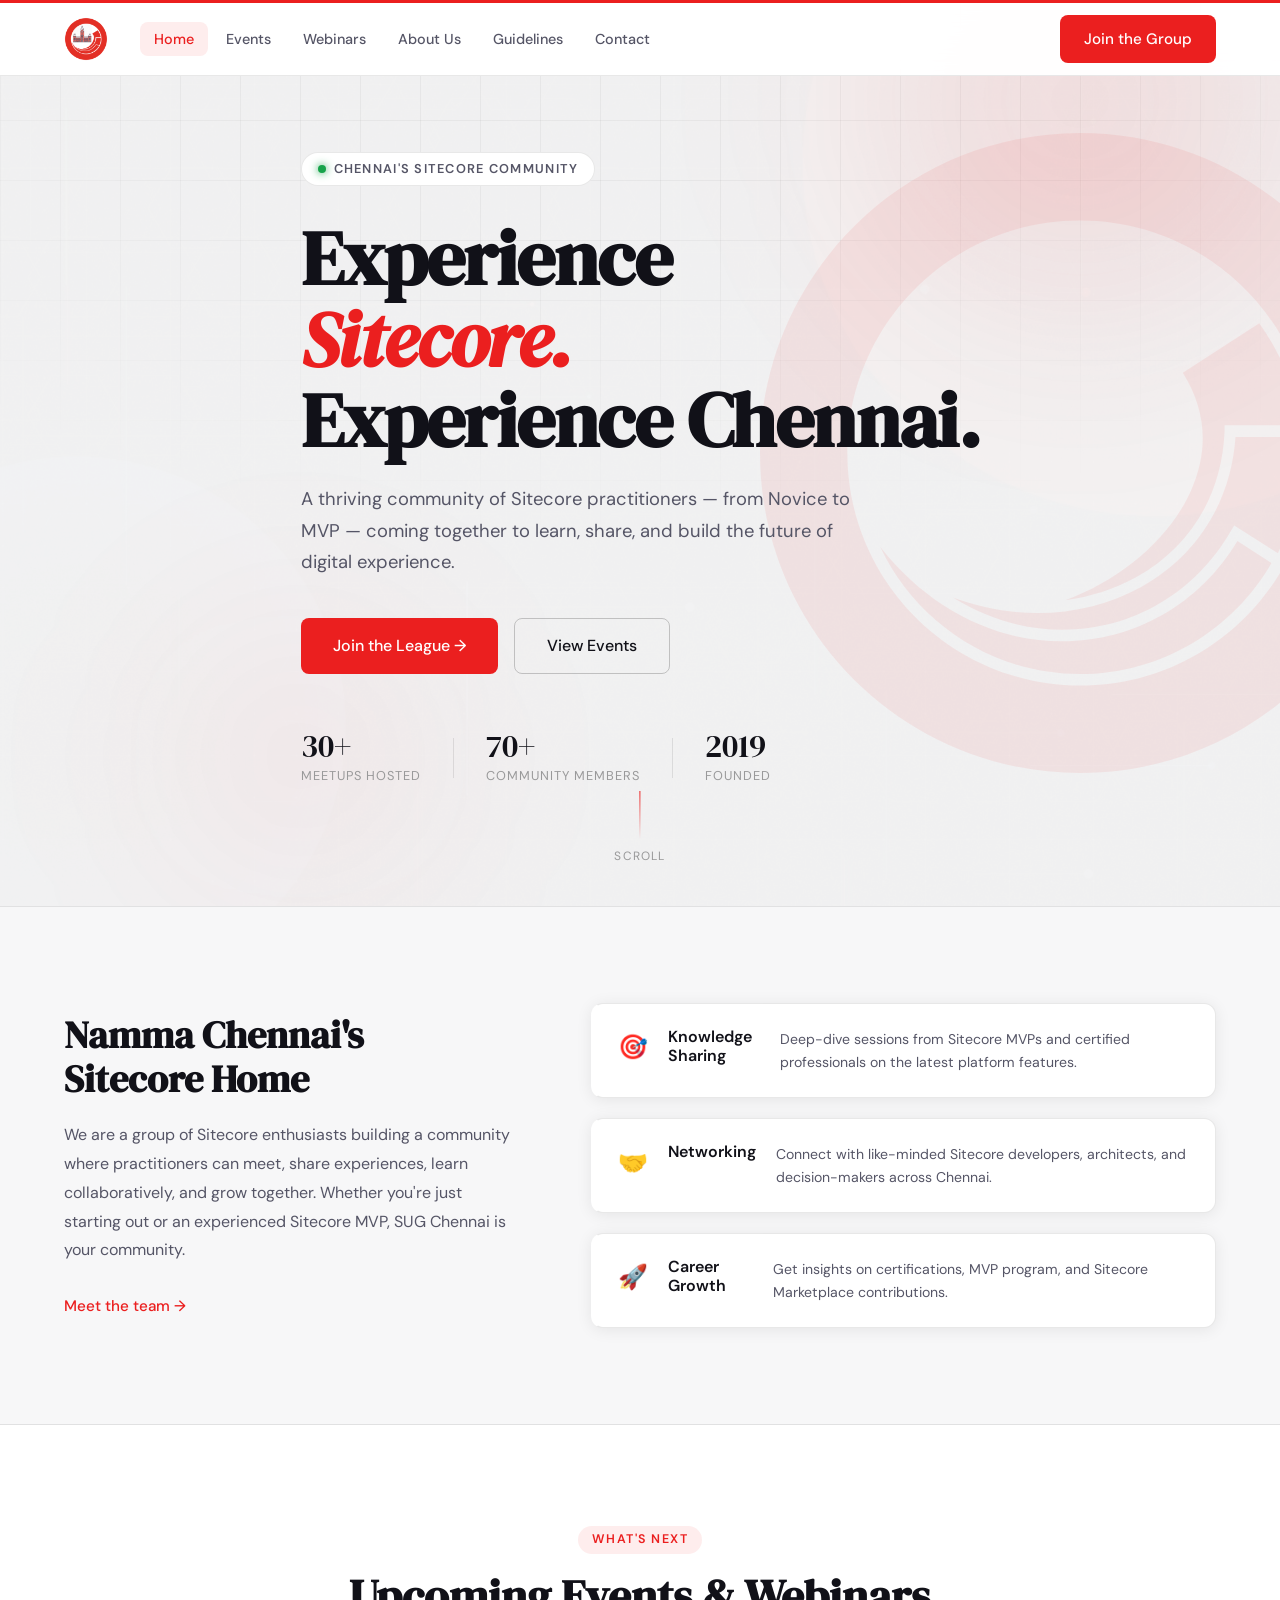
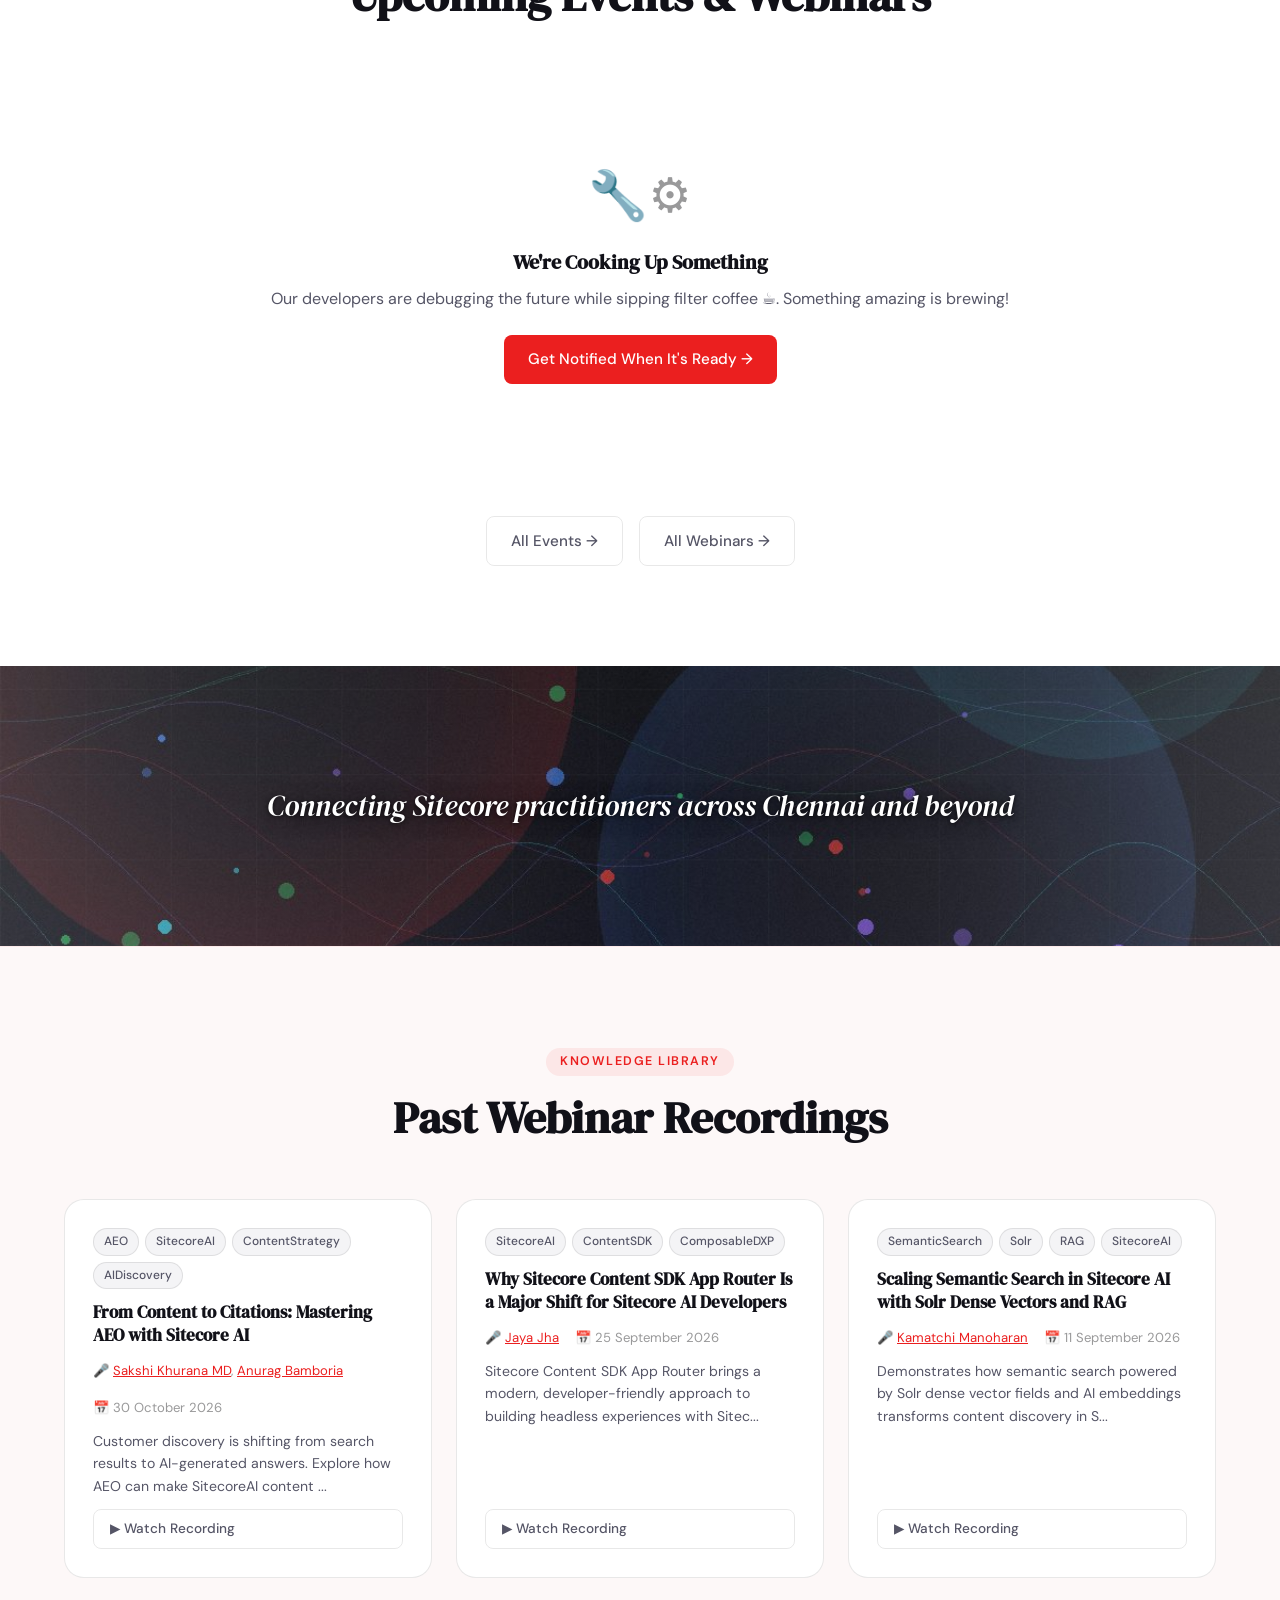
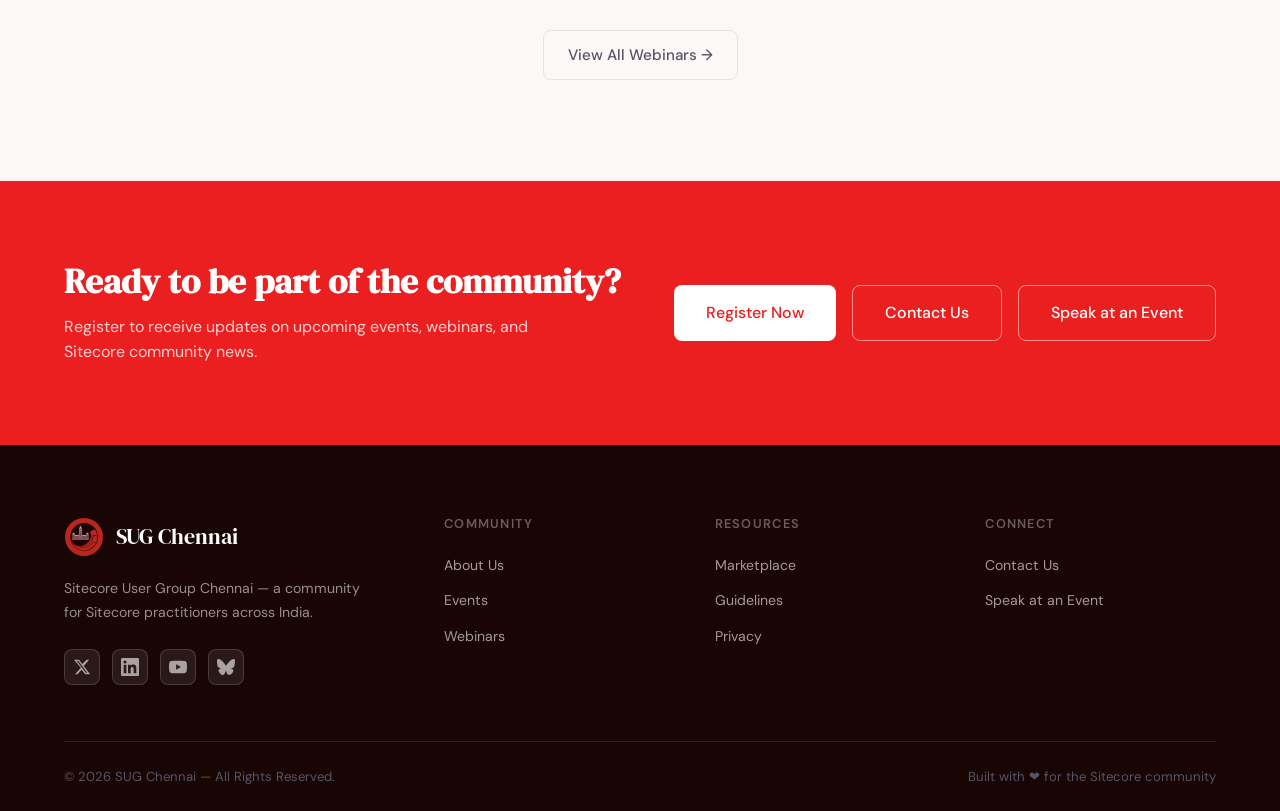
<file: index.html>
<!DOCTYPE html>
<html lang="en-IN">
<head>
  <meta charset="UTF-8"/>
  <meta http-equiv="X-UA-Compatible" content="IE=edge"/>
  <meta name="viewport" content="width=device-width, initial-scale=1.0"/>
  <!-- SEO -->
  <meta name="description" content="SUG Chennai is a community of Sitecore practitioners in India sharing knowledge through meetups, webinars, and open-source contributions."/>
  <meta name="keywords" content="Sitecore User Group, SUG Chennai, Sitecore community India, Sitecore meetup Chennai, XM Cloud, Sitecore webinar"/>
  <meta name="robots" content="index, follow"/>
  <link rel="canonical" href="https://www.sugchennai.co.in/"/>
  <!-- Open Graph -->
  <meta property="og:type" content="website"/>
  <meta property="og:site_name" content="SUG Chennai"/>
  <meta property="og:url" content="https://www.sugchennai.co.in/"/>
  <meta property="og:title" content="SUG Chennai – Sitecore User Group"/>
  <meta property="og:description" content="Experience Sitecore, Experience Chennai. Join the SUG Chennai community of Sitecore practitioners across India."/>
  <meta property="og:image" content="https://www.sugchennai.co.in/images/SugChennaiFullLogo.png"/>
  <meta property="og:locale" content="en_IN"/>
  <!-- Twitter Card -->
  <meta name="twitter:card" content="summary_large_image"/>
  <meta name="twitter:site" content="@sugchennai"/>
  <meta name="twitter:title" content="SUG Chennai – Sitecore User Group"/>
  <meta name="twitter:description" content="Experience Sitecore, Experience Chennai. Join the SUG Chennai community of Sitecore practitioners across India."/>
  <meta name="twitter:image" content="https://www.sugchennai.co.in/images/SugChennaiFullLogo.png"/>
  <title>SUG Chennai – Sitecore User Group</title>
  <meta property="og:url" content="https://www.sugchennai.co.in"/>
  <meta property="og:image" content="https://www.sugchennai.co.in/images/SugChennaiFullLogo.png"/>
  <meta name="twitter:image" content="https://www.sugchennai.co.in/images/SugChennaiFullLogo.png"/>
  <link rel="icon" href="images/favicon.png"/>
  <link rel="preconnect" href="https://fonts.googleapis.com"/>
  <link rel="preconnect" href="https://fonts.gstatic.com" crossorigin/>
  <link href="https://fonts.googleapis.com/css2?family=DM+Serif+Display:ital@0;1&family=DM+Sans:ital,opsz,wght@0,9..40,300;0,9..40,400;0,9..40,500;0,9..40,600;1,9..40,300&display=swap" rel="stylesheet"/>
  <link rel="stylesheet" href="style.css"/>

  <!-- Structured Data: Organization + WebSite -->
  <script type="application/ld+json">
  {
    "@context": "https://schema.org",
    "@graph": [
      {
        "@type": "Organization",
        "@id": "https://www.sugchennai.co.in/#organization",
        "name": "SUG Chennai",
        "alternateName": "Sitecore User Group Chennai",
        "url": "https://www.sugchennai.co.in",
        "logo": "https://www.sugchennai.co.in/images/logo.png",
        "description": "SUG Chennai is a community of Sitecore practitioners in India sharing knowledge through meetups, webinars, and open-source contributions.",
        "foundingDate": "2019",
        "areaServed": "India",
        "sameAs": [
          "https://twitter.com/sugchennai",
          "https://www.linkedin.com/groups/8679823/",
          "https://www.youtube.com/channel/UCOzk19JDPhqL1rsR-O8bP-g",
          "https://bsky.app/profile/sugchennai.bsky.social",
          "https://www.meetup.com/sitecore-user-group-chennai/"
        ]
      },
      {
        "@type": "WebSite",
        "@id": "https://www.sugchennai.co.in/#website",
        "url": "https://www.sugchennai.co.in",
        "name": "SUG Chennai",
        "publisher": {
          "@id": "https://www.sugchennai.co.in/#organization"
        }
      }
    ]
  }
  </script>
</head>
<body>

  <!-- NAV -->
  <!-- CONSISTENT HEADER ACROSS ALL PAGES -->
  <nav class="nav" id="nav">
    <div class="nav-inner">
      <a href="index.html" class="nav-logo">
        <img src="images/logo.png" alt="SUG Chennai" onerror="this.style.display='none'; this.nextElementSibling.style.display='flex'"/>
        <span class="logo-text" style="display:none">SUG<span class="accent">.</span></span>
      </a>
      <ul class="nav-links">
        <li><a href="index.html" class="active">Home</a></li>
        <li><a href="events.html">Events</a></li>
        <li><a href="webinar.html">Webinars</a></li>
        <li><a href="about.html">About Us</a></li>
        <li><a href="community-guidelines.html">Guidelines</a></li>
        <!-- <li><a href="https://www.meetup.com/sitecore-user-group-chennai/" target="_blank">Meetup</a></li> -->
        <li><a href="contact.html">Contact</a></li>
      </ul>
      <a href="https://forms.gle/367UHdCedxhCTSmX6" target="_blank" class="btn btn-primary nav-cta">Join the Group</a>
      <button class="hamburger" id="hamburger"><span></span><span></span><span></span></button>
    </div>
    <div class="mobile-menu" id="mobileMenu">
      <ul>
        <li><a href="index.html" class="active">Home</a></li>
        <li><a href="events.html">Events</a></li>
        <li><a href="webinar.html">Webinars</a></li>
        <li><a href="about.html">About Us</a></li>
        <li><a href="community-guidelines.html">Guidelines</a></li>
        <!-- <li><a href="https://www.meetup.com/sitecore-user-group-chennai/" target="_blank">Meetup</a></li> -->
        <li><a href="contact.html">Contact</a></li>
      </ul>
    </div>
  </nav>

  <!-- HERO -->
  <section class="hero">
    <div class="hero-bg">
      <div class="hero-img-bg"></div>
      <div class="hero-grid"></div>
      <div class="hero-orb hero-orb-1"></div>
      <div class="hero-orb hero-orb-2"></div>
      <!-- Sitecore logo — large decorative watermark, right side -->
      <img src="images/sitecorelogo.svg" class="hero-logo-watermark" alt="" aria-hidden="true"/>
    </div>
    <div class="container hero-content">
      <div class="hero-badge animate-in" style="animation-delay:0.1s">
        <span class="badge-dot"></span> Chennai's Sitecore Community
      </div>
      <h1 class="hero-title animate-in" style="animation-delay:0.2s">
        Experience<br/><em>Sitecore.</em><br/>Experience Chennai.
      </h1>
      <p class="hero-sub animate-in" style="animation-delay:0.35s">
        A thriving community of Sitecore practitioners — from Novice to MVP — coming together to learn, share, and build the future of digital experience.
      </p>
      <div class="hero-actions animate-in" style="animation-delay:0.5s">
        <a href="https://forms.gle/367UHdCedxhCTSmX6" target="_blank" class="btn btn-primary btn-large">Join the League →</a>
        <a href="events.html" class="btn btn-ghost btn-large" style="border-color:rgba(0,0,0,0.2);color:var(--text);">View Events</a>
      </div>
      <div class="hero-stats animate-in" style="animation-delay:0.65s">
        <div class="stat"><span class="stat-num">30+</span><span class="stat-label">Meetups Hosted</span></div>
        <div class="stat-divider"></div>
        <div class="stat"><span class="stat-num">70+</span><span class="stat-label">Community Members</span></div>
        <div class="stat-divider"></div>
        <div class="stat"><span class="stat-num">2019</span><span class="stat-label">Founded</span></div>
      </div>
    </div>
    <div class="hero-scroll-indicator">
      <div class="scroll-line"></div>
      <span>Scroll</span>
    </div>
  </section>

  <!-- ABOUT STRIP -->
  <section class="about-strip">
    <div class="container">
      <div class="about-strip-inner">
        <div class="about-strip-text">
          <h2>Namma Chennai's<br/>Sitecore Home</h2>
          <p>We are a group of Sitecore enthusiasts building a community where practitioners can meet, share experiences, learn collaboratively, and grow together. Whether you're just starting out or an experienced Sitecore MVP, SUG Chennai is your community.</p>
          <a href="about.html" class="link-arrow">Meet the team →</a>
        </div>
        <div class="about-strip-features">
          <div class="feature-card">
            <div class="feature-icon">🎯</div>
            <h3>Knowledge Sharing</h3>
            <p>Deep-dive sessions from Sitecore MVPs and certified professionals on the latest platform features.</p>
          </div>
          <div class="feature-card">
            <div class="feature-icon">🤝</div>
            <h3>Networking</h3>
            <p>Connect with like-minded Sitecore developers, architects, and decision-makers across Chennai.</p>
          </div>
          <div class="feature-card">
            <div class="feature-icon">🚀</div>
            <h3>Career Growth</h3>
            <p>Get insights on certifications, MVP program, and Sitecore Marketplace contributions.</p>
          </div>
        </div>
      </div>
    </div>
  </section>

  <!-- UPCOMING EVENTS -->
  <section class="section" id="upcoming">
    <div class="container">
      <div class="section-header">
        <div class="section-tag">What's Next</div>
        <h2 class="section-title">Upcoming Events & Webinars</h2>
      </div>
      <div class="upcoming-grid" id="upcomingGrid">
        <!-- Rendered by JS -->
        <div class="loading-placeholder">Loading events...</div>
      </div>
      <div class="section-footer">
        <a href="events.html" class="btn btn-outline">All Events →</a>
        <a href="webinar.html" class="btn btn-outline">All Webinars →</a>
      </div>
    </div>
  </section>

  <!-- TECH VISUAL BREAK -->
  <div class="img-break">
    <img src="images/tech/network-abstract.jpg" alt="Technology network visualization" loading="lazy"/>
    <div class="img-break-overlay">
      <div class="img-break-text">
        <span>Connecting Sitecore practitioners across Chennai and beyond</span>
      </div>
    </div>
  </div>

  <!-- RECENT WEBINARS -->
  <section class="section section-alt" id="webinars">
    <div class="container">
      <div class="section-header">
        <div class="section-tag">Knowledge Library</div>
        <h2 class="section-title">Past Webinar Recordings</h2>
      </div>
      <div class="webinar-grid" id="webinarGrid">
        <!-- Rendered by JS -->
      </div>
      <div class="section-footer">
        <a href="webinar.html" class="btn btn-outline">View All Webinars →</a>
      </div>
    </div>
  </section>

  <!-- JOIN CTA -->
  <section class="cta-section">
    <div class="container">
      <div class="cta-inner">
        <div class="cta-text">
          <h2>Ready to be part of the community?</h2>
          <p>Register to receive updates on upcoming events, webinars, and Sitecore community news.</p>
        </div>
        <div class="cta-actions">
          <a href="https://forms.gle/367UHdCedxhCTSmX6" target="_blank" class="btn btn-primary btn-large">Register Now</a>
          <a href="https://forms.gle/Ffnz8gtoyaacFeqo8" target="_blank" class="btn btn-ghost btn-large">Contact Us</a>
          <a href="https://forms.gle/ue5XsTCNhnE5Gtj58" target="_blank" class="btn btn-ghost btn-large">Speak at an Event</a>
        </div>
      </div>
    </div>
  </section>

  <!-- FOOTER -->
  <!-- CONSISTENT FOOTER ACROSS ALL PAGES -->
  <footer class="footer">
    <div class="container">
      <div class="footer-top">
        <div class="footer-brand">
          <div style="display:flex;align-items:center;gap:12px;margin-bottom:4px;">
            <img src="images/logo.png" width="40" height="40" alt="SUG Chennai" style="opacity:0.8;"/>
            <span class="footer-logo">SUG Chennai</span>
          </div>
          <p>Sitecore User Group Chennai — a community for Sitecore practitioners across India.</p>
          <div class="social-links">
            <a href="https://twitter.com/sugchennai" target="_blank" aria-label="Twitter"><svg viewBox="0 0 24 24" width="18" height="18" fill="currentColor"><path d="M18.244 2.25h3.308l-7.227 8.26 8.502 11.24H16.17l-4.714-6.231-5.401 6.231H2.744l7.73-8.835L1.254 2.25H8.08l4.259 5.631zm-1.161 17.52h1.833L7.084 4.126H5.117z"/></svg></a>
            <a href="https://www.linkedin.com/groups/8679823/" target="_blank" aria-label="LinkedIn"><svg viewBox="0 0 24 24" width="18" height="18" fill="currentColor"><path d="M20.447 20.452h-3.554v-5.569c0-1.328-.027-3.037-1.852-3.037-1.853 0-2.136 1.445-2.136 2.939v5.667H9.351V9h3.414v1.561h.046c.477-.9 1.637-1.85 3.37-1.85 3.601 0 4.267 2.37 4.267 5.455v6.286zM5.337 7.433a2.062 2.062 0 01-2.063-2.065 2.064 2.064 0 112.063 2.065zm1.782 13.019H3.555V9h3.564v11.452zM22.225 0H1.771C.792 0 0 .774 0 1.729v20.542C0 23.227.792 24 1.771 24h20.451C23.2 24 24 23.227 24 22.271V1.729C24 .774 23.2 0 22.222 0h.003z"/></svg></a>
            <a href="https://www.youtube.com/channel/UCOzk19JDPhqL1rsR-O8bP-g" target="_blank" aria-label="YouTube"><svg viewBox="0 0 24 24" width="18" height="18" fill="currentColor"><path d="M23.498 6.186a3.016 3.016 0 00-2.122-2.136C19.505 3.545 12 3.545 12 3.545s-7.505 0-9.377.505A3.017 3.017 0 00.502 6.186C0 8.07 0 12 0 12s0 3.93.502 5.814a3.016 3.016 0 002.122 2.136c1.871.505 9.376.505 9.376.505s7.505 0 9.377-.505a3.015 3.015 0 002.122-2.136C24 15.93 24 12 24 12s0-3.93-.502-5.814zM9.545 15.568V8.432L15.818 12l-6.273 3.568z"/></svg></a>
            <a href="https://bsky.app/profile/sugchennai.bsky.social" target="_blank" aria-label="Bluesky"><svg viewBox="0 0 24 24" width="18" height="18" fill="currentColor"><path d="M12 10.8c-1.087-2.114-4.046-6.053-6.798-7.995C2.566.944 1.561 1.266.902 1.565.139 1.908 0 3.08 0 3.768c0 .69.378 5.65.624 6.479.815 2.736 3.713 3.66 6.383 3.364.136-.02.275-.039.415-.056-.138.022-.276.04-.415.056-3.912.58-7.387 2.005-2.83 7.078 5.013 5.19 6.87-1.113 7.823-4.308.953 3.195 2.05 9.271 7.733 4.308 4.267-4.308 1.172-6.498-2.74-7.078a8.741 8.741 0 0 1-.415-.056c.14.017.279.036.415.056 2.67.297 5.568-.628 6.383-3.364.246-.828.624-5.79.624-6.478 0-.69-.139-1.861-.902-2.204-.659-.298-1.664-.62-4.3 1.24C16.046 4.748 13.087 8.687 12 10.8Z"/></svg></a>
          </div>
        </div>
        <div class="footer-links">
          <div class="footer-col">
            <h4>Community</h4>
            <ul>
              <li><a href="about.html">About Us</a></li>
              <li><a href="events.html">Events</a></li>
              <li><a href="webinar.html">Webinars</a></li>
            </ul>
          </div>
          <div class="footer-col">
            <h4>Resources</h4>
            <ul>
              <li><a href="market-place-contribution.html">Marketplace</a></li>
              <li><a href="community-guidelines.html">Guidelines</a></li>
              <li><a href="privacy-policy.html">Privacy</a></li>
            </ul>
          </div>
          <div class="footer-col">
            <h4>Connect</h4>
            <ul>
              <li><a href="https://forms.gle/Ffnz8gtoyaacFeqo8" target="_blank">Contact Us</a></li>
              <li><a href="https://forms.gle/ue5XsTCNhnE5Gtj58" target="_blank">Speak at an Event</a></li>
            </ul>
          </div>
        </div>
      </div>
      <div class="footer-bottom">
        <p>© <span class="current-year"></span> SUG Chennai — All Rights Reserved.</p>
        <p>Built with ❤️ for the Sitecore community</p>
      </div>
    </div>
  </footer>

  <script>
    // Update current year in footer
    document.querySelector('.current-year').textContent = new Date().getFullYear();

    // Sticky nav on scroll
    let lastScroll = 0;
    window.addEventListener('scroll', () => {
      const nav = document.getElementById('nav');
      if (window.scrollY > 100) {
        nav.style.boxShadow = '0 4px 20px rgba(0,0,0,0.1)';
      } else {
        nav.style.boxShadow = '0 2px 12px rgba(0,0,0,0.06)';
      }
    });
  </script>

  <script src="data.js"></script>
  <script src="main.js"></script>
  <script>
    // Render upcoming events & webinars on homepage
    document.addEventListener('DOMContentLoaded', function() {
      // Get current date and time
      const now = new Date();
      
      // Filter for truly future events/webinars (considering date AND time)
      const upcoming = [
        ...SUGData.events.filter(e => {
          const eventDateTime = new Date(e.date);
          // Parse time from format like "5:00 PM - 6:00 PM IST"
          const timeMatch = e.time.match(/(\d+):(\d+)\s*(AM|PM)/i);
          if (timeMatch) {
            let hours = parseInt(timeMatch[1]);
            const minutes = parseInt(timeMatch[2]);
            const period = timeMatch[3].toUpperCase();
            
            // Convert to 24-hour format
            if (period === 'PM' && hours !== 12) hours += 12;
            if (period === 'AM' && hours === 12) hours = 0;
            
            eventDateTime.setHours(hours, minutes, 0, 0);
          }
          
          return eventDateTime > now;
        }).map(e => ({...e, type:'event'})),
        
        ...SUGData.webinars.filter(w => {
          const webinarDateTime = new Date(w.date);
          // Parse time from format like "5:00 PM - 6:00 PM IST"
          const timeMatch = w.time.match(/(\d+):(\d+)\s*(AM|PM)/i);
          if (timeMatch) {
            let hours = parseInt(timeMatch[1]);
            const minutes = parseInt(timeMatch[2]);
            const period = timeMatch[3].toUpperCase();
            
            // Convert to 24-hour format
            if (period === 'PM' && hours !== 12) hours += 12;
            if (period === 'AM' && hours === 12) hours = 0;
            
            webinarDateTime.setHours(hours, minutes, 0, 0);
          }
          
          return webinarDateTime > now;
        }).map(w => ({...w, type:'webinar'}))
      ].sort((a,b) => new Date(a.date) - new Date(b.date));

      const grid = document.getElementById('upcomingGrid');
      if (upcoming.length === 0) {
        grid.innerHTML = `
          <div class="empty-state" style="grid-column: 1 / -1; text-align: center; padding: 80px 24px;">
            <div style="font-size: 48px; margin-bottom: 16px;">🔧⚙️</div>
            <h3 style="margin: 0 0 12px 0; color: var(--text); font-size: 20px;">We're Cooking Up Something</h3>
            <p style="margin: 0 0 24px 0; color: var(--text-muted); font-size: 16px;">Our developers are debugging the future while sipping filter coffee ☕. Something amazing is brewing!</p>
            <a href="https://forms.gle/367UHdCedxhCTSmX6" target="_blank" class="btn btn-primary" style="display: inline-block; color: white !important;">Get Notified When It's Ready →</a>
          </div>
        `;
      } else {
        grid.innerHTML = upcoming.slice(0,3).map(item => renderUpcomingCard(item)).join('');
      }

      // Render most recent completed webinars (newest first)
      const webinarGrid = document.getElementById('webinarGrid');
      const completed = SUGData.webinars
        .filter(w => w.status === 'completed')
        .sort((a, b) => new Date(b.date) - new Date(a.date)) // Sort newest first
        .slice(0,3);
      
      webinarGrid.innerHTML = completed.map(w => {
        const speakersHtml = (w.speakers || []).map(s => {
          const name = typeof s === 'object' ? s.name : s;
          const url  = typeof s === 'object' ? s.linkedin : null;
          return url
            ? `<a href="${url}" target="_blank" rel="noopener" style="color:var(--accent);text-decoration:underline;">${name}</a>`
            : name;
        }).join(', ');
        return `
          <div class="webinar-card">
            <div class="webinar-tags">${(w.tags || []).map(t => `<span class="tag">${t}</span>`).join('')}</div>
            <h3>${w.title}</h3>
            <div class="webinar-meta">
              ${speakersHtml ? `<span>🎤 ${speakersHtml}</span>` : ''}
              <span>📅 ${formatDate(w.date)}</span>
            </div>
            <p>${w.description.substring(0, 120)}...</p>
            ${w.youtubeId && w.youtubeId.length === 11 ? `<a href="https://www.youtube.com/watch?v=${w.youtubeId}" target="_blank" class="btn btn-sm btn-outline">▶ Watch Recording</a>` : ''}
          </div>
        `;
      }).join('');
    });

    function renderUpcomingCard(item) {
      const isEvent = item.type === 'event';
        const speakersHtml = (item.speakers || []).map(s => {
        const name = typeof s === 'object' ? s.name : s;
        const url  = typeof s === 'object' ? s.linkedin : null;
        return url
          ? `<a href="${url}" target="_blank" rel="noopener" style="color:var(--accent);text-decoration:underline;">${name}</a>`
          : name;
      }).join(', ');
      
      // Build action buttons
      let buttonsHtml = '';
      if (isEvent) {
        const buttons = [];
        if (item.meetingLink) {
          buttons.push(`<a href="${item.meetingLink}" target="_blank" class="btn btn-primary">Join Now →</a>`);
        }
        if (item.registerLink) {
          buttons.push(`<a href="${item.registerLink}" target="_blank" class="btn btn-primary">Register →</a>`);
        }
        if (buttons.length > 0) {
          buttonsHtml = `<div class="upcoming-card-buttons">${buttons.join('')}</div>`;
        }
      } else {
        // For webinars, keep the single register button if available
        if (item.registerLink) {
          buttonsHtml = `<a href="${item.registerLink}" target="_blank" class="btn btn-primary">Register →</a>`;
        }
      }
      
      return `
        <div class="upcoming-card upcoming-card--${item.type}">
          <div class="upcoming-card-type">${isEvent ? '📍 In-Person / Online Event' : '🖥 Live Webinar'}</div>
          <div class="upcoming-card-date">${formatDate(item.date)}</div>
          <h3>${item.title}</h3>
          <p>${item.description.substring(0, 130)}...</p>
          <div class="upcoming-card-meta">
             ${isEvent
              ? `<span>🕐 ${item.time}</span><span>📍 ${item.venue}</span>${speakersHtml ? `<span>🎤 ${speakersHtml}</span>` : ''}`
              : `<span>🕐 ${item.time}</span>${speakersHtml ? `<span>🎤 ${speakersHtml}</span>` : ''}`}
          </div>
          <div class="upcoming-card-tags">${(item.tags||[]).map(t=>`<span class="tag">${t}</span>`).join('')}</div>
          ${buttonsHtml}
        </div>
      `;
    }

    function formatDate(dateStr) {
      return new Date(dateStr).toLocaleDateString('en-IN', {day:'numeric', month:'long', year:'numeric'});
    }
  </script>
</body>
</html>
</file>
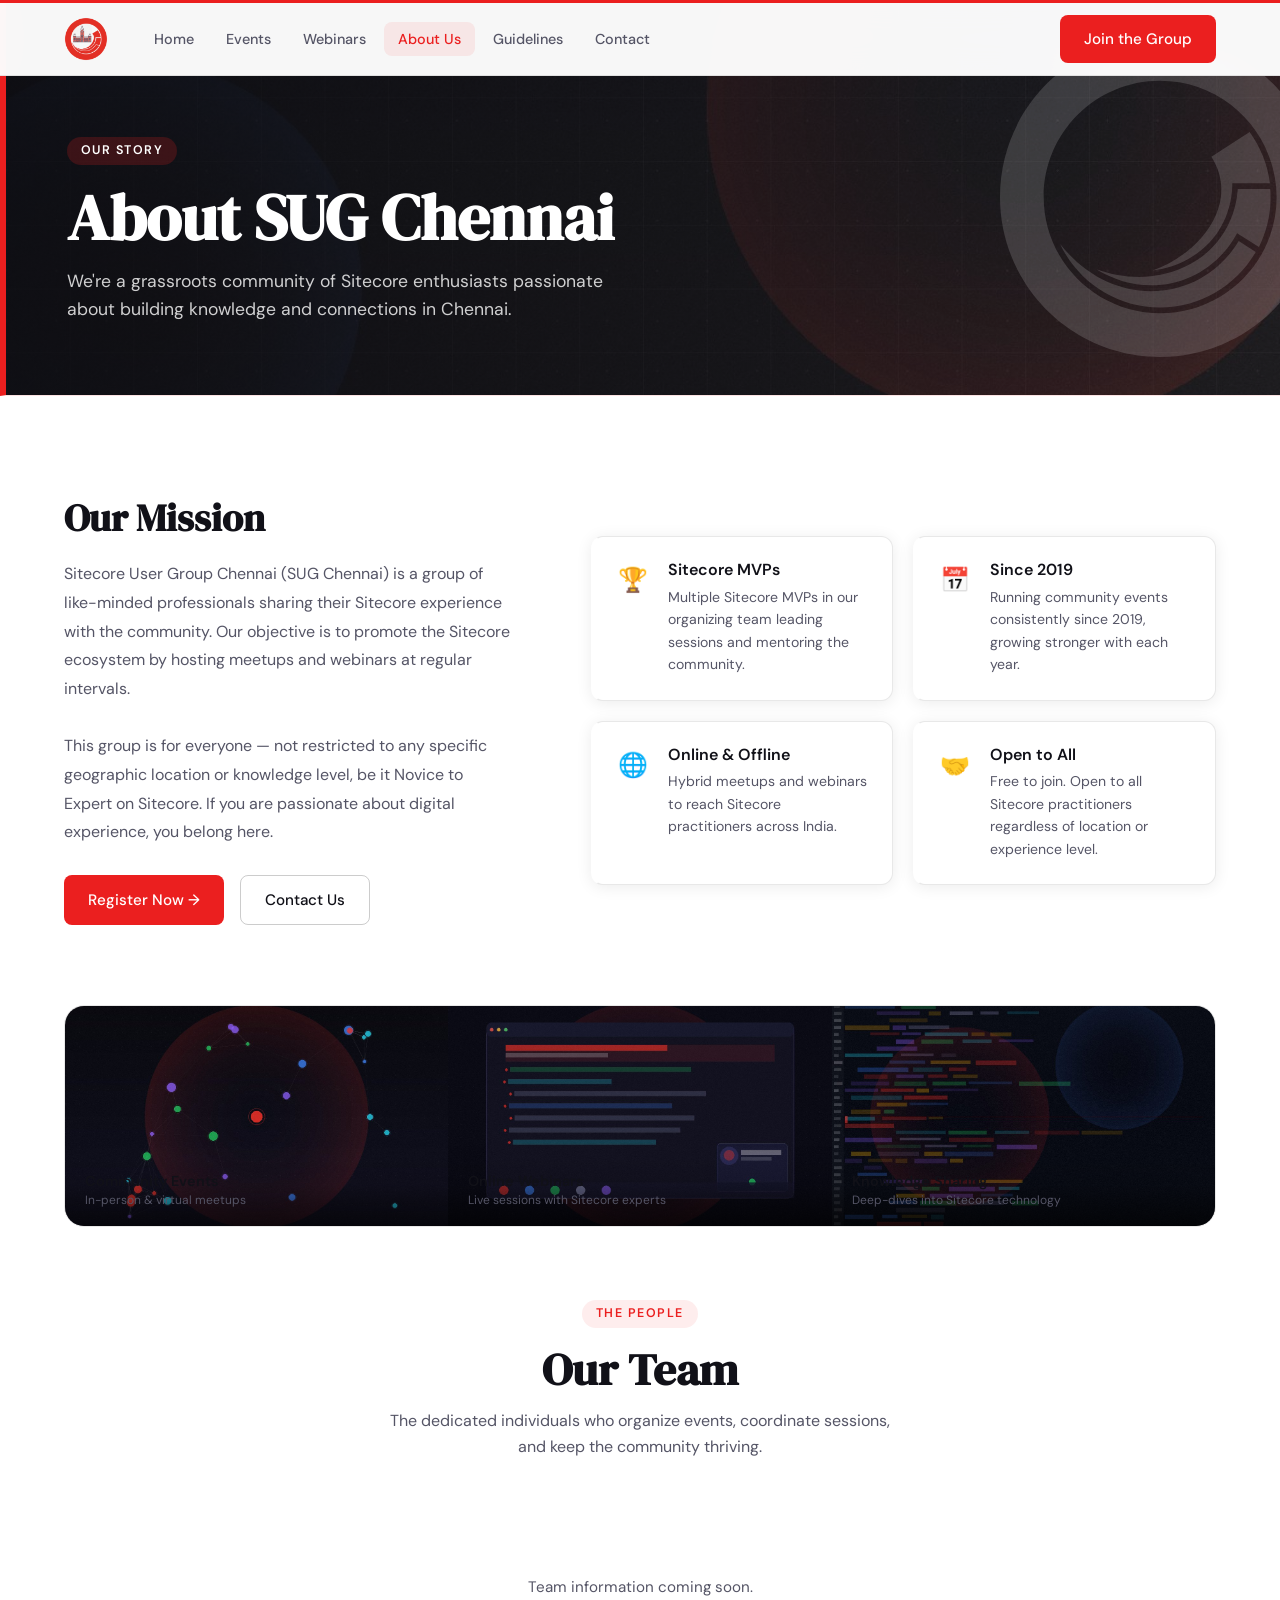
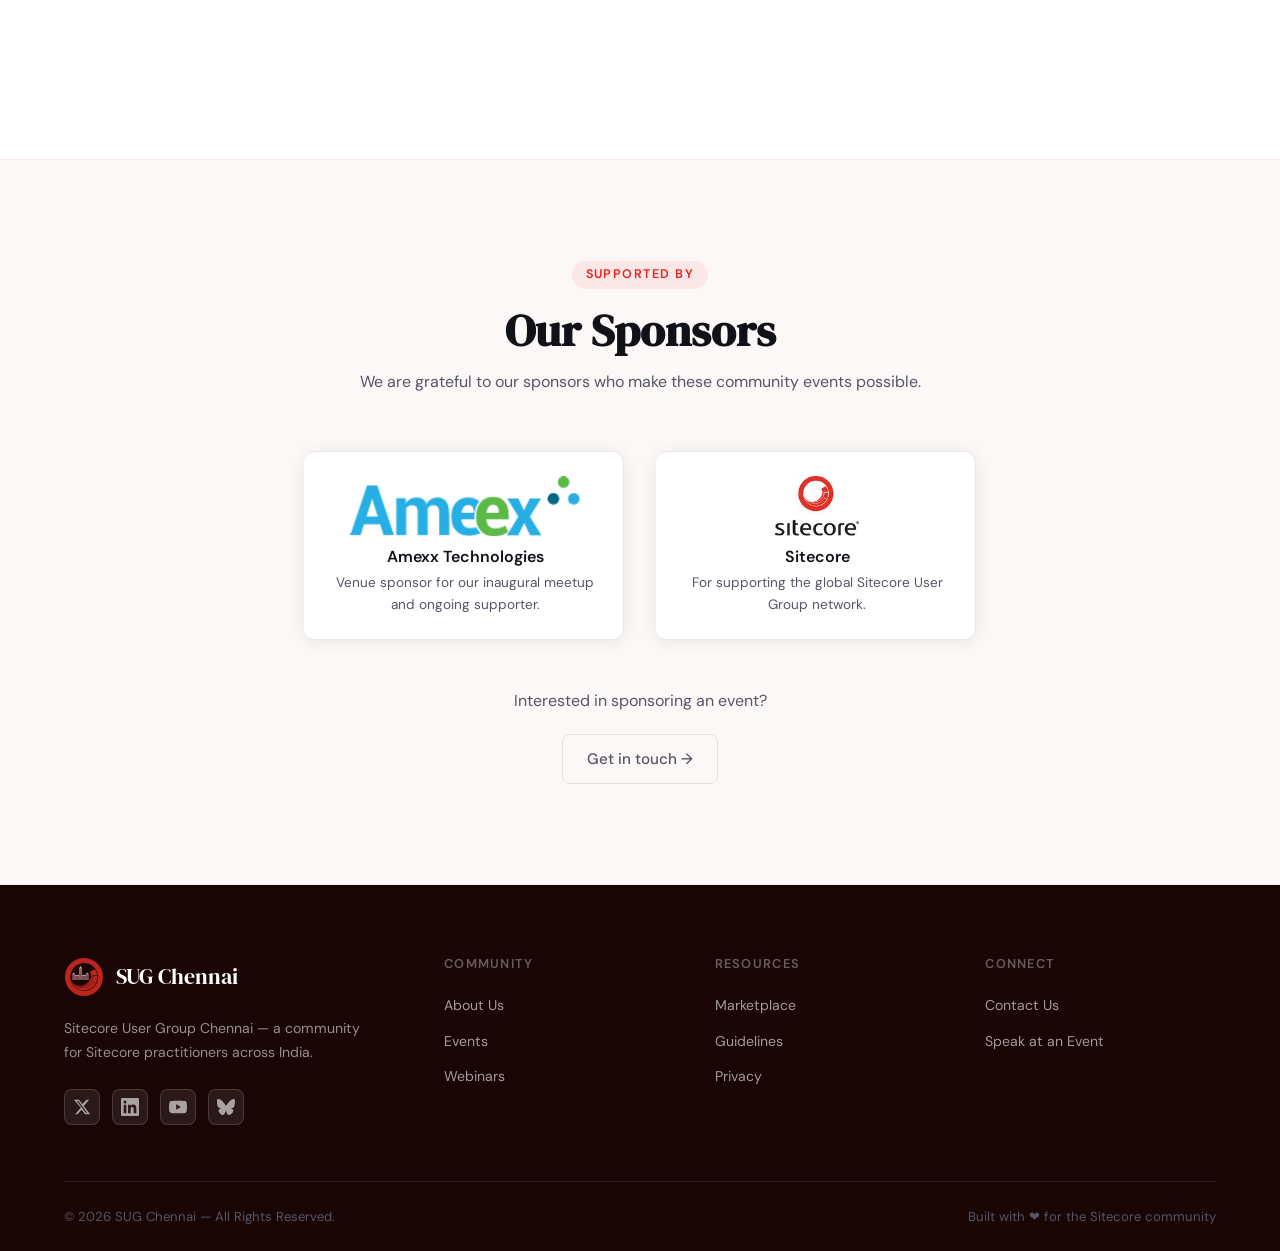
<file: about.html>
<!DOCTYPE html>
<html lang="en-IN">
<head>
  <meta charset="UTF-8"/>
  <meta name="viewport" content="width=device-width, initial-scale=1.0"/>
  <!-- SEO -->
  <meta name="description" content="Meet the team behind SUG Chennai — organizers, Sitecore MVPs, and community members driving the Sitecore ecosystem in India."/>
  <meta name="keywords" content="SUG Chennai team, Sitecore MVP India, Sitecore User Group organizers, Mohamed Nizarudeen, Kishore Yatheendra"/>
  <meta name="robots" content="index, follow"/>
  <link rel="canonical" href="https://www.sugchennai.co.in/about.html"/>
  <!-- Open Graph -->
  <meta property="og:type" content="website"/>
  <meta property="og:site_name" content="SUG Chennai"/>
  <meta property="og:url" content="https://www.sugchennai.co.in/about.html"/>
  <meta property="og:title" content="About SUG Chennai"/>
  <meta property="og:description" content="Meet the organizers and team behind SUG Chennai — India's active Sitecore User Group."/>
  <meta property="og:image" content="https://www.sugchennai.co.in/images/tech/about-banner.jpg"/>
  <meta property="og:locale" content="en_IN"/>
  <!-- Twitter Card -->
  <meta name="twitter:card" content="summary_large_image"/>
  <meta name="twitter:site" content="@sugchennai"/>
  <meta name="twitter:title" content="About SUG Chennai"/>
  <meta name="twitter:description" content="Meet the organizers and team behind SUG Chennai — India's active Sitecore User Group."/>
  <meta name="twitter:image" content="https://www.sugchennai.co.in/images/tech/about-banner.jpg"/>
  <title>About Us – SUG Chennai | Sitecore User Group</title>
  <link rel="icon" href="images/favicon.png"/>
  <link rel="preconnect" href="https://fonts.googleapis.com"/>
  <link rel="preconnect" href="https://fonts.gstatic.com" crossorigin/>
  <link href="https://fonts.googleapis.com/css2?family=DM+Serif+Display:ital@0;1&family=DM+Sans:ital,opsz,wght@0,9..40,300;0,9..40,400;0,9..40,500;0,9..40,600;1,9..40,300&display=swap" rel="stylesheet"/>
  <link rel="stylesheet" href="style.css"/>
</head>
<body>
  <!-- CONSISTENT HEADER ACROSS ALL PAGES -->
  <nav class="nav" id="nav">
    <div class="nav-inner">
      <a href="index.html" class="nav-logo">
        <img src="images/logo.png" alt="SUG Chennai" onerror="this.style.display='none'; this.nextElementSibling.style.display='flex'"/>
        <span class="logo-text" style="display:none">SUG<span class="accent">.</span></span>
      </a>
      <ul class="nav-links">
        <li><a href="index.html">Home</a></li>
        <li><a href="events.html">Events</a></li>
        <li><a href="webinar.html">Webinars</a></li>
        <li><a href="about.html" class="active">About Us</a></li>
        <li><a href="community-guidelines.html">Guidelines</a></li>
        <!-- <li><a href="https://www.meetup.com/sitecore-user-group-chennai/" target="_blank">Meetup</a></li> -->
        <li><a href="contact.html">Contact</a></li>
      </ul>
      <a href="https://forms.gle/367UHdCedxhCTSmX6" target="_blank" class="btn btn-primary nav-cta">Join the Group</a>
      <button class="hamburger" id="hamburger"><span></span><span></span><span></span></button>
    </div>
    <div class="mobile-menu" id="mobileMenu">
      <ul>
        <li><a href="index.html">Home</a></li>
        <li><a href="events.html">Events</a></li>
        <li><a href="webinar.html">Webinars</a></li>
        <li><a href="about.html" class="active">About Us</a></li>
        <li><a href="community-guidelines.html">Guidelines</a></li>
        <!-- <li><a href="https://www.meetup.com/sitecore-user-group-chennai/" target="_blank">Meetup</a></li> -->
        <li><a href="contact.html">Contact</a></li>
      </ul>
    </div>
  </nav>

  <div class="page-hero" style="position:relative;overflow:hidden;">
    <div class="page-hero-img" style="background-image:url('images/tech/about-banner.jpg')"></div>
    <div style="position:absolute;inset:0;background:linear-gradient(to right, rgba(10,10,15,0.82) 0%, rgba(10,10,15,0.5) 60%, rgba(10,10,15,0.2) 100%);z-index:0;"></div>
    <img src="images/sitecorelogo.svg" aria-hidden="true" style="position:absolute;right:-40px;top:50%;transform:translateY(-50%);width:320px;height:320px;opacity:0.15;pointer-events:none;filter:brightness(10);z-index:1;"/>
    <div class="container" style="position:relative;z-index:2;">
      <div class="section-tag" style="background:rgba(235,31,31,0.2);color:#fff;">Our Story</div>
      <h1 style="color:#fff;">About SUG Chennai</h1>
      <p style="color:rgba(255,255,255,0.8);">We're a grassroots community of Sitecore enthusiasts passionate about building knowledge and connections in Chennai.</p>
    </div>
  </div>

  <!-- MISSION -->
  <section class="section">
    <div class="container">
      <div class="about-strip-inner" style="margin-bottom:80px;">
        <div class="about-strip-text">
          <h2>Our Mission</h2>
          <p>Sitecore User Group Chennai (SUG Chennai) is a group of like-minded professionals sharing their Sitecore experience with the community. Our objective is to promote the Sitecore ecosystem by hosting meetups and webinars at regular intervals.</p>
          <p style="margin-top:16px;">This group is for everyone — not restricted to any specific geographic location or knowledge level, be it Novice to Expert on Sitecore. If you are passionate about digital experience, you belong here.</p>
          <div style="display:flex;gap:16px;margin-top:28px;flex-wrap:wrap;">
            <a href="https://forms.gle/367UHdCedxhCTSmX6" target="_blank" class="btn btn-primary">Register Now →</a>
            <a href="https://forms.gle/Ffnz8gtoyaacFeqo8" target="_blank" class="btn btn-ghost">Contact Us</a>
          </div>
        </div>
        <div style="display:grid;grid-template-columns:1fr 1fr;gap:20px;">
          <div class="feature-card">
            <div class="feature-icon">🏆</div>
            <div>
              <h3>Sitecore MVPs</h3>
              <p>Multiple Sitecore MVPs in our organizing team leading sessions and mentoring the community.</p>
            </div>
          </div>
          <div class="feature-card">
            <div class="feature-icon">📅</div>
            <div>
              <h3>Since 2019</h3>
              <p>Running community events consistently since 2019, growing stronger with each year.</p>
            </div>
          </div>
          <div class="feature-card">
            <div class="feature-icon">🌐</div>
            <div>
              <h3>Online & Offline</h3>
              <p>Hybrid meetups and webinars to reach Sitecore practitioners across India.</p>
            </div>
          </div>
          <div class="feature-card">
            <div class="feature-icon">🤝</div>
            <div>
              <h3>Open to All</h3>
              <p>Free to join. Open to all Sitecore practitioners regardless of location or experience level.</p>
            </div>
          </div>
        </div>
      </div>

      <!-- IMAGE FEATURE GRID -->
      <div class="img-feature-grid scroll-reveal">
        <div class="img-feature-item">
          <img src="images/tech/meetup-community.jpg" alt="Community networking visualization" loading="lazy"/>
          <div class="img-feature-caption">
            <h4>Community Events</h4>
            <p>In-person & virtual meetups</p>
          </div>
        </div>
        <div class="img-feature-item">
          <img src="images/tech/webinar-online.jpg" alt="Online webinar platform" loading="lazy"/>
          <div class="img-feature-caption">
            <h4>Online Webinars</h4>
            <p>Live sessions with Sitecore experts</p>
          </div>
        </div>
        <div class="img-feature-item">
          <img src="images/tech/code-abstract.jpg" alt="Code and development" loading="lazy"/>
          <div class="img-feature-caption">
            <h4>Knowledge Sharing</h4>
            <p>Deep-dives into Sitecore technology</p>
          </div>
        </div>
      </div>

      <!-- TEAM -->
      <div class="section-header" style="margin-top:72px;">
        <div class="section-tag">The People</div>
        <h2 class="section-title">Our Team</h2>
        <p style="margin: 0 auto; max-width:500px;">The dedicated individuals who organize events, coordinate sessions, and keep the community thriving.</p>
      </div>
      <div class="team-grid" id="teamGrid">
        <!-- Rendered by JS -->
      </div>
    </div>
  </section>

  <!-- SPONSORS -->
  <section class="section section-alt">
    <div class="container">
      <div class="section-header">
        <div class="section-tag">Supported By</div>
        <h2 class="section-title">Our Sponsors</h2>
        <p>We are grateful to our sponsors who make these community events possible.</p>
      </div>
      <div style="display:flex;gap:32px;flex-wrap:wrap;justify-content:center;align-items:center;margin-top:40px;">
        <div class="feature-card" style="flex:1;min-width:220px;max-width:320px;justify-content:center;text-align:center;">
          <div>
            <img src="images/sponsors/amexx.png" alt="Amexx Technologies" style="height:60px;width:auto;margin:0 auto 12px;" onerror="this.style.display='none'"/>
            <h3>Amexx Technologies</h3>
            <p style="font-size:0.85rem;">Venue sponsor for our inaugural meetup and ongoing supporter.</p>
          </div>
        </div>
        <div class="feature-card" style="flex:1;min-width:220px;max-width:320px;justify-content:center;text-align:center;">
          <div>
            <img src="images/sponsors/sitecore.jpg" alt="Sitecore" style="height:60px;width:auto;margin:0 auto 12px;" onerror="this.style.display='none'"/>
            <h3>Sitecore</h3>
            <p style="font-size:0.85rem;">For supporting the global Sitecore User Group network.</p>
          </div>
        </div>
      </div>
      <div style="text-align:center;margin-top:48px;">
        <p style="margin-bottom:20px;">Interested in sponsoring an event?</p>
        <a href="https://forms.gle/Ffnz8gtoyaacFeqo8" target="_blank" class="btn btn-outline">Get in touch →</a>
      </div>
    </div>
  </section>

  <!-- CONSISTENT FOOTER ACROSS ALL PAGES -->
  <footer class="footer">
    <div class="container">
      <div class="footer-top">
        <div class="footer-brand">
          <div style="display:flex;align-items:center;gap:12px;margin-bottom:4px;">
            <img src="images/logo.png" width="40" height="40" alt="SUG Chennai" style="opacity:0.8;"/>
            <span class="footer-logo">SUG Chennai</span>
          </div>
          <p>Sitecore User Group Chennai — a community for Sitecore practitioners across India.</p>
          <div class="social-links">
            <a href="https://twitter.com/sugchennai" target="_blank" aria-label="Twitter"><svg viewBox="0 0 24 24" width="18" height="18" fill="currentColor"><path d="M18.244 2.25h3.308l-7.227 8.26 8.502 11.24H16.17l-4.714-6.231-5.401 6.231H2.744l7.73-8.835L1.254 2.25H8.08l4.259 5.631zm-1.161 17.52h1.833L7.084 4.126H5.117z"/></svg></a>
            <a href="https://www.linkedin.com/groups/8679823/" target="_blank" aria-label="LinkedIn"><svg viewBox="0 0 24 24" width="18" height="18" fill="currentColor"><path d="M20.447 20.452h-3.554v-5.569c0-1.328-.027-3.037-1.852-3.037-1.853 0-2.136 1.445-2.136 2.939v5.667H9.351V9h3.414v1.561h.046c.477-.9 1.637-1.85 3.37-1.85 3.601 0 4.267 2.37 4.267 5.455v6.286zM5.337 7.433a2.062 2.062 0 01-2.063-2.065 2.064 2.064 0 112.063 2.065zm1.782 13.019H3.555V9h3.564v11.452zM22.225 0H1.771C.792 0 0 .774 0 1.729v20.542C0 23.227.792 24 1.771 24h20.451C23.2 24 24 23.227 24 22.271V1.729C24 .774 23.2 0 22.222 0h.003z"/></svg></a>
            <a href="https://www.youtube.com/channel/UCOzk19JDPhqL1rsR-O8bP-g" target="_blank" aria-label="YouTube"><svg viewBox="0 0 24 24" width="18" height="18" fill="currentColor"><path d="M23.498 6.186a3.016 3.016 0 00-2.122-2.136C19.505 3.545 12 3.545 12 3.545s-7.505 0-9.377.505A3.017 3.017 0 00.502 6.186C0 8.07 0 12 0 12s0 3.93.502 5.814a3.016 3.016 0 002.122 2.136c1.871.505 9.376.505 9.376.505s7.505 0 9.377-.505a3.015 3.015 0 002.122-2.136C24 15.93 24 12 24 12s0-3.93-.502-5.814zM9.545 15.568V8.432L15.818 12l-6.273 3.568z"/></svg></a>
            <a href="https://bsky.app/profile/sugchennai.bsky.social" target="_blank" aria-label="Bluesky"><svg viewBox="0 0 24 24" width="18" height="18" fill="currentColor"><path d="M12 10.8c-1.087-2.114-4.046-6.053-6.798-7.995C2.566.944 1.561 1.266.902 1.565.139 1.908 0 3.08 0 3.768c0 .69.378 5.65.624 6.479.815 2.736 3.713 3.66 6.383 3.364.136-.02.275-.039.415-.056-.138.022-.276.04-.415.056-3.912.58-7.387 2.005-2.83 7.078 5.013 5.19 6.87-1.113 7.823-4.308.953 3.195 2.05 9.271 7.733 4.308 4.267-4.308 1.172-6.498-2.74-7.078a8.741 8.741 0 0 1-.415-.056c.14.017.279.036.415.056 2.67.297 5.568-.628 6.383-3.364.246-.828.624-5.79.624-6.478 0-.69-.139-1.861-.902-2.204-.659-.298-1.664-.62-4.3 1.24C16.046 4.748 13.087 8.687 12 10.8Z"/></svg></a>
          </div>
        </div>
        <div class="footer-links">
          <div class="footer-col">
            <h4>Community</h4>
            <ul>
              <li><a href="about.html">About Us</a></li>
              <li><a href="events.html">Events</a></li>
              <li><a href="webinar.html">Webinars</a></li>
            </ul>
          </div>
          <div class="footer-col">
            <h4>Resources</h4>
            <ul>
              <li><a href="market-place-contribution.html">Marketplace</a></li>
              <li><a href="community-guidelines.html">Guidelines</a></li>
              <li><a href="privacy-policy.html">Privacy</a></li>
            </ul>
          </div>
          <div class="footer-col">
            <h4>Connect</h4>
            <ul>
              <li><a href="https://forms.gle/Ffnz8gtoyaacFeqo8" target="_blank">Contact Us</a></li>
              <li><a href="https://forms.gle/ue5XsTCNhnE5Gtj58" target="_blank">Speak at an Event</a></li>
            </ul>
          </div>
        </div>
      </div>
      <div class="footer-bottom">
        <p>© <span class="current-year"></span> SUG Chennai — All Rights Reserved.</p>
        <p>Built with ❤️ for the Sitecore community</p>
      </div>
    </div>
  </footer>

  <script>
    // Update current year in footer
    document.querySelector('.current-year').textContent = new Date().getFullYear();

    // Sticky nav on scroll
    let lastScroll = 0;
    window.addEventListener('scroll', () => {
      const nav = document.getElementById('nav');
      if (window.scrollY > 100) {
        nav.style.boxShadow = '0 4px 20px rgba(0,0,0,0.1)';
      } else {
        nav.style.boxShadow = '0 2px 12px rgba(0,0,0,0.06)';
      }
    });
  </script>

  <script src="data.js"></script>
  <script src="main.js"></script>
  <script>
    document.addEventListener('DOMContentLoaded', function() {
      const grid = document.getElementById('teamGrid');

      function initials(name) {
        return name.split(' ').slice(0,2).map(n => n[0]).join('').toUpperCase();
      }

      function avatarSVG(name) {
        const colors = ['#e63027','#3b82f6','#22c55e','#8b5cf6','#f59e0b','#06b6d4','#ec4899','#14b8a6'];
        const idx = name.charCodeAt(0) % colors.length;
        const bg = colors[idx];
        const ini = initials(name);
        return `data:image/svg+xml,${encodeURIComponent(`<svg xmlns="http://www.w3.org/2000/svg" width="160" height="160"><circle cx="80" cy="80" r="80" fill="${bg}"/><text x="80" y="80" dy=".35em" text-anchor="middle" font-family="Georgia,serif" font-size="56" fill="white">${ini}</text></svg>`)}`;
      }
      
      if (!SUGData.team || SUGData.team.length === 0) {
        grid.innerHTML = '<div class="empty-state"><p>Team information coming soon.</p></div>';
        return;
      }

      grid.innerHTML = SUGData.team.map(member => `
        <div class="team-card scroll-reveal">
          <img class="team-avatar" src="${member.image}" alt="${member.name}"
               onerror="this.src='${avatarSVG(member.name)}'"/>
          <h3>${member.name}</h3>
          <span class="team-role">${member.role}</span>
          <p class="team-title">${member.title}</p>
          <div class="team-socials">
            ${member.linkedin ? `<a href="${member.linkedin}" target="_blank">LinkedIn</a>` : ''}
            ${member.twitter ? `<a href="${member.twitter}" target="_blank">Twitter</a>` : ''}
            ${member.web ? `<a href="${member.web}" target="_blank">Web</a>` : ''}
            ${member.bluesky ? `<a href="${member.bluesky}" target="_blank">Bluesky</a>` : ''}
          </div>
        </div>
      `).join('');
    });
  </script>
</body>
</html>
</file>
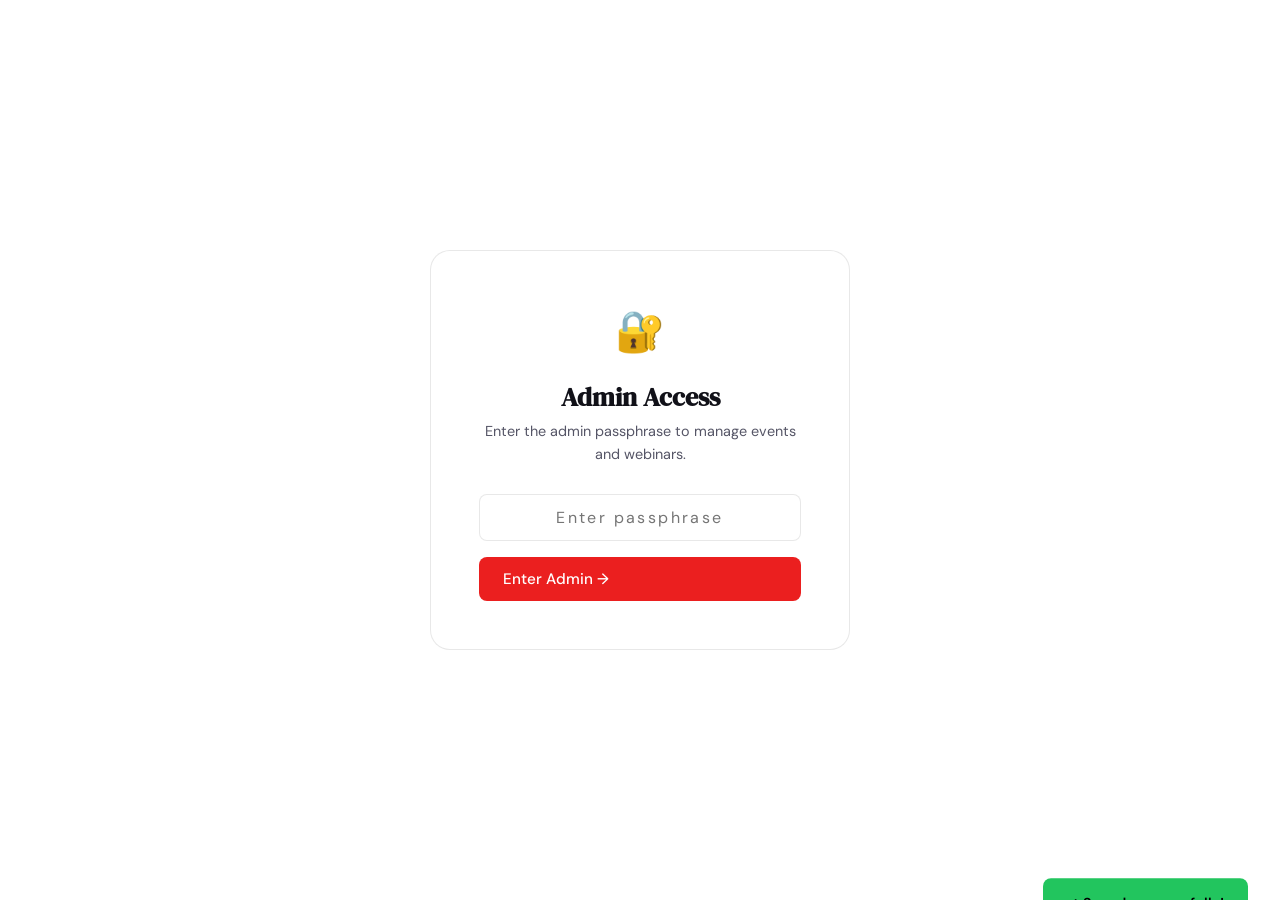
<file: admin.html>
<!DOCTYPE html>
<html lang="en">
<head>
  <meta charset="UTF-8"/>
  <meta name="viewport" content="width=device-width, initial-scale=1.0"/>
  <title>Admin – SUG Chennai</title>
  <link rel="icon" href="images/favicon.png"/>
  <link rel="preconnect" href="https://fonts.googleapis.com"/>
  <link rel="preconnect" href="https://fonts.gstatic.com" crossorigin/>
  <link href="https://fonts.googleapis.com/css2?family=DM+Serif+Display:ital@0;1&family=DM+Sans:ital,opsz,wght@0,9..40,300;0,9..40,400;0,9..40,500;0,9..40,600;1,9..40,300&display=swap" rel="stylesheet"/>
  <link rel="stylesheet" href="style.css"/>
  <style>
    .admin-container { max-width: 860px; margin: 0 auto; padding: 0 24px 120px; }
    .gate { min-height: 100vh; display: flex; align-items: center; justify-content: center; }
    .gate-card {
      background: var(--surface);
      border: 1px solid var(--border);
      border-radius: var(--radius-lg);
      padding: 48px;
      width: 100%;
      max-width: 420px;
      text-align: center;
    }
    .gate-card .lock { font-size: 2.5rem; margin-bottom: 20px; }
    .gate-card h1 { font-size: 1.6rem; margin-bottom: 8px; }
    .gate-card p { margin-bottom: 28px; font-size: 0.9rem; }
    .gate-card input {
      width: 100%;
      background: var(--bg);
      border: 1px solid var(--border);
      color: var(--text);
      padding: 12px 16px;
      border-radius: var(--radius-sm);
      font-size: 1rem;
      font-family: var(--font-body);
      margin-bottom: 16px;
      text-align: center;
      letter-spacing: 0.15em;
    }
    .gate-card input:focus { outline: none; border-color: var(--accent); }
    .error-msg { color: var(--accent); font-size: 0.85rem; margin-top: 12px; display: none; }

    /* Admin UI */
    .admin-ui { display: none; }
    .admin-header {
      background: var(--surface);
      border-bottom: 1px solid var(--border);
      padding: 16px 24px;
      display: flex;
      align-items: center;
      gap: 20px;
      justify-content: space-between;
    }
    .admin-header h2 { font-size: 1.1rem; color: var(--text); font-family: var(--font-body); font-weight: 600; }
    .admin-tabs {
      display: flex;
      gap: 4px;
      margin: 40px 0 32px;
      border-bottom: 1px solid var(--border);
    }
    .admin-tab {
      background: none;
      border: none;
      color: var(--text-muted);
      padding: 12px 20px;
      font-size: 0.95rem;
      font-family: var(--font-body);
      cursor: pointer;
      border-bottom: 2px solid transparent;
      margin-bottom: -1px;
      transition: all var(--transition);
    }
    .admin-tab.active { color: var(--accent); border-bottom-color: var(--accent); }
    .admin-tab:hover { color: var(--text); }

    .tab-panel { display: none; }
    .tab-panel.active { display: block; }

    .success-toast {
      position: fixed;
      bottom: 32px;
      right: 32px;
      background: #22c55e;
      color: #000;
      padding: 14px 24px;
      border-radius: var(--radius-sm);
      font-weight: 600;
      font-size: 0.9rem;
      transform: translateY(120%);
      transition: transform 0.3s ease;
      z-index: 999;
    }
    .success-toast.show { transform: translateY(0); }

    .admin-list { margin-top: 40px; }
    .admin-list h3 { font-size: 1.1rem; margin-bottom: 20px; color: var(--text); }
    .admin-item {
      background: var(--surface);
      border: 1px solid var(--border);
      border-radius: var(--radius);
      padding: 16px 20px;
      display: flex;
      justify-content: space-between;
      align-items: center;
      gap: 16px;
      margin-bottom: 12px;
    }
    .admin-item-info h4 { font-size: 0.95rem; color: var(--text); margin-bottom: 4px; font-family: var(--font-body); }
    .admin-item-info span { font-size: 0.8rem; color: var(--text-faint); }
    .admin-item-actions { display: flex; gap: 8px; flex-shrink: 0; align-items: center; }
    .btn-danger { background: rgba(230,48,39,0.15); color: var(--accent); border: 1px solid rgba(230,48,39,0.3); padding: 8px 16px; font-size: 0.9rem; }
    .btn-danger:hover { background: var(--accent); color: #fff; }
    
    .status-select {
      padding: 6px 12px;
      border: 1px solid var(--border);
      border-radius: var(--radius-sm);
      background: var(--bg);
      color: var(--text);
      font-size: 0.85rem;
      font-family: var(--font-body);
      cursor: pointer;
      transition: all var(--transition);
    }
    .status-select:focus { outline: none; border-color: var(--accent); }
    .status-select:hover { border-color: var(--accent); }

    .code-output {
      background: var(--bg);
      border: 1px solid var(--border);
      border-radius: var(--radius-sm);
      padding: 20px;
      font-family: 'Courier New', monospace;
      font-size: 0.78rem;
      color: var(--text-muted);
      white-space: pre-wrap;
      max-height: 400px;
      overflow-y: auto;
      line-height: 1.6;
    }

    .hint-box {
      background: rgba(59,130,246,0.08);
      border: 1px solid rgba(59,130,246,0.2);
      border-radius: var(--radius-sm);
      padding: 16px 20px;
      font-size: 0.85rem;
      color: var(--text-muted);
      margin-bottom: 28px;
      line-height: 1.7;
    }
    .hint-box strong { color: var(--text); }

    .form-group { margin-bottom: 20px; }
    .form-group label { display: block; font-size: 0.85rem; color: var(--text); margin-bottom: 8px; font-weight: 500; }
    .form-group input,
    .form-group textarea,
    .form-group select {
      width: 100%;
      padding: 10px 12px;
      border: 1px solid var(--border);
      border-radius: var(--radius-sm);
      background: var(--bg);
      color: var(--text);
      font-family: var(--font-body);
      font-size: 0.95rem;
      transition: all var(--transition);
    }
    .form-group input:focus,
    .form-group textarea:focus,
    .form-group select:focus { outline: none; border-color: var(--accent); }
    .form-group textarea { resize: vertical; min-height: 100px; }
    .form-row { display: grid; grid-template-columns: 1fr 1fr; gap: 16px; }

    .admin-form { margin-bottom: 40px; }
    .admin-form h3 { font-size: 1.2rem; margin-bottom: 24px; }
  </style>
</head>
<body>

<!-- GATE -->
<div class="gate" id="gate">
  <div class="gate-card">
    <div class="lock">🔐</div>
    <h1>Admin Access</h1>
    <p>Enter the admin passphrase to manage events and webinars.</p>
    <input type="password" id="passphraseInput" placeholder="Enter passphrase" autocomplete="off"/>
    <button class="btn btn-primary" style="width:100%;" onclick="checkPassphrase()">Enter Admin →</button>
    <div class="error-msg" id="errorMsg"></div>
  </div>
</div>

<!-- ADMIN UI -->
<div class="admin-ui" id="adminUI">
  <div class="admin-header">
    <div style="display:flex;align-items:center;gap:12px;">
      <a href="index.html">
        <img src="images/logo.png" alt="SUG Chennai" style="height:36px;" onerror="this.style.display='none'"/>
      </a>
      <h2>SUG Chennai Admin</h2>
    </div>
    <div style="display:flex;gap:12px;align-items:center;">
      <span style="font-size:0.8rem;color:var(--text-faint);">Session active</span>
      <button class="btn btn-sm btn-ghost" onclick="logout()">Logout</button>
    </div>
  </div>

  <div class="admin-container" style="padding-top:0;">
    <div class="admin-tabs">
      <button class="admin-tab active" onclick="switchTab('events')">📅 Events</button>
      <button class="admin-tab" onclick="switchTab('webinars')">🖥 Webinars</button>
      <button class="admin-tab" onclick="switchTab('export')">📋 Export Data</button>
    </div>

    <!-- EVENTS TAB -->
    <div class="tab-panel active" id="tab-events">
      <div class="hint-box">
        <strong>How to add an event:</strong> Fill out the form below and click "Add Event". The event will appear in the list below. Once done, use the <strong>Export Data</strong> tab to get the updated data.js file and replace it in your GitHub repo.<br/><br/>
        <strong>Made a mistake?</strong> Click the <strong>🔄 Clear Form</strong> button to reset all fields, or click the <strong>Delete</strong> button next to any incorrect entry in the list below to remove it before exporting.
      </div>

      <div class="admin-form">
        <h3>Add New Event</h3>
        <div class="form-group">
          <label>Event Title *</label>
          <input type="text" id="ev-title" placeholder="e.g. SUG Chennai Meetup #9 – XM Cloud"/>
        </div>
        <div class="form-row">
          <div class="form-group">
            <label>Date *</label>
            <input type="date" id="ev-date"/>
          </div>
          <div class="form-group">
            <label>Status *</label>
            <select id="ev-status">
              <option value="upcoming">Upcoming</option>
              <option value="completed">Completed</option>
            </select>
          </div>
        </div>
        <div class="form-row">
          <div class="form-group">
            <label>Time</label>
            <input type="text" id="ev-time" placeholder="e.g. 10:00 AM – 1:00 PM IST"/>
          </div>
          <div class="form-group">
            <label>Venue</label>
            <input type="text" id="ev-venue" placeholder="e.g. Online (Teams) or Venue Name, Chennai"/>
          </div>
        </div>
        <div class="form-group">
          <label>Description *</label>
          <textarea id="ev-desc" placeholder="Describe the event, topics covered, format, etc."></textarea>
        </div>
        <div class="form-row">
          <div class="form-group">
            <label>Speaker(s) (JSON format)</label>
            <input type="text" id="ev-speakers" placeholder='[{"name":"John Doe","linkedin":"https://linkedin.com/in/john"}]'/>
            <small style="color: var(--text-faint); font-size: 0.75rem; margin-top: 4px; display: block;">✓ Single: [{"name":"John","linkedin":"https://..."}]<br/>✓ Multiple: [{"name":"John","linkedin":"..."},{"name":"Jane","linkedin":"..."}]</small>
          </div>
          <div class="form-group">
            <label>Tags (comma-separated)</label>
            <input type="text" id="ev-tags" placeholder="e.g. XM Cloud, SaaS, Composable"/>
          </div>
        </div>
        <div class="form-row">
          <div class="form-group">
            <label>Registration Link</label>
            <input type="url" id="ev-register" placeholder="https://forms.gle/..."/>
          </div>
          <div class="form-group">
            <label>Teams Meeting Link</label>
            <input type="url" id="ev-meeting" placeholder="https://teams.microsoft.com/meet/..."/>
          </div>
        </div>
        <button class="btn btn-primary" onclick="addEvent()">+ Add Event</button>
        <button class="btn btn-ghost" onclick="resetEventForm()" style="margin-left: 12px;">🔄 Clear Form</button>
      </div>

      <div class="admin-list">
        <h3>Current Events (<span id="eventCount">0</span>)</h3>
        <div id="eventsList"></div>
      </div>
    </div>

    <!-- WEBINARS TAB -->
    <div class="tab-panel" id="tab-webinars">
      <div class="hint-box">
        <strong>How to add a webinar:</strong> Fill out the form and click "Add Webinar". Upcoming or TBD webinars can have their status changed. Then export the updated data from the <strong>Export Data</strong> tab and update your repo.<br/><br/>
        <strong>Made a mistake?</strong> Click the <strong>🔄 Clear Form</strong> button to reset all fields, or click the <strong>Delete</strong> button next to any incorrect entry in the list below to remove it before exporting.
      </div>

      <div class="admin-form">
        <h3>Add New Webinar</h3>
        <div class="form-group">
          <label>Webinar Title *</label>
          <input type="text" id="wb-title" placeholder="e.g. Sitecore XM Cloud: A Complete Overview"/>
        </div>
        <div class="form-row">
          <div class="form-group">
            <label>Date *</label>
            <input type="date" id="wb-date"/>
          </div>
          <div class="form-group">
            <label>Status *</label>
            <select id="wb-status">
              <option value="upcoming">Upcoming</option>
              <option value="completed">Completed</option>
              <option value="tbd">TBD</option>
            </select>
          </div>
        </div>
        <div class="form-row">
          <div class="form-group">
            <label>Time</label>
            <input type="text" id="wb-time" placeholder="e.g. 6:00 PM IST"/>
          </div>
          <div class="form-group">
            <label>Duration</label>
            <input type="text" id="wb-duration" placeholder="e.g. 45 mins"/>
          </div>
        </div>
        <div class="form-row">
          <div class="form-group">
            <label>YouTube ID (11 chars)</label>
            <input type="text" id="wb-youtubeId" placeholder="e.g. 9O_8QBZqpO0"/>
          </div>
          <div class="form-group">
            <label>Tags (comma-separated)</label>
            <input type="text" id="wb-tags" placeholder="e.g. XM Cloud, Composable"/>
          </div>
        </div>
        <div class="form-row">
          <div class="form-group">
            <label>Speaker Name(s) (JSON format) *</label>
            <input type="text" id="wb-speakers" placeholder='[{"name":"John Doe","linkedin":"https://linkedin.com/in/john"}]'/>
            <small style="color: var(--text-faint); font-size: 0.75rem; margin-top: 4px; display: block;">Format: [{"name":"FirstName LastName","linkedin":"https://linkedin.com/in/username"}]</small>
          </div>
        </div>
        <div class="form-group">
          <label>Description *</label>
          <textarea id="wb-desc" placeholder="Describe what will be covered in this webinar."></textarea>
        </div>
        <button class="btn btn-primary" onclick="addWebinar()">+ Add Webinar</button>
        <button class="btn btn-ghost" onclick="resetWebinarForm()" style="margin-left: 12px;">🔄 Clear Form</button>
      </div>

      <div class="admin-list">
        <h3>Current Webinars (<span id="webinarCount">0</span>)</h3>
        <div id="webinarsList"></div>
      </div>
    </div>

    <!-- EXPORT TAB -->
    <div class="tab-panel" id="tab-export">
      <div class="hint-box">
        <strong>How to update the live site:</strong><br/>
        1. Click <strong>Generate data.js</strong> below to see the updated data file content.<br/>
        2. Copy the entire content.<br/>
        3. Go to your <strong>GitHub repository</strong>, open <code>data.js</code>, and paste to replace it.<br/>
        4. Commit the change — GitHub Pages will automatically update the live site within 1-2 minutes.<br/><br/>
        <strong>Clear New Items:</strong> Click <strong>🔄 Clear New Items (Restore Original)</strong> to remove all newly added records and go back to the original 29 events/webinars. This lets you start fresh to add new records again.<br/><br/>
        <strong>Tip:</strong> Bookmark this admin page URL for quick access.
      </div>
      <button class="btn btn-primary" onclick="generateExport()" style="margin-bottom:24px;">⬇ Generate data.js Content</button>
      <button class="btn btn-ghost" onclick="copyToClipboard()" style="margin-bottom:24px;margin-left:12px;">📋 Copy to Clipboard</button>
      <button class="btn btn-danger" onclick="resetAllData()" style="margin-bottom:24px;margin-left:12px;">🔄 Clear New Items (Restore Original)</button>
      <pre class="code-output" id="exportOutput">Click "Generate data.js Content" to preview the file...</pre>
    </div>
  </div>
</div>

<div class="success-toast" id="successToast">✓ Saved successfully!</div>

<script src="data.js"></script>
<script>
  // ─────────────────────────────────────────────────────────────────────
  // SECURITY: Only a SHA-256 hash of the passphrase is stored here.
  // The actual passphrase is NEVER in this file.
  //

  //
  // TO CHANGE YOUR PASSPHRASE:
  //   1. Go to https://emn178.github.io/online-tools/sha256.html
  //   2. Type your new passphrase and copy the hash
  //   3. Replace PASSPHRASE_HASH value below with the new hash
  //   4. Commit — your passphrase is never exposed in source code
  // ─────────────────────────────────────────────────────────────────────
  const PASSPHRASE_HASH = 'cb98a7c883e16559fb112bb174c9fd30f75a6def9e7132103593d721f198c4f6';

  // Rate limiting: max 5 attempts, then 15-minute lockout
  const MAX_ATTEMPTS = 5;
  const LOCKOUT_MS   = 15 * 60 * 1000;

  function getLockState() {
    try {
      const raw = localStorage.getItem('sug_admin_lock');
      return raw ? JSON.parse(raw) : { attempts: 0, lockedUntil: 0 };
    } catch { return { attempts: 0, lockedUntil: 0 }; }
  }
  function saveLockState(s) { localStorage.setItem('sug_admin_lock', JSON.stringify(s)); }
  function resetLockState() { localStorage.removeItem('sug_admin_lock'); }

  // SHA-256 via Web Crypto API — built into every modern browser, no library needed
  async function sha256(message) {
    const buf = await crypto.subtle.digest('SHA-256', new TextEncoder().encode(message));
    return Array.from(new Uint8Array(buf)).map(b => b.toString(16).padStart(2,'0')).join('');
  }

  async function checkPassphrase() {
    const lock = getLockState();
    const now  = Date.now();

    // Enforce lockout
    if (lock.lockedUntil > now) {
      const mins = Math.ceil((lock.lockedUntil - now) / 60000);
      showGateError(`Too many failed attempts. Try again in ${mins} minute${mins > 1 ? 's' : ''}.`);
      return;
    }

    const input = document.getElementById('passphraseInput').value;
    if (!input) return;

    const btn = document.querySelector('#gate .btn-primary');
    btn.disabled = true;
    btn.textContent = 'Verifying…';

    const hash = await sha256(input);

    // Constant-time comparison — prevents timing attacks
    let match = hash.length === PASSPHRASE_HASH.length;
    for (let i = 0; i < PASSPHRASE_HASH.length; i++) {
      if (hash[i] !== PASSPHRASE_HASH[i]) match = false;
    }

    if (match) {
      resetLockState();
      sessionStorage.setItem('admin_auth', '1');
      document.getElementById('gate').style.display = 'none';
      document.getElementById('adminUI').style.display = 'block';
      renderLists();
    } else {
      lock.attempts = (lock.lockedUntil > now ? 0 : lock.attempts) + 1;
      const remaining = MAX_ATTEMPTS - lock.attempts;
      if (lock.attempts >= MAX_ATTEMPTS) {
        lock.lockedUntil = now + LOCKOUT_MS;
        saveLockState(lock);
        showGateError('Too many failed attempts. Locked for 15 minutes.');
      } else {
        saveLockState(lock);
        showGateError(`Incorrect passphrase. ${remaining} attempt${remaining !== 1 ? 's' : ''} remaining.`);
      }
      document.getElementById('passphraseInput').value = '';
      btn.disabled = false;
      btn.textContent = 'Enter Admin →';
    }
  }

  function showGateError(msg) {
    const el = document.getElementById('errorMsg');
    el.textContent = msg;
    el.style.display = 'block';
  }

  document.getElementById('passphraseInput').addEventListener('keydown', function(e) {
    if (e.key === 'Enter') checkPassphrase();
  });

  // Show lockout message on page load if still locked
  (function() {
    const lock = getLockState();
    if (lock.lockedUntil > Date.now()) {
      const mins = Math.ceil((lock.lockedUntil - Date.now()) / 60000);
      showGateError(`Too many failed attempts. Try again in ${mins} minute${mins > 1 ? 's' : ''}.`);
      document.getElementById('passphraseInput').disabled = true;
      document.querySelector('#gate .btn-primary').disabled = true;
      setTimeout(() => {
        document.getElementById('passphraseInput').disabled = false;
        document.querySelector('#gate .btn-primary').disabled = false;
        document.getElementById('errorMsg').style.display = 'none';
        resetLockState();
      }, lock.lockedUntil - Date.now());
    }
  })();

  // In-memory store (session only — changes must be exported to data.js)
  let originalEvents = JSON.parse(JSON.stringify(SUGData.events));
  let originalWebinars = JSON.parse(JSON.stringify(SUGData.webinars));
  let adminEvents = JSON.parse(sessionStorage.getItem('admin_events') || 'null') || [...SUGData.events];
  let adminWebinars = JSON.parse(sessionStorage.getItem('admin_webinars') || 'null') || [...SUGData.webinars];

  // Auto-restore session if already authenticated in this tab session
  if (sessionStorage.getItem('admin_auth') === '1') {
    document.getElementById('gate').style.display = 'none';
    document.getElementById('adminUI').style.display = 'block';
    renderLists();
  }

  function logout() {
    sessionStorage.removeItem('admin_auth');
    location.reload();
  }

  function switchTab(tab) {
    document.querySelectorAll('.admin-tab').forEach(t => t.classList.remove('active'));
    document.querySelectorAll('.tab-panel').forEach(p => p.classList.remove('active'));
    event.target.classList.add('active');
    document.getElementById('tab-' + tab).classList.add('active');
  }

  function generateId(prefix) {
    return prefix + Date.now().toString(36);
  }

  function addEvent() {
    const title = document.getElementById('ev-title').value.trim();
    const date = document.getElementById('ev-date').value;
    const desc = document.getElementById('ev-desc').value.trim();
    if (!title || !date || !desc) { alert('Please fill in Title, Date, and Description.'); return; }

    // Parse speakers from JSON
    let speakers = [];
    const speakersInput = document.getElementById('ev-speakers').value.trim();
    if (speakersInput) {
      try {
        // Try to parse as JSON
        const parsed = JSON.parse(speakersInput);
        // Ensure it's an array
        if (Array.isArray(parsed)) {
          speakers = parsed;
        } else {
          throw new Error('Must be an array');
        }
      } catch (e) {
        alert('Speakers must be in JSON format: [{"name":"John","linkedin":"https://..."}]'); 
        return;
      }
    }

    const newEvent = {
      id: generateId('e'),
      title,
      date,
      time: document.getElementById('ev-time').value.trim() || 'TBD',
      venue: document.getElementById('ev-venue').value.trim() || 'Online',
      description: desc,
      registerLink: document.getElementById('ev-register').value.trim(),
      meetingLink: document.getElementById('ev-meeting').value.trim(),
      speakers: speakers,
      tags: document.getElementById('ev-tags').value.split(',').map(t => t.trim()).filter(Boolean),
      status: document.getElementById('ev-status').value
    };

    adminEvents.unshift(newEvent);
    sessionStorage.setItem('admin_events', JSON.stringify(adminEvents));
    renderLists();
    clearForm(['ev-title','ev-date','ev-time','ev-venue','ev-desc','ev-register','ev-meeting','ev-speakers','ev-tags']);
    showToast('Event added!');
  }

  function addWebinar() {
    const title = document.getElementById('wb-title').value.trim();
    const date = document.getElementById('wb-date').value;
    const desc = document.getElementById('wb-desc').value.trim();
    const speakersInput = document.getElementById('wb-speakers').value.trim();
    
    if (!title || !date || !desc || !speakersInput) { 
      alert('Please fill in Title, Date, Speakers, and Description.'); 
      return; 
    }

    // Parse speakers from JSON - strict validation
    let speakers = [];
    try {
      const parsed = JSON.parse(speakersInput);
      // Ensure it's an array
      if (!Array.isArray(parsed)) {
        throw new Error('Must be an array');
      }
      // Validate each speaker has name
      if (parsed.some(s => !s.name || !s.name.trim())) {
        throw new Error('All speakers must have a name');
      }
      speakers = parsed;
    } catch (e) {
      alert('Speakers format error: ' + e.message + '\n\nCorrect format: [{"name":"John Doe","linkedin":"https://linkedin.com/in/john"}]'); 
      return;
    }

    const newWebinar = {
      id: generateId('w'),
      title,
      date,
      time: document.getElementById('wb-time').value.trim() || 'TBD',
      duration: document.getElementById('wb-duration').value.trim() || 'TBD',
      youtubeId: document.getElementById('wb-youtubeId').value.trim() || 'tbd',
      speakers: speakers,
      description: desc,
      tags: document.getElementById('wb-tags').value.split(',').map(t => t.trim()).filter(Boolean),
      status: document.getElementById('wb-status').value
    };

    adminWebinars.unshift(newWebinar);
    sessionStorage.setItem('admin_webinars', JSON.stringify(adminWebinars));
    renderLists();
    clearForm(['wb-title','wb-date','wb-time','wb-duration','wb-youtubeId','wb-speakers','wb-desc','wb-tags']);
    showToast('Webinar added!');
  }

  function updateEventStatus(id, newStatus) {
    const event = adminEvents.find(e => e.id === id);
    if (event) {
      event.status = newStatus;
      sessionStorage.setItem('admin_events', JSON.stringify(adminEvents));
      renderLists();
      showToast('Event status updated!');
    }
  }

  function updateWebinarStatus(id, newStatus) {
    const webinar = adminWebinars.find(w => w.id === id);
    if (webinar) {
      webinar.status = newStatus;
      sessionStorage.setItem('admin_webinars', JSON.stringify(adminWebinars));
      renderLists();
      showToast('Webinar status updated!');
    }
  }

  function deleteEvent(id) {
    if (!confirm('Delete this event?')) return;
    adminEvents = adminEvents.filter(e => e.id !== id);
    sessionStorage.setItem('admin_events', JSON.stringify(adminEvents));
    renderLists();
    showToast('Event deleted.');
  }

  function deleteWebinar(id) {
    if (!confirm('Delete this webinar?')) return;
    adminWebinars = adminWebinars.filter(w => w.id !== id);
    sessionStorage.setItem('admin_webinars', JSON.stringify(adminWebinars));
    renderLists();
    showToast('Webinar deleted.');
  }

  function renderLists() {
    // Events
    document.getElementById('eventCount').textContent = adminEvents.length;
    document.getElementById('eventsList').innerHTML = adminEvents.map(e => {
      const speakersStr = (e.speakers || []).map(s => typeof s === 'object' ? s.name : s).join(', ');
      const canChangeStatus = e.status === 'upcoming' || e.status === 'tbd';
      
      return `
        <div class="admin-item">
          <div class="admin-item-info">
            <h4>${e.title}</h4>
            <span>${new Date(e.date).toLocaleDateString('en-IN',{day:'numeric',month:'short',year:'numeric'})} · ${speakersStr ? '🎤 ' + speakersStr : ''} · ${e.venue || 'TBD'}</span>
          </div>
          <div class="admin-item-actions">
            <select class="status-select" onchange="updateEventStatus('${e.id}', this.value)" style="opacity: ${canChangeStatus ? '1' : '0.5'}" ${canChangeStatus ? '' : 'disabled'}>
              <option value="upcoming" ${e.status === 'upcoming' ? 'selected' : ''}>🟢 Upcoming</option>
              <option value="completed" ${e.status === 'completed' ? 'selected' : ''}>✓ Completed</option>
              <option value="tbd" ${e.status === 'tbd' ? 'selected' : ''}>❓ TBD</option>
            </select>
            <button class="btn btn-sm btn-danger" onclick="deleteEvent('${e.id}')">Delete</button>
          </div>
        </div>
      `;
    }).join('') || '<p style="color:var(--text-faint);text-align:center;padding:20px;">No events yet.</p>';

    // Webinars
    document.getElementById('webinarCount').textContent = adminWebinars.length;
    document.getElementById('webinarsList').innerHTML = adminWebinars.map(w => {
      const speakersStr = (w.speakers || []).map(s => typeof s === 'object' ? s.name : s).join(', ');
      const canChangeStatus = w.status === 'upcoming' || w.status === 'tbd';
      
      return `
        <div class="admin-item">
          <div class="admin-item-info">
            <h4>${w.title}</h4>
            <span>${new Date(w.date).toLocaleDateString('en-IN',{day:'numeric',month:'short',year:'numeric'})} · 🎤 ${speakersStr} · ${w.youtubeId && w.youtubeId.length === 11 ? '📹 Recorded' : '🎬 No Recording'}</span>
          </div>
          <div class="admin-item-actions">
            <select class="status-select" onchange="updateWebinarStatus('${w.id}', this.value)" style="opacity: ${canChangeStatus ? '1' : '0.5'}" ${canChangeStatus ? '' : 'disabled'}>
              <option value="upcoming" ${w.status === 'upcoming' ? 'selected' : ''}>🟢 Upcoming</option>
              <option value="completed" ${w.status === 'completed' ? 'selected' : ''}>✓ Completed</option>
              <option value="tbd" ${w.status === 'tbd' ? 'selected' : ''}>❓ TBD</option>
            </select>
            <button class="btn btn-sm btn-danger" onclick="deleteWebinar('${w.id}')">Delete</button>
          </div>
        </div>
      `;
    }).join('') || '<p style="color:var(--text-faint);text-align:center;padding:20px;">No webinars yet.</p>';
  }

  function generateExport() {
    const output = `// SUG Chennai – Central Data Store
// GENERATED: ${new Date().toISOString()}
// Edit via admin.html or modify directly

const SUGData = {
  events: ${JSON.stringify(adminEvents, null, 2)},

  webinars: ${JSON.stringify(adminWebinars, null, 2)}
};

// Make available globally
if (typeof module !== 'undefined') module.exports = SUGData;`;
    document.getElementById('exportOutput').textContent = output;
    showToast('data.js content generated!');
  }

  function resetAllData() {
    if (!confirm('⚠️ This will remove ALL newly added items and restore the original 29 events/webinars. Continue?')) return;
    if (!confirm('⚠️ Are you sure? This will DELETE all your new additions and keep only the original data.')) return;
    
    adminEvents = JSON.parse(JSON.stringify(originalEvents));
    adminWebinars = JSON.parse(JSON.stringify(originalWebinars));
    sessionStorage.setItem('admin_events', JSON.stringify(adminEvents));
    sessionStorage.setItem('admin_webinars', JSON.stringify(adminWebinars));
    renderLists();
    showToast('Reset to original data! New items removed.');
  }

  function copyToClipboard() {
    const text = document.getElementById('exportOutput').textContent;
    if (text.startsWith('Click')) { alert('Please click Generate first.'); return; }
    navigator.clipboard.writeText(text).then(() => showToast('Copied to clipboard!'));
  }

  function clearForm(ids) {
    ids.forEach(id => {
      const el = document.getElementById(id);
      if (el) el.value = '';
    });
  }

  function resetEventForm() {
    clearForm(['ev-title','ev-date','ev-time','ev-venue','ev-desc','ev-register','ev-meeting','ev-speakers','ev-tags','ev-status']);
    document.getElementById('ev-status').value = 'upcoming'; // Reset to default
    showToast('Event form cleared!');
  }

  function resetWebinarForm() {
    clearForm(['wb-title','wb-date','wb-time','wb-duration','wb-youtubeId','wb-speakers','wb-desc','wb-tags','wb-status']);
    document.getElementById('wb-status').value = 'upcoming'; // Reset to default
    showToast('Webinar form cleared!');
  }

  function showToast(msg) {
    const t = document.getElementById('successToast');
    t.textContent = '✓ ' + msg;
    t.classList.add('show');
    setTimeout(() => t.classList.remove('show'), 3000);
  }
</script>
</body>
</html>
</file>
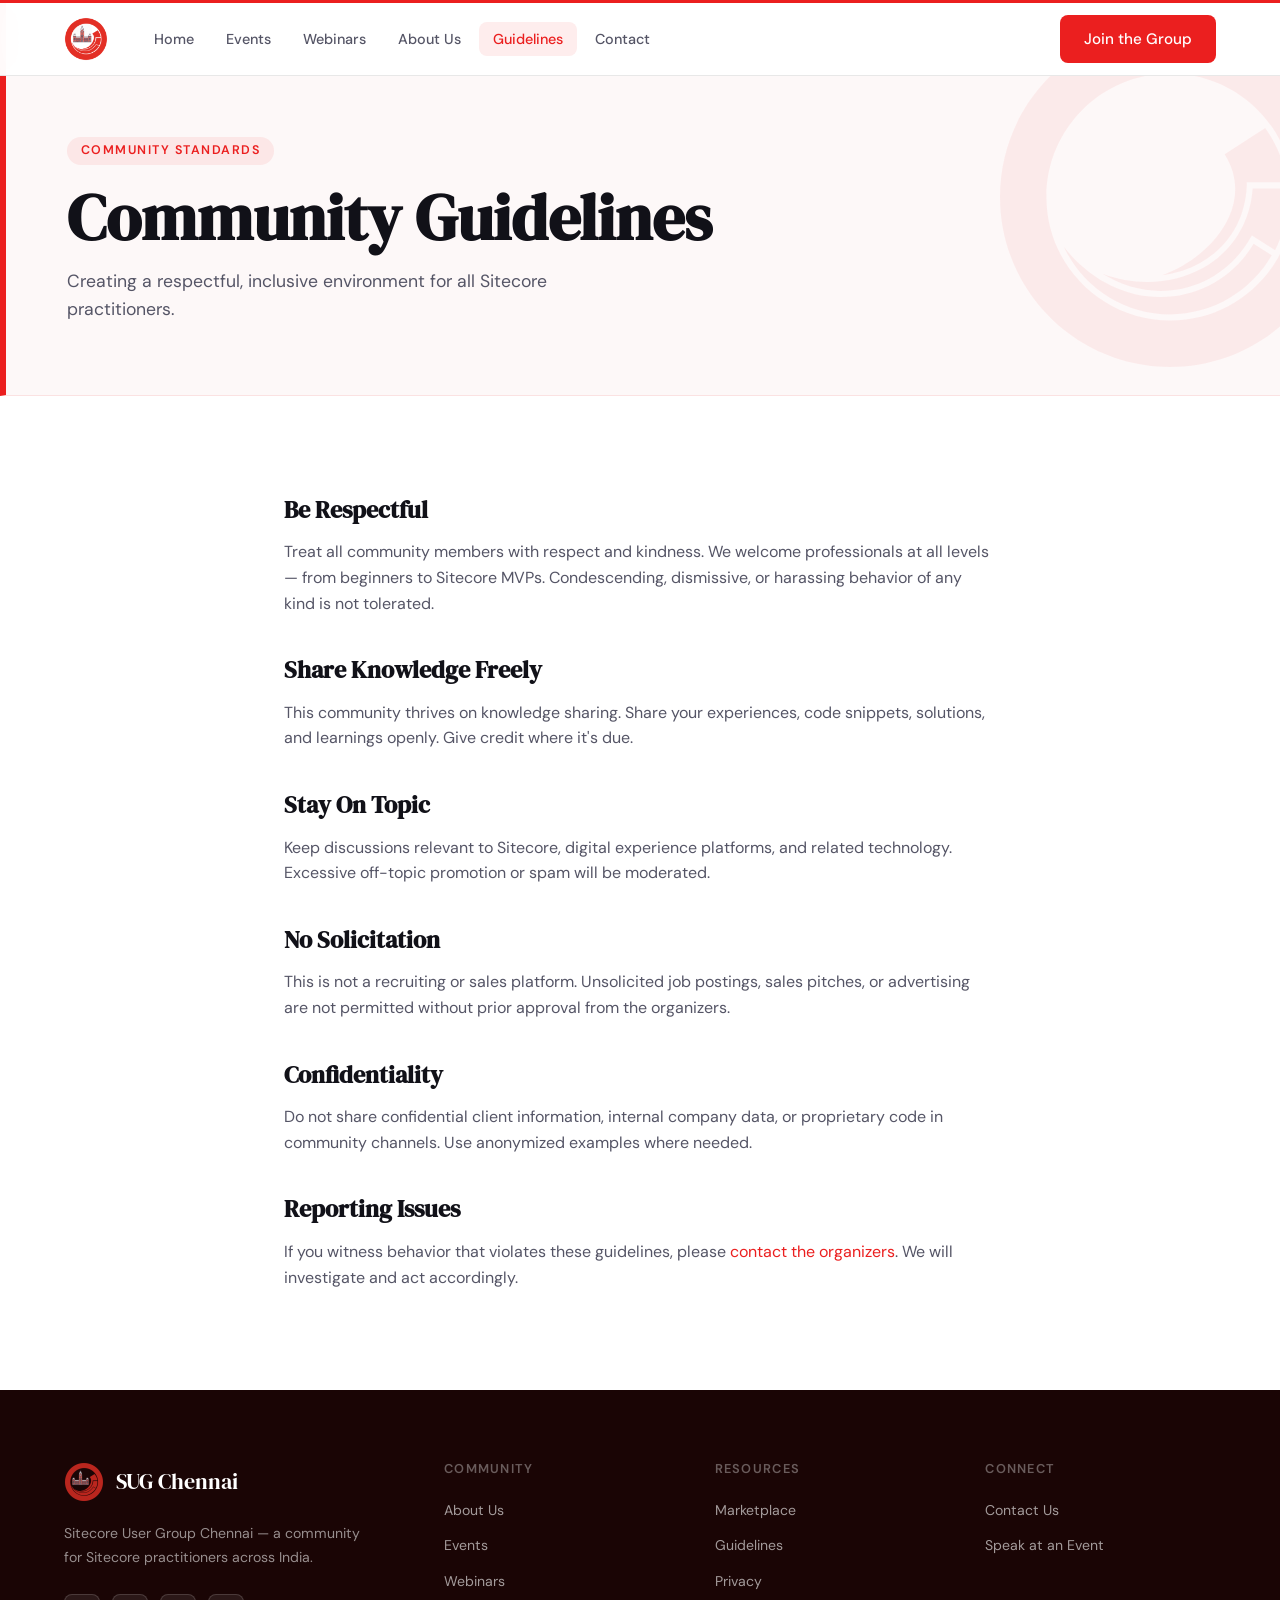
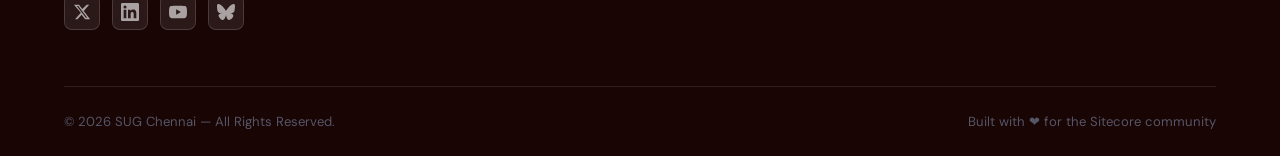
<file: community-guidelines.html>
<!DOCTYPE html>
<html lang="en-IN">
<head>
  <meta charset="UTF-8"/>
  <meta name="viewport" content="width=device-width, initial-scale=1.0"/>
  <!-- SEO -->
  <meta name="description" content="Read the SUG Chennai community guidelines — our standards for respectful, inclusive participation in all events and discussions."/>
  <meta name="keywords" content="SUG Chennai guidelines, Sitecore community standards, user group rules"/>
  <meta name="robots" content="index, follow"/>
  <link rel="canonical" href="https://www.sugchennai.co.in/community-guidelines.html"/>
  <!-- Open Graph -->
  <meta property="og:type" content="website"/>
  <meta property="og:site_name" content="SUG Chennai"/>
  <meta property="og:url" content="https://www.sugchennai.co.in/community-guidelines.html"/>
  <meta property="og:title" content="SUG Chennai Community Guidelines"/>
  <meta property="og:description" content="Community standards for respectful, inclusive participation in SUG Chennai events and discussions."/>
  <meta property="og:image" content="https://www.sugchennai.co.in/images/tech/hero-tech.jpg"/>
  <meta property="og:locale" content="en_IN"/>
  <!-- Twitter Card -->
  <meta name="twitter:card" content="summary_large_image"/>
  <meta name="twitter:site" content="@sugchennai"/>
  <meta name="twitter:title" content="SUG Chennai Community Guidelines"/>
  <meta name="twitter:description" content="Community standards for respectful, inclusive participation in SUG Chennai events and discussions."/>
  <meta name="twitter:image" content="https://www.sugchennai.co.in/images/tech/hero-tech.jpg"/>
  <title>Community Guidelines – SUG Chennai | Sitecore User Group</title>
  <link rel="icon" href="images/favicon.png"/>
  <link rel="preconnect" href="https://fonts.googleapis.com"/>
  <link rel="preconnect" href="https://fonts.gstatic.com" crossorigin/>
  <link href="https://fonts.googleapis.com/css2?family=DM+Serif+Display:ital@0;1&family=DM+Sans:ital,opsz,wght@0,9..40,300;0,9..40,400;0,9..40,500;0,9..40,600;1,9..40,300&display=swap" rel="stylesheet"/>
  <link rel="stylesheet" href="style.css"/>
</head>
<body>
  <!-- CONSISTENT HEADER ACROSS ALL PAGES -->
  <nav class="nav" id="nav">
    <div class="nav-inner">
      <a href="index.html" class="nav-logo">
        <img src="images/logo.png" alt="SUG Chennai" onerror="this.style.display='none'; this.nextElementSibling.style.display='flex'"/>
        <span class="logo-text" style="display:none">SUG<span class="accent">.</span></span>
      </a>
      <ul class="nav-links">
        <li><a href="index.html">Home</a></li>
        <li><a href="events.html">Events</a></li>
        <li><a href="webinar.html">Webinars</a></li>
        <li><a href="about.html">About Us</a></li>
        <li><a href="community-guidelines.html" class="active">Guidelines</a></li>
        <!-- <li><a href="https://www.meetup.com/sitecore-user-group-chennai/" target="_blank">Meetup</a></li> -->
        <li><a href="contact.html">Contact</a></li>
      </ul>
      <a href="https://forms.gle/367UHdCedxhCTSmX6" target="_blank" class="btn btn-primary nav-cta">Join the Group</a>
      <button class="hamburger" id="hamburger"><span></span><span></span><span></span></button>
    </div>
    <div class="mobile-menu" id="mobileMenu">
      <ul>
        <li><a href="index.html">Home</a></li>
        <li><a href="events.html">Events</a></li>
        <li><a href="webinar.html">Webinars</a></li>
        <li><a href="about.html">About Us</a></li>
        <li><a href="community-guidelines.html" class="active">Guidelines</a></li>
        <!-- <li><a href="https://www.meetup.com/sitecore-user-group-chennai/" target="_blank">Meetup</a></li> -->
        <li><a href="contact.html">Contact</a></li>
      </ul>
    </div>
  </nav>

  <div class="page-hero" style="position:relative;overflow:hidden;">
    <img src="images/sitecorelogo.svg" aria-hidden="true" style="position:absolute;right:-60px;top:50%;transform:translateY(-50%);width:340px;height:340px;opacity:0.06;pointer-events:none;"/>
    <div class="container">
      <div class="section-tag">Community Standards</div>
      <h1>Community Guidelines</h1>
      <p>Creating a respectful, inclusive environment for all Sitecore practitioners.</p>
    </div>
  </div>

  <section class="section">
    <div class="container" style="max-width:760px;">
      <div style="display:flex;flex-direction:column;gap:40px;">
        <div>
          <h2 style="font-size:1.5rem;margin-bottom:16px;">Be Respectful</h2>
          <p>Treat all community members with respect and kindness. We welcome professionals at all levels — from beginners to Sitecore MVPs. Condescending, dismissive, or harassing behavior of any kind is not tolerated.</p>
        </div>
        <div>
          <h2 style="font-size:1.5rem;margin-bottom:16px;">Share Knowledge Freely</h2>
          <p>This community thrives on knowledge sharing. Share your experiences, code snippets, solutions, and learnings openly. Give credit where it's due.</p>
        </div>
        <div>
          <h2 style="font-size:1.5rem;margin-bottom:16px;">Stay On Topic</h2>
          <p>Keep discussions relevant to Sitecore, digital experience platforms, and related technology. Excessive off-topic promotion or spam will be moderated.</p>
        </div>
        <div>
          <h2 style="font-size:1.5rem;margin-bottom:16px;">No Solicitation</h2>
          <p>This is not a recruiting or sales platform. Unsolicited job postings, sales pitches, or advertising are not permitted without prior approval from the organizers.</p>
        </div>
        <div>
          <h2 style="font-size:1.5rem;margin-bottom:16px;">Confidentiality</h2>
          <p>Do not share confidential client information, internal company data, or proprietary code in community channels. Use anonymized examples where needed.</p>
        </div>
        <div>
          <h2 style="font-size:1.5rem;margin-bottom:16px;">Reporting Issues</h2>
          <p>If you witness behavior that violates these guidelines, please <a href="https://forms.gle/Ffnz8gtoyaacFeqo8" target="_blank" style="color:var(--accent);">contact the organizers</a>. We will investigate and act accordingly.</p>
        </div>
      </div>
    </div>
  </section>

  <!-- CONSISTENT FOOTER ACROSS ALL PAGES -->
  <footer class="footer">
    <div class="container">
      <div class="footer-top">
        <div class="footer-brand">
          <div style="display:flex;align-items:center;gap:12px;margin-bottom:4px;">
            <img src="images/logo.png" width="40" height="40" alt="SUG Chennai" style="opacity:0.8;"/>
            <span class="footer-logo">SUG Chennai</span>
          </div>
          <p>Sitecore User Group Chennai — a community for Sitecore practitioners across India.</p>
          <div class="social-links">
            <a href="https://twitter.com/sugchennai" target="_blank" aria-label="Twitter"><svg viewBox="0 0 24 24" width="18" height="18" fill="currentColor"><path d="M18.244 2.25h3.308l-7.227 8.26 8.502 11.24H16.17l-4.714-6.231-5.401 6.231H2.744l7.73-8.835L1.254 2.25H8.08l4.259 5.631zm-1.161 17.52h1.833L7.084 4.126H5.117z"/></svg></a>
            <a href="https://www.linkedin.com/groups/8679823/" target="_blank" aria-label="LinkedIn"><svg viewBox="0 0 24 24" width="18" height="18" fill="currentColor"><path d="M20.447 20.452h-3.554v-5.569c0-1.328-.027-3.037-1.852-3.037-1.853 0-2.136 1.445-2.136 2.939v5.667H9.351V9h3.414v1.561h.046c.477-.9 1.637-1.85 3.37-1.85 3.601 0 4.267 2.37 4.267 5.455v6.286zM5.337 7.433a2.062 2.062 0 01-2.063-2.065 2.064 2.064 0 112.063 2.065zm1.782 13.019H3.555V9h3.564v11.452zM22.225 0H1.771C.792 0 0 .774 0 1.729v20.542C0 23.227.792 24 1.771 24h20.451C23.2 24 24 23.227 24 22.271V1.729C24 .774 23.2 0 22.222 0h.003z"/></svg></a>
            <a href="https://www.youtube.com/channel/UCOzk19JDPhqL1rsR-O8bP-g" target="_blank" aria-label="YouTube"><svg viewBox="0 0 24 24" width="18" height="18" fill="currentColor"><path d="M23.498 6.186a3.016 3.016 0 00-2.122-2.136C19.505 3.545 12 3.545 12 3.545s-7.505 0-9.377.505A3.017 3.017 0 00.502 6.186C0 8.07 0 12 0 12s0 3.93.502 5.814a3.016 3.016 0 002.122 2.136c1.871.505 9.376.505 9.376.505s7.505 0 9.377-.505a3.015 3.015 0 002.122-2.136C24 15.93 24 12 24 12s0-3.93-.502-5.814zM9.545 15.568V8.432L15.818 12l-6.273 3.568z"/></svg></a>
            <a href="https://bsky.app/profile/sugchennai.bsky.social" target="_blank" aria-label="Bluesky"><svg viewBox="0 0 24 24" width="18" height="18" fill="currentColor"><path d="M12 10.8c-1.087-2.114-4.046-6.053-6.798-7.995C2.566.944 1.561 1.266.902 1.565.139 1.908 0 3.08 0 3.768c0 .69.378 5.65.624 6.479.815 2.736 3.713 3.66 6.383 3.364.136-.02.275-.039.415-.056-.138.022-.276.04-.415.056-3.912.58-7.387 2.005-2.83 7.078 5.013 5.19 6.87-1.113 7.823-4.308.953 3.195 2.05 9.271 7.733 4.308 4.267-4.308 1.172-6.498-2.74-7.078a8.741 8.741 0 0 1-.415-.056c.14.017.279.036.415.056 2.67.297 5.568-.628 6.383-3.364.246-.828.624-5.79.624-6.478 0-.69-.139-1.861-.902-2.204-.659-.298-1.664-.62-4.3 1.24C16.046 4.748 13.087 8.687 12 10.8Z"/></svg></a>
          </div>
        </div>
        <div class="footer-links">
          <div class="footer-col">
            <h4>Community</h4>
            <ul>
              <li><a href="about.html">About Us</a></li>
              <li><a href="events.html">Events</a></li>
              <li><a href="webinar.html">Webinars</a></li>
            </ul>
          </div>
          <div class="footer-col">
            <h4>Resources</h4>
            <ul>
              <li><a href="market-place-contribution.html">Marketplace</a></li>
              <li><a href="community-guidelines.html">Guidelines</a></li>
              <li><a href="privacy-policy.html">Privacy</a></li>
            </ul>
          </div>
          <div class="footer-col">
            <h4>Connect</h4>
            <ul>
              <li><a href="https://forms.gle/Ffnz8gtoyaacFeqo8" target="_blank">Contact Us</a></li>
              <li><a href="https://forms.gle/ue5XsTCNhnE5Gtj58" target="_blank">Speak at an Event</a></li>
            </ul>
          </div>
        </div>
      </div>
      <div class="footer-bottom">
        <p>© <span class="current-year"></span> SUG Chennai — All Rights Reserved.</p>
        <p>Built with ❤️ for the Sitecore community</p>
      </div>
    </div>
  </footer>

  <script>
    // Update current year in footer
    document.querySelector('.current-year').textContent = new Date().getFullYear();

    // Sticky nav on scroll
    let lastScroll = 0;
    window.addEventListener('scroll', () => {
      const nav = document.getElementById('nav');
      if (window.scrollY > 100) {
        nav.style.boxShadow = '0 4px 20px rgba(0,0,0,0.1)';
      } else {
        nav.style.boxShadow = '0 2px 12px rgba(0,0,0,0.06)';
      }
    });
  </script>

  <script src="main.js"></script>
</body>
</html>
</file>
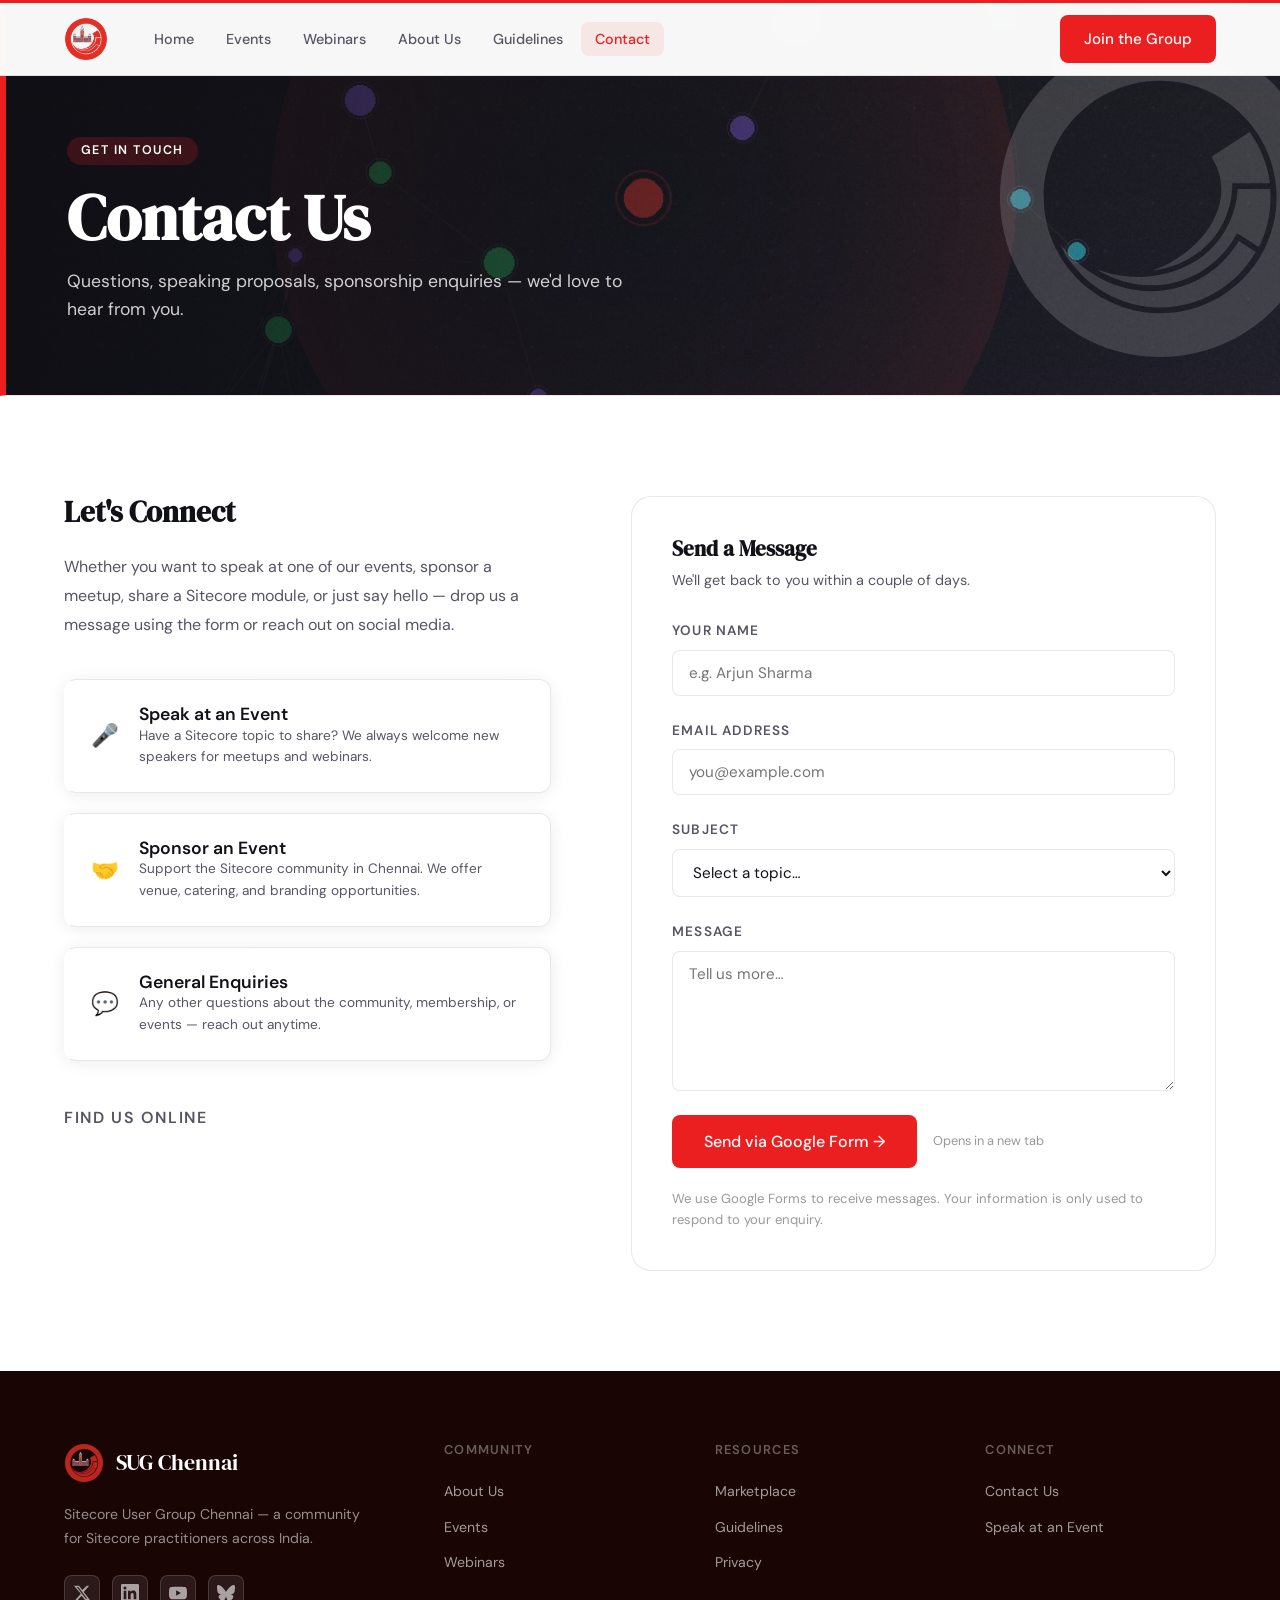
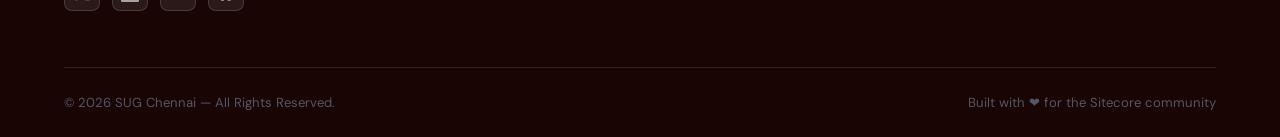
<file: contact.html>
<!DOCTYPE html>
<html lang="en-IN">
<head>
  <meta charset="UTF-8"/>
  <meta name="viewport" content="width=device-width, initial-scale=1.0"/>
  <!-- SEO -->
  <meta name="description" content="Get in touch with SUG Chennai to speak at an event, sponsor a meetup, or ask any questions about the Sitecore community."/>
  <meta name="keywords" content="contact SUG Chennai, speak at Sitecore event, sponsor Sitecore meetup"/>
  <meta name="robots" content="index, follow"/>
  <link rel="canonical" href="https://www.sugchennai.co.in/contact.html"/>
  <!-- Open Graph -->
  <meta property="og:type" content="website"/>
  <meta property="og:site_name" content="SUG Chennai"/>
  <meta property="og:url" content="https://www.sugchennai.co.in/contact.html"/>
  <meta property="og:title" content="Contact SUG Chennai"/>
  <meta property="og:description" content="Reach out to speak at a Sitecore event, sponsor a meetup, or connect with the SUG Chennai team."/>
  <meta property="og:image" content="https://www.sugchennai.co.in/images/tech/meetup-community.jpg"/>
  <meta property="og:locale" content="en_IN"/>
  <!-- Twitter Card -->
  <meta name="twitter:card" content="summary_large_image"/>
  <meta name="twitter:site" content="@sugchennai"/>
  <meta name="twitter:title" content="Contact SUG Chennai"/>
  <meta name="twitter:description" content="Reach out to speak at a Sitecore event, sponsor a meetup, or connect with the SUG Chennai team."/>
  <meta name="twitter:image" content="https://www.sugchennai.co.in/images/tech/meetup-community.jpg"/>
  <title>Contact Us – SUG Chennai | Sitecore User Group</title>
  <meta property="og:url" content="https://www.sugchennai.co.in/contact.html"/>
  <link rel="icon" href="images/favicon.png"/>
  <link rel="preconnect" href="https://fonts.googleapis.com"/>
  <link rel="preconnect" href="https://fonts.gstatic.com" crossorigin/>
  <link href="https://fonts.googleapis.com/css2?family=DM+Serif+Display:ital@0;1&family=DM+Sans:ital,opsz,wght@0,9..40,300;0,9..40,400;0,9..40,500;0,9..40,600;1,9..40,300&display=swap" rel="stylesheet"/>
  <link rel="stylesheet" href="style.css"/>
</head>
<body>
  <!-- CONSISTENT HEADER ACROSS ALL PAGES -->
  <nav class="nav" id="nav">
    <div class="nav-inner">
      <a href="index.html" class="nav-logo">
        <img src="images/logo.png" alt="SUG Chennai" onerror="this.style.display='none'; this.nextElementSibling.style.display='flex'"/>
        <span class="logo-text" style="display:none">SUG<span class="accent">.</span></span>
      </a>
      <ul class="nav-links">
        <li><a href="index.html">Home</a></li>
        <li><a href="events.html">Events</a></li>
        <li><a href="webinar.html">Webinars</a></li>
        <li><a href="about.html">About Us</a></li>
        <li><a href="community-guidelines.html">Guidelines</a></li>
        <!-- <li></li> -->
        <li><a href="contact.html" class="active">Contact</a></li>
      </ul>
      <a href="https://forms.gle/367UHdCedxhCTSmX6" target="_blank" class="btn btn-primary nav-cta">Join the Group</a>
      <button class="hamburger" id="hamburger"><span></span><span></span><span></span></button>
    </div>
    <div class="mobile-menu" id="mobileMenu">
      <ul>
        <li><a href="index.html">Home</a></li>
        <li><a href="events.html">Events</a></li>
        <li><a href="webinar.html">Webinars</a></li>
        <li><a href="about.html">About Us</a></li>
        <li><a href="community-guidelines.html">Guidelines</a></li>
        <!-- <li></li> -->
        <li><a href="contact.html" class="active">Contact</a></li>
      </ul>
    </div>
  </nav>

  <div class="page-hero" style="position:relative;overflow:hidden;">
    <div class="page-hero-img" style="background-image:url('images/tech/meetup-community.jpg')"></div>
    <div style="position:absolute;inset:0;background:linear-gradient(to right, rgba(10,10,15,0.82) 0%, rgba(10,10,15,0.5) 60%, rgba(10,10,15,0.2) 100%);z-index:0;"></div>
    <img src="images/sitecorelogo.svg" aria-hidden="true" style="position:absolute;right:-40px;top:50%;transform:translateY(-50%);width:320px;height:320px;opacity:0.15;pointer-events:none;filter:brightness(10);z-index:1;"/>
    <div class="container" style="position:relative;z-index:2;">
      <div class="section-tag" style="background:rgba(235,31,31,0.2);color:#fff;">Get In Touch</div>
      <h1 style="color:#fff;">Contact Us</h1>
      <p style="color:rgba(255,255,255,0.8);">Questions, speaking proposals, sponsorship enquiries — we'd love to hear from you.</p>
    </div>
  </div>

  <section class="section">
    <div class="container">
      <div style="display:grid;grid-template-columns:1fr 1.2fr;gap:80px;align-items:start;">

        <!-- Contact Info -->
        <div>
          <h2 style="font-size:1.8rem;margin-bottom:24px;">Let's Connect</h2>
          <p style="margin-bottom:40px;line-height:1.8;">Whether you want to speak at one of our events, sponsor a meetup, share a Sitecore module, or just say hello — drop us a message using the form or reach out on social media.</p>

          <div style="display:flex;flex-direction:column;gap:20px;margin-bottom:48px;">
            <div class="feature-card" style="flex-direction:row;align-items:center;">
              <span style="font-size:1.4rem;flex-shrink:0;">🎤</span>
              <div>
                <h4>Speak at an Event</h4>
                <p style="font-size:0.85rem;margin:0;">Have a Sitecore topic to share? We always welcome new speakers for meetups and webinars.</p>
              </div>
            </div>
            <div class="feature-card" style="flex-direction:row;align-items:center;">
              <span style="font-size:1.4rem;flex-shrink:0;">🤝</span>
              <div>
                <h4>Sponsor an Event</h4>
                <p style="font-size:0.85rem;margin:0;">Support the Sitecore community in Chennai. We offer venue, catering, and branding opportunities.</p>
              </div>
            </div>
            <div class="feature-card" style="flex-direction:row;align-items:center;">
              <span style="font-size:1.4rem;flex-shrink:0;">💬</span>
              <div>
                <h4>General Enquiries</h4>
                <p style="font-size:0.85rem;margin:0;">Any other questions about the community, membership, or events — reach out anytime.</p>
              </div>
            </div>
          </div>

          <div>
            <h3 style="font-size:1rem;font-family:var(--font-body);font-weight:600;color:var(--text-muted);text-transform:uppercase;letter-spacing:0.1em;margin-bottom:20px;">Find Us Online</h3>
            <div class="social-links" style="justify-content:flex-start;">
              <a href="https://twitter.com/sugchennai" target="_blank" aria-label="Twitter" title="Twitter @sugchennai">
                <svg viewBox="0 0 24 24" width="18" height="18" fill="currentColor"><path d="M18.244 2.25h3.308l-7.227 8.26 8.502 11.24H16.17l-4.714-6.231-5.401 6.231H2.744l7.73-8.835L1.254 2.25H8.08l4.259 5.631zm-1.161 17.52h1.833L7.084 4.126H5.117z"/></svg>
              </a>
              <a href="https://www.linkedin.com/groups/8679823/" target="_blank" aria-label="LinkedIn" title="LinkedIn Group">
                <svg viewBox="0 0 24 24" width="18" height="18" fill="currentColor"><path d="M20.447 20.452h-3.554v-5.569c0-1.328-.027-3.037-1.852-3.037-1.853 0-2.136 1.445-2.136 2.939v5.667H9.351V9h3.414v1.561h.046c.477-.9 1.637-1.85 3.37-1.85 3.601 0 4.267 2.37 4.267 5.455v6.286zM5.337 7.433a2.062 2.062 0 01-2.063-2.065 2.064 2.064 0 112.063 2.065zm1.782 13.019H3.555V9h3.564v11.452zM22.225 0H1.771C.792 0 0 .774 0 1.729v20.542C0 23.227.792 24 1.771 24h20.451C23.2 24 24 23.227 24 22.271V1.729C24 .774 23.2 0 22.222 0h.003z"/></svg>
              </a>
              <a href="https://www.youtube.com/channel/UCOzk19JDPhqL1rsR-O8bP-g" target="_blank" aria-label="YouTube" title="YouTube Channel">
                <svg viewBox="0 0 24 24" width="18" height="18" fill="currentColor"><path d="M23.498 6.186a3.016 3.016 0 00-2.122-2.136C19.505 3.545 12 3.545 12 3.545s-7.505 0-9.377.505A3.017 3.017 0 00.502 6.186C0 8.07 0 12 0 12s0 3.93.502 5.814a3.016 3.016 0 002.122 2.136c1.871.505 9.376.505 9.376.505s7.505 0 9.377-.505a3.015 3.015 0 002.122-2.136C24 15.93 24 12 24 12s0-3.93-.502-5.814zM9.545 15.568V8.432L15.818 12l-6.273 3.568z"/></svg>
              </a>
            </div>
          </div>
        </div>

        <!-- Contact Form (Google Form embed or link) -->
        <div>
          <div class="admin-form" style="max-width:100%;">
            <h3 style="margin-bottom:8px;font-size:1.3rem;">Send a Message</h3>
            <p style="margin-bottom:28px;font-size:0.9rem;">We'll get back to you within a couple of days.</p>

            <div class="form-group">
              <label>Your Name</label>
              <input type="text" id="cf-name" placeholder="e.g. Arjun Sharma"/>
            </div>
            <div class="form-group">
              <label>Email Address</label>
              <input type="email" id="cf-email" placeholder="you@example.com"/>
            </div>
            <div class="form-group">
              <label>Subject</label>
              <select id="cf-subject">
                <option value="">Select a topic…</option>
                <option value="speak">I want to speak at an event</option>
                <option value="sponsor">I'd like to sponsor an event</option>
                <option value="join">I want to join the community</option>
                <option value="module">I have a Sitecore module to share</option>
                <option value="other">General enquiry</option>
              </select>
            </div>
            <div class="form-group">
              <label>Message</label>
              <textarea id="cf-message" placeholder="Tell us more…" style="min-height:140px;"></textarea>
            </div>

            <div style="display:flex;gap:16px;align-items:center;flex-wrap:wrap;">
              <a href="https://forms.gle/Ffnz8gtoyaacFeqo8" target="_blank" class="btn btn-primary btn-large" id="sendBtn">
                Send via Google Form →
              </a>
              <span style="font-size:0.8rem;color:var(--text-faint);">Opens in a new tab</span>
            </div>

            <p style="margin-top:20px;font-size:0.82rem;color:var(--text-faint);">
              We use Google Forms to receive messages. Your information is only used to respond to your enquiry.
            </p>
          </div>
        </div>

      </div>
    </div>
  </section>

  <!-- CONSISTENT FOOTER ACROSS ALL PAGES -->
  <footer class="footer">
    <div class="container">
      <div class="footer-top">
        <div class="footer-brand">
          <div style="display:flex;align-items:center;gap:12px;margin-bottom:4px;">
            <img src="images/logo.png" width="40" height="40" alt="SUG Chennai" style="opacity:0.8;"/>
            <span class="footer-logo">SUG Chennai</span>
          </div>
          <p>Sitecore User Group Chennai — a community for Sitecore practitioners across India.</p>
          <div class="social-links">
            <a href="https://twitter.com/sugchennai" target="_blank" aria-label="Twitter"><svg viewBox="0 0 24 24" width="18" height="18" fill="currentColor"><path d="M18.244 2.25h3.308l-7.227 8.26 8.502 11.24H16.17l-4.714-6.231-5.401 6.231H2.744l7.73-8.835L1.254 2.25H8.08l4.259 5.631zm-1.161 17.52h1.833L7.084 4.126H5.117z"/></svg></a>
            <a href="https://www.linkedin.com/groups/8679823/" target="_blank" aria-label="LinkedIn"><svg viewBox="0 0 24 24" width="18" height="18" fill="currentColor"><path d="M20.447 20.452h-3.554v-5.569c0-1.328-.027-3.037-1.852-3.037-1.853 0-2.136 1.445-2.136 2.939v5.667H9.351V9h3.414v1.561h.046c.477-.9 1.637-1.85 3.37-1.85 3.601 0 4.267 2.37 4.267 5.455v6.286zM5.337 7.433a2.062 2.062 0 01-2.063-2.065 2.064 2.064 0 112.063 2.065zm1.782 13.019H3.555V9h3.564v11.452zM22.225 0H1.771C.792 0 0 .774 0 1.729v20.542C0 23.227.792 24 1.771 24h20.451C23.2 24 24 23.227 24 22.271V1.729C24 .774 23.2 0 22.222 0h.003z"/></svg></a>
            <a href="https://www.youtube.com/channel/UCOzk19JDPhqL1rsR-O8bP-g" target="_blank" aria-label="YouTube"><svg viewBox="0 0 24 24" width="18" height="18" fill="currentColor"><path d="M23.498 6.186a3.016 3.016 0 00-2.122-2.136C19.505 3.545 12 3.545 12 3.545s-7.505 0-9.377.505A3.017 3.017 0 00.502 6.186C0 8.07 0 12 0 12s0 3.93.502 5.814a3.016 3.016 0 002.122 2.136c1.871.505 9.376.505 9.376.505s7.505 0 9.377-.505a3.015 3.015 0 002.122-2.136C24 15.93 24 12 24 12s0-3.93-.502-5.814zM9.545 15.568V8.432L15.818 12l-6.273 3.568z"/></svg></a>
            <a href="https://bsky.app/profile/sugchennai.bsky.social" target="_blank" aria-label="Bluesky"><svg viewBox="0 0 24 24" width="18" height="18" fill="currentColor"><path d="M12 10.8c-1.087-2.114-4.046-6.053-6.798-7.995C2.566.944 1.561 1.266.902 1.565.139 1.908 0 3.08 0 3.768c0 .69.378 5.65.624 6.479.815 2.736 3.713 3.66 6.383 3.364.136-.02.275-.039.415-.056-.138.022-.276.04-.415.056-3.912.58-7.387 2.005-2.83 7.078 5.013 5.19 6.87-1.113 7.823-4.308.953 3.195 2.05 9.271 7.733 4.308 4.267-4.308 1.172-6.498-2.74-7.078a8.741 8.741 0 0 1-.415-.056c.14.017.279.036.415.056 2.67.297 5.568-.628 6.383-3.364.246-.828.624-5.79.624-6.478 0-.69-.139-1.861-.902-2.204-.659-.298-1.664-.62-4.3 1.24C16.046 4.748 13.087 8.687 12 10.8Z"/></svg></a>
          </div>
        </div>
        <div class="footer-links">
          <div class="footer-col">
            <h4>Community</h4>
            <ul>
              <li><a href="about.html">About Us</a></li>
              <li><a href="events.html">Events</a></li>
              <li><a href="webinar.html">Webinars</a></li>
            </ul>
          </div>
          <div class="footer-col">
            <h4>Resources</h4>
            <ul>
              <li><a href="market-place-contribution.html">Marketplace</a></li>
              <li><a href="community-guidelines.html">Guidelines</a></li>
              <li><a href="privacy-policy.html">Privacy</a></li>
            </ul>
          </div>
          <div class="footer-col">
            <h4>Connect</h4>
            <ul>
              <li><a href="https://forms.gle/Ffnz8gtoyaacFeqo8" target="_blank">Contact Us</a></li>
              <li><a href="https://forms.gle/ue5XsTCNhnE5Gtj58" target="_blank">Speak at an Event</a></li>
            </ul>
          </div>
        </div>
      </div>
      <div class="footer-bottom">
        <p>© <span class="current-year"></span> SUG Chennai — All Rights Reserved.</p>
        <p>Built with ❤️ for the Sitecore community</p>
      </div>
    </div>
  </footer>

  <script>
    // Update current year in footer
    document.querySelector('.current-year').textContent = new Date().getFullYear();

    // Sticky nav on scroll
    let lastScroll = 0;
    window.addEventListener('scroll', () => {
      const nav = document.getElementById('nav');
      if (window.scrollY > 100) {
        nav.style.boxShadow = '0 4px 20px rgba(0,0,0,0.1)';
      } else {
        nav.style.boxShadow = '0 2px 12px rgba(0,0,0,0.06)';
      }
    });
  </script>

  <script src="main.js"></script>
  <script>
    // Pre-fill the Google Form URL with subject when possible
    document.getElementById('cf-subject').addEventListener('change', function() {
      const btn = document.getElementById('sendBtn');
      btn.href = 'https://forms.gle/Ffnz8gtoyaacFeqo8';
    });
  </script>
</body>
</html>
</file>
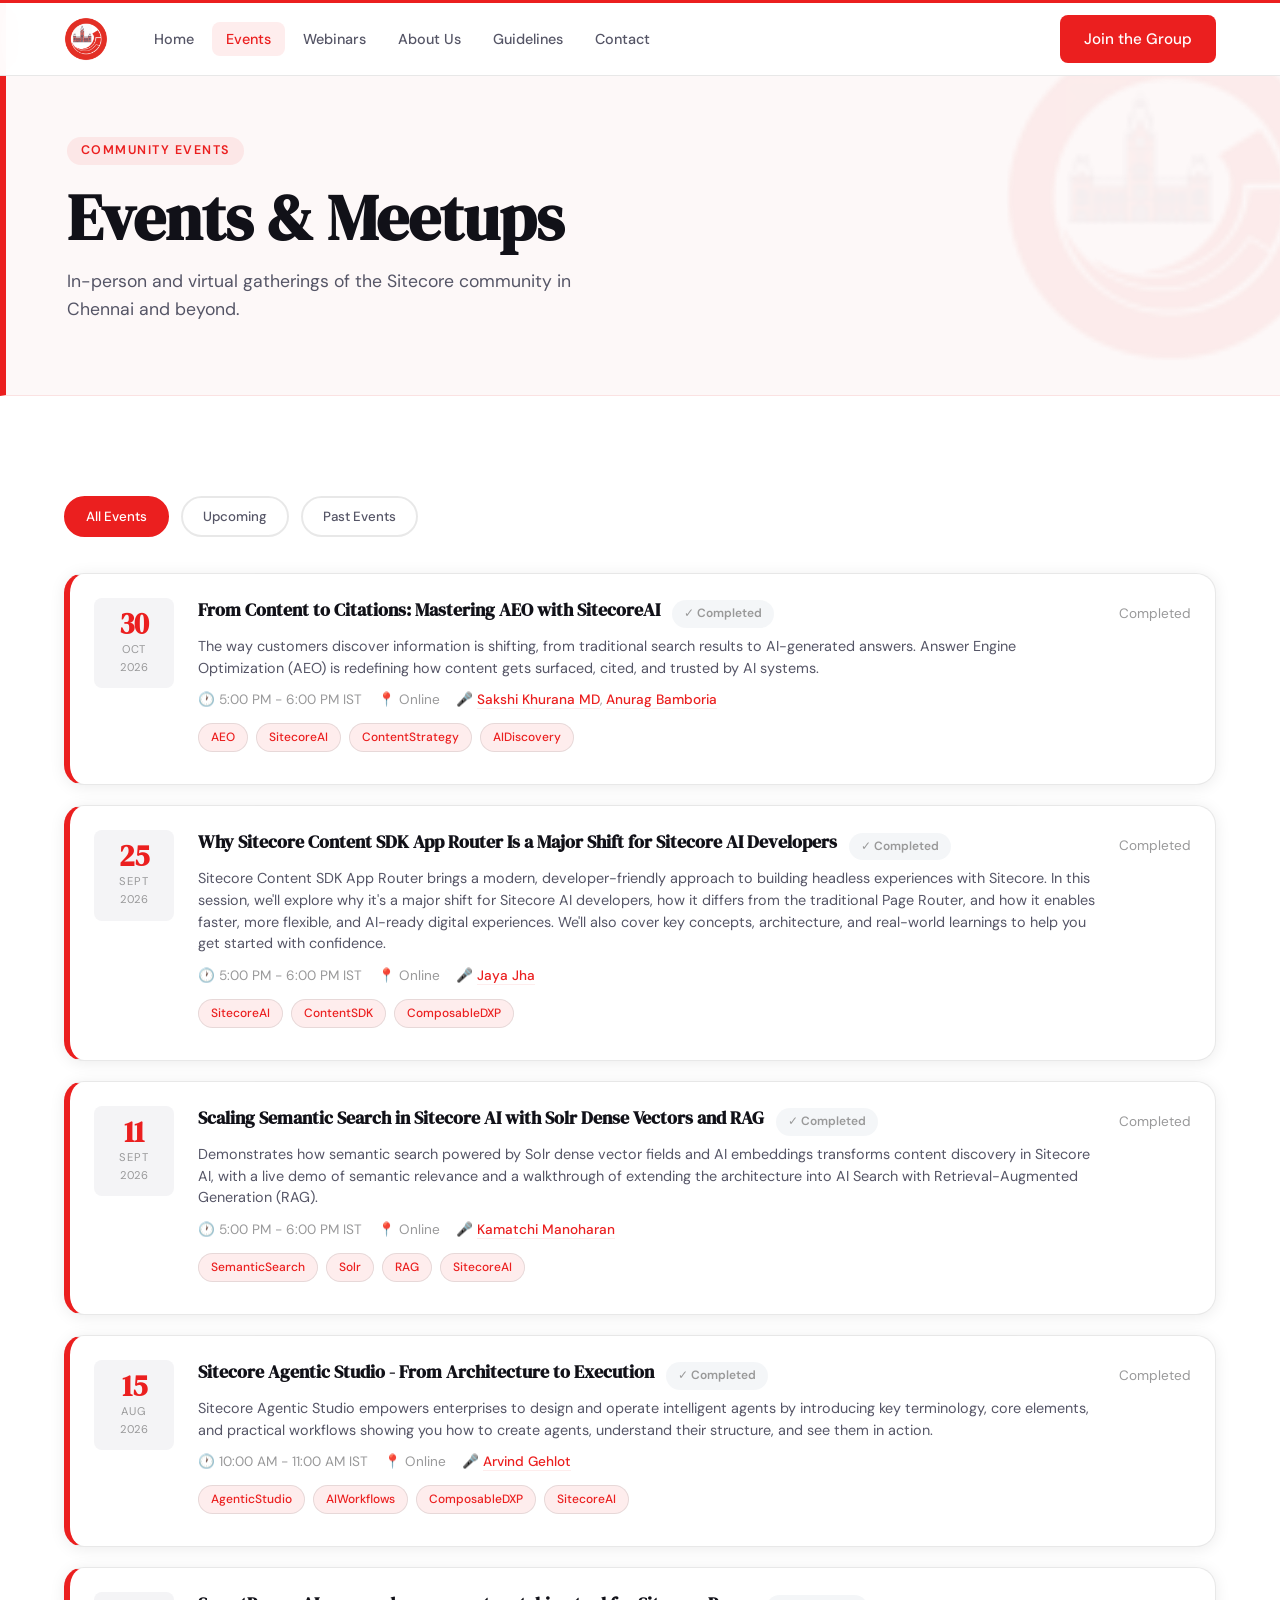
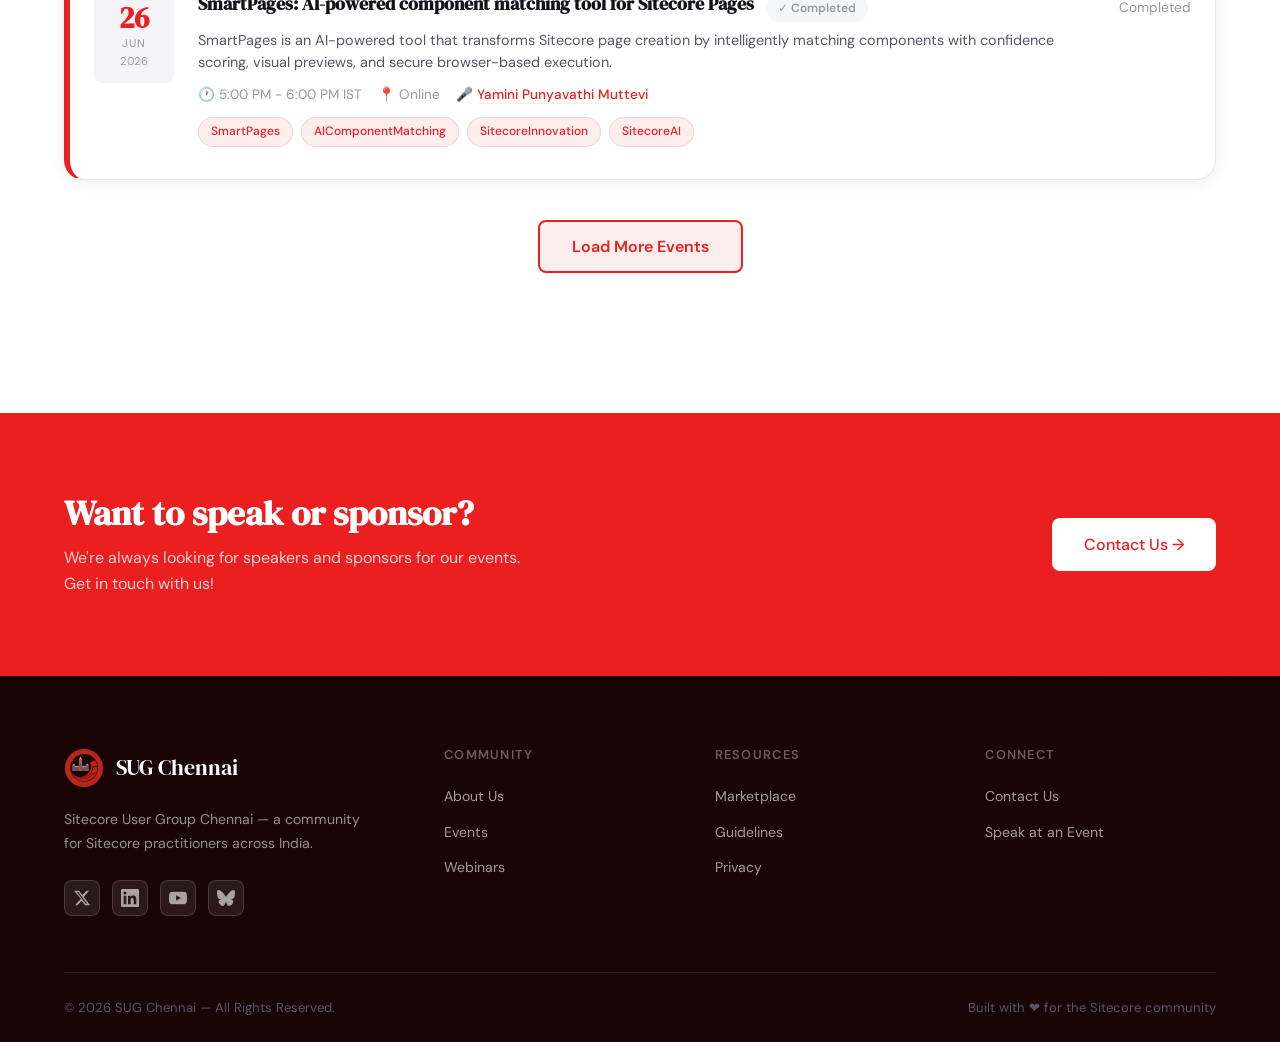
<file: events.html>
<!DOCTYPE html>
<html lang="en-IN">
<head>
  <meta charset="UTF-8"/>
  <meta name="viewport" content="width=device-width, initial-scale=1.0"/>
  <!-- SEO -->
  <meta name="description" content="Browse all past and upcoming SUG Chennai events, in-person meetups, and Sitecore workshops in Chennai and online."/>
  <meta name="keywords" content="Sitecore meetup Chennai, Sitecore events India, SUG Chennai events, Sitecore workshop"/>
  <meta name="robots" content="index, follow"/>
  <link rel="canonical" href="https://www.sugchennai.co.in/events.html"/>
  <!-- Open Graph -->
  <meta property="og:type" content="website"/>
  <meta property="og:site_name" content="SUG Chennai"/>
  <meta property="og:url" content="https://www.sugchennai.co.in/events.html"/>
  <meta property="og:title" content="SUG Chennai Events & Meetups"/>
  <meta property="og:description" content="All past and upcoming Sitecore User Group Chennai events, meetups, and workshops."/>
  <meta property="og:image" content="https://www.sugchennai.co.in/images/tech/cloud-server.jpg"/>
  <meta property="og:locale" content="en_IN"/>
  <!-- Twitter Card -->
  <meta name="twitter:card" content="summary_large_image"/>
  <meta name="twitter:site" content="@sugchennai"/>
  <meta name="twitter:title" content="SUG Chennai Events & Meetups"/>
  <meta name="twitter:description" content="All past and upcoming Sitecore User Group Chennai events, meetups, and workshops."/>
  <meta name="twitter:image" content="https://www.sugchennai.co.in/images/tech/cloud-server.jpg"/>
  <title>Events & Meetups – SUG Chennai | Sitecore User Group</title>
  <link rel="icon" href="images/favicon.png"/>
  <link rel="preconnect" href="https://fonts.googleapis.com"/>
  <link rel="preconnect" href="https://fonts.gstatic.com" crossorigin/>
  <link href="https://fonts.googleapis.com/css2?family=DM+Serif+Display:ital@0;1&family=DM+Sans:ital,opsz,wght@0,9..40,300;0,9..40,400;0,9..40,500;0,9..40,600;1,9..40,300&display=swap" rel="stylesheet"/>
  <link rel="stylesheet" href="style.css"/>
  <style>
    .filter-tabs {
      display: flex;
      gap: 12px;
      margin-bottom: 36px;
      flex-wrap: wrap;
    }

    .filter-tab {
      padding: 10px 20px;
      border: 2px solid var(--border);
      border-radius: 100px;
      background: transparent;
      cursor: pointer;
      font-weight: 500;
      color: var(--text-muted);
      transition: all var(--transition);
      font-family: var(--font-body);
    }

    .filter-tab:hover {
      border-color: var(--accent);
      color: var(--accent);
    }

    .filter-tab.active {
      background: var(--accent);
      color: white;
      border-color: var(--accent);
    }

    .load-more-container {
      display: flex;
      justify-content: center;
      margin: 40px 0;
    }

    .load-more-btn {
      padding: 14px 32px;
      font-size: 1rem;
      background: var(--accent-dim);
      color: var(--accent);
      border: 2px solid var(--accent);
      border-radius: var(--radius-sm);
      cursor: pointer;
      font-weight: 600;
      transition: all var(--transition);
      font-family: var(--font-body);
    }

    .load-more-btn:hover {
      background: var(--accent);
      color: #fff;
    }

    .load-more-btn:disabled {
      opacity: 0.5;
      cursor: not-allowed;
    }

    .tag {
      display: inline-block;
      background: var(--accent-dim);
      color: var(--accent);
      padding: 4px 12px;
      border-radius: 100px;
      font-size: 0.75rem;
      font-weight: 500;
      margin-right: 8px;
      margin-bottom: 8px;
    }

    .status-badge {
      display: inline-flex;
      align-items: center;
      gap: 6px;
      font-size: 0.75rem;
      font-weight: 600;
      padding: 4px 12px;
      border-radius: 100px;
    }

    .status-badge.upcoming {
      background: rgba(34,197,94,0.1);
      color: #16a34a;
    }

    .status-badge.completed {
      background: rgba(148,163,184,0.1);
      color: #999999;
    }

    .empty-state {
      grid-column: 1/-1;
      text-align: center;
      padding: 60px 24px;
      color: #99999a;
      font-size: 0.95rem;
    }
  </style>
</head>
<body>
  <!-- HEADER -->
  <nav class="nav" id="nav">
    <div class="nav-inner">
      <a href="index.html" class="nav-logo">
        <img src="images/logo.png" alt="SUG Chennai" onerror="this.style.display='none'; this.nextElementSibling.style.display='flex'"/>
        <span class="logo-text" style="display:none">SUG<span class="accent">.</span></span>
      </a>
      <ul class="nav-links">
        <li><a href="index.html">Home</a></li>
        <li><a href="events.html" class="active">Events</a></li>
        <li><a href="webinar.html">Webinars</a></li>
        <li><a href="about.html">About Us</a></li>
        <li><a href="community-guidelines.html">Guidelines</a></li>
        <li><a href="contact.html">Contact</a></li>
      </ul>
      <a href="https://forms.gle/367UHdCedxhCTSmX6" target="_blank" class="btn btn-primary nav-cta">Join the Group</a>
      <button class="hamburger" id="hamburger"><span></span><span></span><span></span></button>
    </div>
    <div class="mobile-menu" id="mobileMenu">
      <ul>
        <li><a href="index.html">Home</a></li>
        <li><a href="events.html">Events</a></li>
        <li><a href="webinar.html">Webinars</a></li>
        <li><a href="about.html">About Us</a></li>
        <li><a href="community-guidelines.html">Guidelines</a></li>
        <li><a href="https://www.meetup.com/sitecore-user-group-chennai/" target="_blank">Meetup</a></li>
        <li><a href="contact.html">Contact</a></li>
      </ul>
    </div>
  </nav>

  <!-- PAGE HERO -->
  <div class="page-hero" style="position:relative;overflow:hidden;">
    <img src="images/logo.png" aria-hidden="true" style="position:absolute;right:-60px;top:50%;transform:translateY(-50%);width:340px;height:340px;opacity:0.06;pointer-events:none;"/>
    <div class="container">
      <div class="section-tag">Community Events</div>
      <h1>Events & Meetups</h1>
      <p>In-person and virtual gatherings of the Sitecore community in Chennai and beyond.</p>
    </div>
  </div>

  <!-- MAIN CONTENT -->
  <section class="section">
    <div class="container">
      <div class="filter-tabs">
        <button class="filter-tab active" onclick="filterByStatus(this, 'all')">All Events</button>
        <button class="filter-tab" onclick="filterByStatus(this, 'upcoming')">Upcoming</button>
        <button class="filter-tab" onclick="filterByStatus(this, 'completed')">Past Events</button>
      </div>

      <div class="events-list" id="eventsList"></div>

      <div class="load-more-container">
        <button class="load-more-btn" id="loadMoreBtn" onclick="loadMoreEvents()">Load More Events</button>
      </div>
    </div>
  </section>

  <!-- CTA SECTION -->
  <section class="cta-section">
    <div class="container">
      <div class="cta-inner">
        <div class="cta-text">
          <h2>Want to speak or sponsor?</h2>
          <p>We're always looking for speakers and sponsors for our events. Get in touch with us!</p>
        </div>
        <div class="cta-actions">
          <a href="https://forms.gle/Ffnz8gtoyaacFeqo8" target="_blank" class="btn btn-primary btn-large">Contact Us →</a>
        </div>
      </div>
    </div>
  </section>

  <!-- FOOTER -->
  <footer class="footer">
    <div class="container">
      <div class="footer-top">
        <div class="footer-brand">
          <div style="display:flex;align-items:center;gap:12px;margin-bottom:4px;">
            <img src="images/logo.png" width="40" height="40" alt="SUG Chennai" style="opacity:0.8;"/>
            <span class="footer-logo">SUG Chennai</span>
          </div>
          <p>Sitecore User Group Chennai — a community for Sitecore practitioners across India.</p>
          <div class="social-links">
            <a href="https://twitter.com/sugchennai" target="_blank" aria-label="Twitter"><svg viewBox="0 0 24 24" width="18" height="18" fill="currentColor"><path d="M18.244 2.25h3.308l-7.227 8.26 8.502 11.24H16.17l-4.714-6.231-5.401 6.231H2.744l7.73-8.835L1.254 2.25H8.08l4.259 5.631zm-1.161 17.52h1.833L7.084 4.126H5.117z"/></svg></a>
            <a href="https://www.linkedin.com/groups/8679823/" target="_blank" aria-label="LinkedIn"><svg viewBox="0 0 24 24" width="18" height="18" fill="currentColor"><path d="M20.447 20.452h-3.554v-5.569c0-1.328-.027-3.037-1.852-3.037-1.853 0-2.136 1.445-2.136 2.939v5.667H9.351V9h3.414v1.561h.046c.477-.9 1.637-1.85 3.37-1.85 3.601 0 4.267 2.37 4.267 5.455v6.286zM5.337 7.433a2.062 2.062 0 01-2.063-2.065 2.064 2.064 0 112.063 2.065zm1.782 13.019H3.555V9h3.564v11.452zM22.225 0H1.771C.792 0 0 .774 0 1.729v20.542C0 23.227.792 24 1.771 24h20.451C23.2 24 24 23.227 24 22.271V1.729C24 .774 23.2 0 22.222 0h.003z"/></svg></a>
            <a href="https://www.youtube.com/channel/UCOzk19JDPhqL1rsR-O8bP-g" target="_blank" aria-label="YouTube"><svg viewBox="0 0 24 24" width="18" height="18" fill="currentColor"><path d="M23.498 6.186a3.016 3.016 0 00-2.122-2.136C19.505 3.545 12 3.545 12 3.545s-7.505 0-9.377.505A3.017 3.017 0 00.502 6.186C0 8.07 0 12 0 12s0 3.93.502 5.814a3.016 3.016 0 002.122 2.136c1.871.505 9.376.505 9.376.505s7.505 0 9.377-.505a3.015 3.015 0 002.122-2.136C24 15.93 24 12 24 12s0-3.93-.502-5.814zM9.545 15.568V8.432L15.818 12l-6.273 3.568z"/></svg></a>
            <a href="https://bsky.app/profile/sugchennai.bsky.social" target="_blank" aria-label="Bluesky"><svg viewBox="0 0 24 24" width="18" height="18" fill="currentColor"><path d="M12 10.8c-1.087-2.114-4.046-6.053-6.798-7.995C2.566.944 1.561 1.266.902 1.565.139 1.908 0 3.08 0 3.768c0 .69.378 5.65.624 6.479.815 2.736 3.713 3.66 6.383 3.364.136-.02.275-.039.415-.056-.138.022-.276.04-.415.056-3.912.58-7.387 2.005-2.83 7.078 5.013 5.19 6.87-1.113 7.823-4.308.953 3.195 2.05 9.271 7.733 4.308 4.267-4.308 1.172-6.498-2.74-7.078a8.741 8.741 0 0 1-.415-.056c.14.017.279.036.415.056 2.67.297 5.568-.628 6.383-3.364.246-.828.624-5.79.624-6.478 0-.69-.139-1.861-.902-2.204-.659-.298-1.664-.62-4.3 1.24C16.046 4.748 13.087 8.687 12 10.8Z"/></svg></a>
          </div>
        </div>
        <div class="footer-links">
          <div class="footer-col">
            <h4>Community</h4>
            <ul>
              <li><a href="about.html">About Us</a></li>
              <li><a href="events.html">Events</a></li>
              <li><a href="webinar.html">Webinars</a></li>
            </ul>
          </div>
          <div class="footer-col">
            <h4>Resources</h4>
            <ul>
              <li><a href="market-place-contribution.html">Marketplace</a></li>
              <li><a href="community-guidelines.html">Guidelines</a></li>
              <li><a href="privacy-policy.html">Privacy</a></li>
            </ul>
          </div>
          <div class="footer-col">
            <h4>Connect</h4>
            <ul>
              <li><a href="https://forms.gle/Ffnz8gtoyaacFeqo8" target="_blank">Contact Us</a></li>
              <li><a href="https://forms.gle/ue5XsTCNhnE5Gtj58" target="_blank">Speak at an Event</a></li>
            </ul>
          </div>
        </div>
      </div>
      <div class="footer-bottom">
        <p>© <span class="current-year"></span> SUG Chennai — All Rights Reserved.</p>
        <p>Built with ❤️ for the Sitecore community</p>
      </div>
    </div>
  </footer>

  <!-- Include data file -->
  <script src="data.js"></script>
  <script src="main.js"></script>

  <script>
    const ITEMS_PER_PAGE = 5;
    let currentPage = 0;
    let displayedItems = 0;
    let currentFilter = 'all';
    let filteredEvents = [];
    let allEvents = [];

    // Initialize
    function init() {
      if (typeof SUGData !== 'undefined' && SUGData.events) {
        allEvents = SUGData.events.sort((a, b) => new Date(b.date) - new Date(a.date));
        filteredEvents = allEvents;
        loadMoreEvents();
      }
    }

    function getDay(dateStr) {
      return new Date(dateStr).getDate();
    }

    function getMonth(dateStr) {
      return new Date(dateStr).toLocaleDateString('en-IN', { month: 'short' });
    }

    function getYear(dateStr) {
      return new Date(dateStr).getFullYear();
    }

    function renderEventItem(event) {
      // Check if event is in past
      const eventDate = new Date(event.date);
      const today = new Date();
      today.setHours(0, 0, 0, 0);
      const isPastEvent = eventDate < today;
      
      // Determine actual status based on date
      const actualStatus = isPastEvent ? 'completed' : event.status;
      
      // Build speaker list with LinkedIn links
      let speakersHTML = '';
      if (event.speakers && event.speakers.length) {
        speakersHTML = (event.speakers).map(speaker => {
          if (typeof speaker === 'object' && speaker.linkedin) {
            return `<a href="${speaker.linkedin}" target="_blank" rel="noopener" style="color: var(--accent); text-decoration: none; border-bottom: 1px solid var(--accent-dim); font-weight: 500; transition: all var(--transition);" onmouseover="this.textDecoration='underline'" onmouseout="this.textDecoration='none'">${speaker.name}</a>`;
          }
          return typeof speaker === 'object' ? speaker.name : speaker;
        }).join(', ');
      }
      
      // Build action buttons
      let actionHTML = '';
      // Hide action buttons when the event date is past or the status is explicitly 'completed'
      if (!isPastEvent && event.status !== 'completed') {
        const buttons = [];
        if (event.meetingLink) {
          buttons.push(`<a href="${event.meetingLink}" target="_blank" class="btn btn-primary">Join Now →</a>`);
        }
        if (event.registerLink) {
          buttons.push(`<a href="${event.registerLink}" target="_blank" class="btn btn-primary">Register →</a>`);
        }
        if (buttons.length > 0) {
          actionHTML = `<div class="event-action-buttons">${buttons.join('')}</div>`;
        } else {
          actionHTML = `<span style="color: var(--text-faint); font-size: 0.85rem;">No Registration</span>`;
        }
      } else {
        actionHTML = `<span style="color: var(--text-faint); font-size: 0.85rem;">Completed</span>`;
      }
      
      return `
        <div class="event-item" data-status="${actualStatus}">
          <div class="event-date-block">
            <div class="event-day">${getDay(event.date)}</div>
            <div class="event-month">${getMonth(event.date)}</div>
            <div class="event-year">${getYear(event.date)}</div>
          </div>
          <div class="event-info">
            <div style="display:flex;gap:12px;align-items:center;flex-wrap:wrap;margin-bottom:8px;">
              <h3>${event.title}</h3>
              <span class="status-badge ${actualStatus}">✓ ${actualStatus === 'upcoming' ? 'Upcoming' : 'Completed'}</span>
            </div>
            <p>${event.description}</p>
            <div class="event-info-meta">
              <span>🕐 ${event.time}</span>
              <span>📍 ${event.venue}</span>
              ${speakersHTML ? `<span>🎤 ${speakersHTML}</span>` : ''}
            </div>
            <div style="margin-top:12px;">
              ${(event.tags||[]).map(t=>`<span class="tag">${t}</span>`).join('')}
            </div>
          </div>
          <div class="event-action">
            ${actionHTML}
          </div>
        </div>
      `;
    }

    function filterByStatus(btnElement, status) {
      currentFilter = status;
      currentPage = 0;
      displayedItems = 0;

      // Sort by date, newest first
      filteredEvents = status === 'all' 
        ? allEvents 
        : allEvents.filter(e => e.status === status);

      // Update active tab
      document.querySelectorAll('.filter-tab').forEach(tab => tab.classList.remove('active'));
      btnElement.classList.add('active');

      // Clear and reload
      document.getElementById('eventsList').innerHTML = '';
      loadMoreEvents();
    }

    function loadMoreEvents() {
      const list = document.getElementById('eventsList');
      const start = currentPage * ITEMS_PER_PAGE;
      const end = start + ITEMS_PER_PAGE;
      const itemsToShow = filteredEvents.slice(start, end);

      if (itemsToShow.length === 0 && displayedItems === 0) {
        list.innerHTML = `<div class="empty-state"><p>No ${currentFilter === 'upcoming' ? 'upcoming' : 'past'} events found.</p></div>`;
      } else {
        itemsToShow.forEach(event => {
          list.innerHTML += renderEventItem(event);
        });
      }

      displayedItems += itemsToShow.length;
      currentPage++;

      const loadMoreBtn = document.getElementById('loadMoreBtn');
      if (displayedItems >= filteredEvents.length) {
        loadMoreBtn.style.display = 'none';
      } else {
        loadMoreBtn.style.display = 'block';
      }
    }

    // Update current year
    document.querySelector('.current-year').textContent = new Date().getFullYear();

    // Initialize on DOM ready
    document.addEventListener('DOMContentLoaded', init);
  </script>
</body>
</html>
</file>
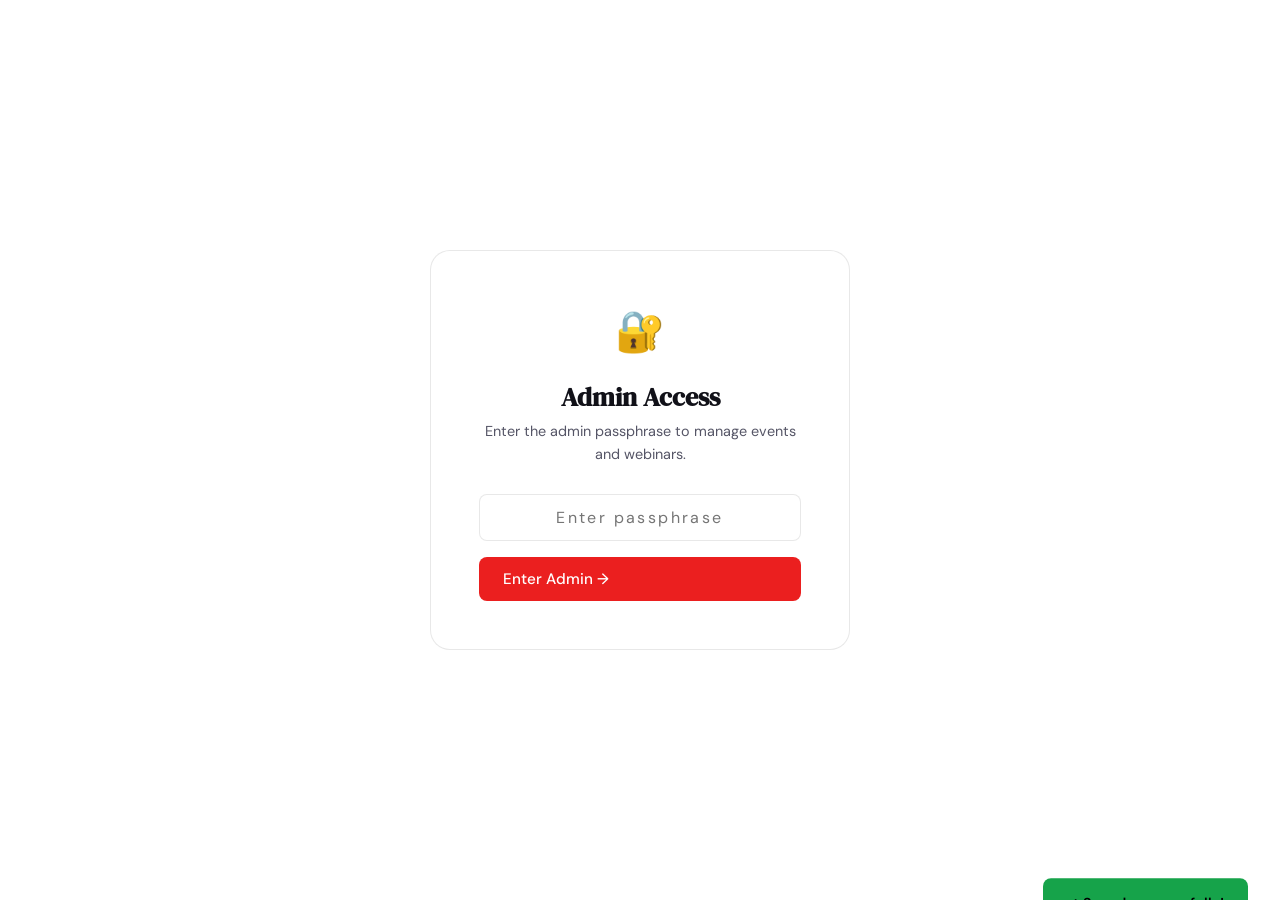
<file: manage-c7f3a9b2.html>
<!DOCTYPE html>
<html lang="en">
<head>
  <meta charset="UTF-8"/>
  <meta name="viewport" content="width=device-width, initial-scale=1.0"/>
  <title>Admin – SUG Chennai</title>
  <link rel="icon" href="images/favicon.png"/>
  <link rel="preconnect" href="https://fonts.googleapis.com"/>
  <link rel="preconnect" href="https://fonts.gstatic.com" crossorigin/>
  <link href="https://fonts.googleapis.com/css2?family=DM+Serif+Display:ital@0;1&family=DM+Sans:ital,opsz,wght@0,9..40,300;0,9..40,400;0,9..40,500;0,9..40,600;1,9..40,300&display=swap" rel="stylesheet"/>
  <link rel="stylesheet" href="style.css"/>
  <style>
    .admin-container { max-width: 860px; margin: 0 auto; padding: 0 24px 80px; }
    .gate { min-height: 100vh; display: flex; align-items: center; justify-content: center; }
    .gate-card {
      background: var(--surface);
      border: 1px solid var(--border);
      border-radius: var(--radius-lg);
      padding: 48px;
      width: 100%;
      max-width: 420px;
      text-align: center;
    }
    .gate-card .lock { font-size: 2.5rem; margin-bottom: 20px; }
    .gate-card h1 { font-size: 1.6rem; margin-bottom: 8px; }
    .gate-card p { margin-bottom: 28px; font-size: 0.9rem; }
    .gate-card input {
      width: 100%;
      background: var(--bg);
      border: 1px solid var(--border);
      color: var(--text);
      padding: 12px 16px;
      border-radius: var(--radius-sm);
      font-size: 1rem;
      font-family: var(--font-body);
      margin-bottom: 16px;
      text-align: center;
      letter-spacing: 0.15em;
    }
    .gate-card input:focus { outline: none; border-color: var(--accent); }
    .error-msg { color: var(--accent); font-size: 0.85rem; margin-top: 12px; display: none; }

    /* Admin UI */
    .admin-ui { display: none; }
    .admin-header {
      background: var(--surface);
      border-bottom: 1px solid var(--border);
      padding: 16px 24px;
      display: flex;
      align-items: center;
      gap: 20px;
      justify-content: space-between;
    }
    .admin-header h2 { font-size: 1.1rem; color: var(--text); font-family: var(--font-body); font-weight: 600; }
    .admin-tabs {
      display: flex;
      gap: 4px;
      margin: 40px 0 32px;
      border-bottom: 1px solid var(--border);
    }
    .admin-tab {
      background: none;
      border: none;
      color: var(--text-muted);
      padding: 12px 20px;
      font-size: 0.95rem;
      font-family: var(--font-body);
      cursor: pointer;
      border-bottom: 2px solid transparent;
      margin-bottom: -1px;
      transition: all var(--transition);
    }
    .admin-tab.active { color: var(--accent); border-bottom-color: var(--accent); }
    .admin-tab:hover { color: var(--text); }

    .tab-panel { display: none; }
    .tab-panel.active { display: block; }

    .success-toast {
      position: fixed;
      bottom: 32px;
      right: 32px;
      background: var(--green);
      color: #000;
      padding: 14px 24px;
      border-radius: var(--radius-sm);
      font-weight: 600;
      font-size: 0.9rem;
      transform: translateY(120%);
      transition: transform 0.3s ease;
      z-index: 999;
    }
    .success-toast.show { transform: translateY(0); }

    .admin-list { margin-top: 40px; }
    .admin-list h3 { font-size: 1.1rem; margin-bottom: 20px; color: var(--text); }
    .admin-item {
      background: var(--surface);
      border: 1px solid var(--border);
      border-radius: var(--radius);
      padding: 16px 20px;
      display: flex;
      justify-content: space-between;
      align-items: center;
      gap: 16px;
      margin-bottom: 12px;
    }
    .admin-item-info h4 { font-size: 0.95rem; color: var(--text); margin-bottom: 4px; font-family: var(--font-body); }
    .admin-item-info span { font-size: 0.8rem; color: var(--text-faint); }
    .admin-item-actions { display: flex; gap: 8px; flex-shrink: 0; }
    .btn-danger { background: rgba(230,48,39,0.15); color: var(--accent); border: 1px solid rgba(230,48,39,0.3); }
    .btn-danger:hover { background: var(--accent); color: #fff; }

    .code-output {
      background: var(--bg);
      border: 1px solid var(--border);
      border-radius: var(--radius-sm);
      padding: 20px;
      font-family: 'Courier New', monospace;
      font-size: 0.78rem;
      color: var(--text-muted);
      white-space: pre-wrap;
      max-height: 400px;
      overflow-y: auto;
      line-height: 1.6;
    }

    .hint-box {
      background: rgba(59,130,246,0.08);
      border: 1px solid rgba(59,130,246,0.2);
      border-radius: var(--radius-sm);
      padding: 16px 20px;
      font-size: 0.85rem;
      color: var(--text-muted);
      margin-bottom: 28px;
      line-height: 1.7;
    }
    .hint-box strong { color: var(--text); }
  </style>
</head>
<body>

<!-- GATE -->
<div class="gate" id="gate">
  <div class="gate-card">
    <div class="lock">🔐</div>
    <h1>Admin Access</h1>
    <p>Enter the admin passphrase to manage events and webinars.</p>
    <input type="password" id="passphraseInput" placeholder="Enter passphrase" autocomplete="off"/>
    <button class="btn btn-primary" style="width:100%" onclick="checkPassphrase()">Enter Admin →</button>
    <div class="error-msg" id="errorMsg"></div>
  </div>
</div>

<!-- ADMIN UI -->
<div class="admin-ui" id="adminUI">
  <div class="admin-header">
    <div style="display:flex;align-items:center;gap:12px;">
      <a href="index.html">
        <img src="images/logo.png" alt="SUG Chennai" style="height:36px;" onerror="this.style.display='none'"/>
      </a>
      <h2>SUG Chennai Admin</h2>
    </div>
    <div style="display:flex;gap:12px;align-items:center;">
      <span style="font-size:0.8rem;color:var(--text-faint);">Session active</span>
      <button class="btn btn-sm btn-ghost" onclick="logout()">Logout</button>
    </div>
  </div>

  <div class="admin-container" style="padding-top:0;">
    <div class="admin-tabs">
      <button class="admin-tab active" onclick="switchTab('events')">📅 Events</button>
      <button class="admin-tab" onclick="switchTab('webinars')">🖥 Webinars</button>
      <button class="admin-tab" onclick="switchTab('export')">📋 Export Data</button>
    </div>

    <!-- EVENTS TAB -->
    <div class="tab-panel active" id="tab-events">
      <div class="hint-box">
        <strong>How to add an event:</strong> Fill out the form below and click "Add Event". The event will appear in the list below. Once done, use the <strong>Export Data</strong> tab to get the updated data.js file and replace it in your GitHub repo.
      </div>

      <div class="admin-form">
        <h3 style="margin-bottom:24px;font-size:1.2rem;">Add New Event</h3>
        <div class="form-group">
          <label>Event Title *</label>
          <input type="text" id="ev-title" placeholder="e.g. SUG Chennai Meetup #9 – XM Cloud"/>
        </div>
        <div class="form-row">
          <div class="form-group">
            <label>Date *</label>
            <input type="date" id="ev-date"/>
          </div>
          <div class="form-group">
            <label>Status *</label>
            <select id="ev-status">
              <option value="upcoming">Upcoming</option>
              <option value="completed">Completed</option>
            </select>
          </div>
        </div>
        <div class="form-row">
          <div class="form-group">
            <label>Time</label>
            <input type="text" id="ev-time" placeholder="e.g. 10:00 AM – 1:00 PM IST"/>
          </div>
          <div class="form-group">
            <label>Venue</label>
            <input type="text" id="ev-venue" placeholder="e.g. Online (Teams) or Venue Name, Chennai"/>
          </div>
        </div>
        <div class="form-group">
          <label>Description *</label>
          <textarea id="ev-desc" placeholder="Describe the event, topics covered, format, etc."></textarea>
        </div>
        <div class="form-row">
          <div class="form-group">
            <label>Speaker(s) (comma-separated)</label>
            <input type="text" id="ev-speakers" placeholder="e.g. Mohamed Nizarudeen, Kishore Yatheendra"/>
          </div>
          <div class="form-group">
            <label>Tags (comma-separated)</label>
            <input type="text" id="ev-tags" placeholder="e.g. XM Cloud, SaaS, Composable"/>
          </div>
        </div>
        <div class="form-group">
          <label>Registration Link</label>
          <input type="url" id="ev-register" placeholder="https://forms.gle/..."/>
        </div>
        <button class="btn btn-primary" onclick="addEvent()">+ Add Event</button>
      </div>

      <div class="admin-list">
        <h3>Current Events (<span id="eventCount">0</span>)</h3>
        <div id="eventsList"></div>
      </div>
    </div>

    <!-- WEBINARS TAB -->
    <div class="tab-panel" id="tab-webinars">
      <div class="hint-box">
        <strong>How to add a webinar:</strong> Fill out the form and click "Add Webinar". Then export the updated data from the <strong>Export Data</strong> tab and update your repo.
      </div>

      <div class="admin-form">
        <h3 style="margin-bottom:24px;font-size:1.2rem;">Add New Webinar</h3>
        <div class="form-group">
          <label>Webinar Title *</label>
          <input type="text" id="wb-title" placeholder="e.g. Sitecore XM Cloud: A Complete Overview"/>
        </div>
        <div class="form-row">
          <div class="form-group">
            <label>Date *</label>
            <input type="date" id="wb-date"/>
          </div>
          <div class="form-group">
            <label>Status *</label>
            <select id="wb-status">
              <option value="upcoming">Upcoming</option>
              <option value="completed">Completed</option>
            </select>
          </div>
        </div>
        <div class="form-row">
          <div class="form-group">
            <label>Time</label>
            <input type="text" id="wb-time" placeholder="e.g. 6:00 PM IST"/>
          </div>
          <div class="form-group">
            <label>Tags (comma-separated)</label>
            <input type="text" id="wb-tags" placeholder="e.g. XM Cloud, Composable"/>
          </div>
        </div>
        <div class="form-row">
          <div class="form-group">
            <label>Speaker Name *</label>
            <input type="text" id="wb-speaker" placeholder="e.g. Mohamed Nizarudeen"/>
          </div>
          <div class="form-group">
            <label>Speaker Title</label>
            <input type="text" id="wb-speakerTitle" placeholder="e.g. Sitecore MVP & Co-Founder"/>
          </div>
        </div>
        <div class="form-group">
          <label>Description *</label>
          <textarea id="wb-desc" placeholder="Describe what will be covered in this webinar."></textarea>
        </div>
        <div class="form-row">
          <div class="form-group">
            <label>Registration Link</label>
            <input type="url" id="wb-register" placeholder="https://forms.gle/..."/>
          </div>
          <div class="form-group">
            <label>Recording Link (YouTube)</label>
            <input type="url" id="wb-recording" placeholder="https://youtube.com/..."/>
          </div>
        </div>
        <button class="btn btn-primary" onclick="addWebinar()">+ Add Webinar</button>
      </div>

      <div class="admin-list">
        <h3>Current Webinars (<span id="webinarCount">0</span>)</h3>
        <div id="webinarsList"></div>
      </div>
    </div>

    <!-- EXPORT TAB -->
    <div class="tab-panel" id="tab-export">
      <div class="hint-box">
        <strong>How to update the live site:</strong><br/>
        1. Click <strong>Generate data.js</strong> below to see the updated data file content.<br/>
        2. Copy the entire content.<br/>
        3. Go to your <strong>GitHub repository</strong>, open <code>data.js</code>, and paste to replace it.<br/>
        4. Commit the change — GitHub Pages will automatically update the live site within 1-2 minutes.<br/><br/>
        <strong>To change your admin passphrase:</strong><br/>
        1. Go to <a href="https://emn178.github.io/online-tools/sha256.html" target="_blank">SHA-256 generator</a><br/>
        2. Type your new passphrase → copy the hash<br/>
        3. Open <code>admin.html</code> in your repo and replace the value of <code>PASSPHRASE_HASH</code><br/>
        4. Commit — your actual passphrase is never stored in the file.
      </div>
      <button class="btn btn-primary" onclick="generateExport()" style="margin-bottom:24px;">⬇ Generate data.js Content</button>
      <button class="btn btn-ghost" onclick="copyToClipboard()" style="margin-bottom:24px;margin-left:12px;">📋 Copy to Clipboard</button>
      <pre class="code-output" id="exportOutput">Click "Generate data.js Content" to preview the file...</pre>
    </div>
  </div>
</div>

<div class="success-toast" id="successToast">✓ Saved successfully!</div>

<script src="data.js"></script>
<script>
  // ─────────────────────────────────────────────────────────────────────────
  // SECURITY: Passphrase is stored as a SHA-256 hash only.
  // The actual passphrase is NEVER in this file.
  //
  // DEFAULT hash corresponds to the initial setup passphrase
  // DEFAULT hash below matches that passphrase.
  //
  // TO CHANGE YOUR PASSPHRASE:
  //   1. Go to: https://emn178.github.io/online-tools/sha256.html
  //   2. Type your new passphrase → copy the hash
  //   3. Replace PASSPHRASE_HASH below with the new hash
  //   4. Commit admin.html — your new passphrase is never exposed in source
  // ─────────────────────────────────────────────────────────────────────────
  const PASSPHRASE_HASH = '8d962f7ab38bb4027158e80f5d97a65a94dd407660d1cdaaa39ee0f713fcfc95';

  // Rate limiting — max 5 attempts, then 15-minute lockout
  const MAX_ATTEMPTS = 5;
  const LOCKOUT_MS   = 15 * 60 * 1000; // 15 minutes

  function getLockState() {
    try {
      const raw = localStorage.getItem('sug_admin_lock');
      return raw ? JSON.parse(raw) : { attempts: 0, lockedUntil: 0 };
    } catch { return { attempts: 0, lockedUntil: 0 }; }
  }

  function saveLockState(state) {
    localStorage.setItem('sug_admin_lock', JSON.stringify(state));
  }

  function resetLockState() {
    localStorage.removeItem('sug_admin_lock');
  }

  // SHA-256 via Web Crypto API (built into every modern browser, no library needed)
  async function sha256(message) {
    const buf = await crypto.subtle.digest(
      'SHA-256',
      new TextEncoder().encode(message)
    );
    return Array.from(new Uint8Array(buf))
      .map(b => b.toString(16).padStart(2, '0'))
      .join('');
  }

  async function checkPassphrase() {
    const lock = getLockState();
    const now  = Date.now();

    // Enforce lockout
    if (lock.lockedUntil > now) {
      const mins = Math.ceil((lock.lockedUntil - now) / 60000);
      showError(`Too many failed attempts. Try again in ${mins} minute${mins > 1 ? 's' : ''}.`);
      return;
    }

    const input = document.getElementById('passphraseInput').value;
    if (!input) return;

    // Disable button during hashing to prevent double-click spam
    const btn = document.querySelector('#gate .btn-primary');
    btn.disabled = true;
    btn.textContent = 'Verifying…';

    const hash = await sha256(input);

    // Constant-time-equivalent string comparison (prevents timing attacks)
    let match = hash.length === PASSPHRASE_HASH.length;
    for (let i = 0; i < PASSPHRASE_HASH.length; i++) {
      if (hash[i] !== PASSPHRASE_HASH[i]) match = false;
    }

    if (match) {
      // ✓ Correct — clear lock state, start session
      resetLockState();
      sessionStorage.setItem('admin_auth', '1');
      document.getElementById('gate').style.display = 'none';
      document.getElementById('adminUI').style.display = 'block';
      renderLists();
    } else {
      // ✗ Wrong — increment attempt counter
      lock.attempts = (lock.lockedUntil > now ? 0 : lock.attempts) + 1;
      const remaining = MAX_ATTEMPTS - lock.attempts;

      if (lock.attempts >= MAX_ATTEMPTS) {
        lock.lockedUntil = now + LOCKOUT_MS;
        saveLockState(lock);
        showError(`Too many failed attempts. Locked for 15 minutes.`);
      } else {
        saveLockState(lock);
        showError(`Incorrect passphrase. ${remaining} attempt${remaining !== 1 ? 's' : ''} remaining.`);
      }

      document.getElementById('passphraseInput').value = '';
      btn.disabled = false;
      btn.textContent = 'Enter Admin →';
    }
  }

  function showError(msg) {
    const el = document.getElementById('errorMsg');
    el.textContent = msg;
    el.style.display = 'block';
  }

  document.getElementById('passphraseInput').addEventListener('keydown', function(e) {
    if (e.key === 'Enter') checkPassphrase();
  });

  // Show remaining lockout time on page load if locked
  (function checkLockOnLoad() {
    const lock = getLockState();
    if (lock.lockedUntil > Date.now()) {
      const mins = Math.ceil((lock.lockedUntil - Date.now()) / 60000);
      showError(`Too many failed attempts. Try again in ${mins} minute${mins > 1 ? 's' : ''}.`);
      document.getElementById('passphraseInput').disabled = true;
      document.querySelector('#gate .btn-primary').disabled = true;
      // Re-enable automatically when lockout expires
      setTimeout(() => {
        document.getElementById('passphraseInput').disabled = false;
        document.querySelector('#gate .btn-primary').disabled = false;
        document.getElementById('errorMsg').style.display = 'none';
        resetLockState();
      }, lock.lockedUntil - Date.now());
    }
  })();

  // Auto-restore session if already authenticated in this tab session
  if (sessionStorage.getItem('admin_auth') === '1') {
    document.getElementById('gate').style.display = 'none';
    document.getElementById('adminUI').style.display = 'block';
    renderLists();
  }

  function logout() {
    sessionStorage.removeItem('admin_auth');
    location.reload();
  }

  // ── In-memory store (session only — export to data.js to persist) ─────────
  let adminEvents   = JSON.parse(sessionStorage.getItem('admin_events')   || 'null') || [...SUGData.events];
  let adminWebinars = JSON.parse(sessionStorage.getItem('admin_webinars') || 'null') || [...SUGData.webinars];

  function switchTab(tab) {
    document.querySelectorAll('.admin-tab').forEach(t => t.classList.remove('active'));
    document.querySelectorAll('.tab-panel').forEach(p => p.classList.remove('active'));
    event.target.classList.add('active');
    document.getElementById('tab-' + tab).classList.add('active');
  }

  function generateId(prefix) {
    return prefix + Date.now().toString(36);
  }

  function addEvent() {
    const title = document.getElementById('ev-title').value.trim();
    const date = document.getElementById('ev-date').value;
    const desc = document.getElementById('ev-desc').value.trim();
    if (!title || !date || !desc) { alert('Please fill in Title, Date, and Description.'); return; }

    const newEvent = {
      id: generateId('e'),
      title,
      date,
      time: document.getElementById('ev-time').value.trim() || 'TBD',
      venue: document.getElementById('ev-venue').value.trim() || 'Online',
      description: desc,
      registerLink: document.getElementById('ev-register').value.trim(),
      speakers: document.getElementById('ev-speakers').value.split(',').map(s => s.trim()).filter(Boolean),
      tags: document.getElementById('ev-tags').value.split(',').map(t => t.trim()).filter(Boolean),
      status: document.getElementById('ev-status').value
    };

    adminEvents.unshift(newEvent);
    sessionStorage.setItem('admin_events', JSON.stringify(adminEvents));
    renderLists();
    clearForm(['ev-title','ev-date','ev-time','ev-venue','ev-desc','ev-register','ev-speakers','ev-tags']);
    showToast('Event added!');
  }

  function addWebinar() {
    const title = document.getElementById('wb-title').value.trim();
    const date = document.getElementById('wb-date').value;
    const desc = document.getElementById('wb-desc').value.trim();
    const speaker = document.getElementById('wb-speaker').value.trim();
    if (!title || !date || !desc || !speaker) { alert('Please fill in Title, Date, Speaker, and Description.'); return; }

    const newWebinar = {
      id: generateId('w'),
      title,
      date,
      time: document.getElementById('wb-time').value.trim() || 'TBD',
      speaker,
      speakerTitle: document.getElementById('wb-speakerTitle').value.trim(),
      description: desc,
      registerLink: document.getElementById('wb-register').value.trim(),
      recordingLink: document.getElementById('wb-recording').value.trim(),
      tags: document.getElementById('wb-tags').value.split(',').map(t => t.trim()).filter(Boolean),
      status: document.getElementById('wb-status').value
    };

    adminWebinars.unshift(newWebinar);
    sessionStorage.setItem('admin_webinars', JSON.stringify(adminWebinars));
    renderLists();
    clearForm(['wb-title','wb-date','wb-time','wb-speaker','wb-speakerTitle','wb-desc','wb-register','wb-recording','wb-tags']);
    showToast('Webinar added!');
  }

  function deleteEvent(id) {
    if (!confirm('Delete this event?')) return;
    adminEvents = adminEvents.filter(e => e.id !== id);
    sessionStorage.setItem('admin_events', JSON.stringify(adminEvents));
    renderLists();
    showToast('Event deleted.');
  }

  function deleteWebinar(id) {
    if (!confirm('Delete this webinar?')) return;
    adminWebinars = adminWebinars.filter(w => w.id !== id);
    sessionStorage.setItem('admin_webinars', JSON.stringify(adminWebinars));
    renderLists();
    showToast('Webinar deleted.');
  }

  function renderLists() {
    // Helper: get display name(s) from speakers array (objects or strings)
    function spNames(speakers) {
      if (!speakers) return 'TBD';
      if (typeof speakers === 'string') return speakers;
      if (Array.isArray(speakers)) return speakers.map(s => typeof s === 'string' ? s : s.name).join(', ');
      return 'TBD';
    }

    // Events
    document.getElementById('eventCount').textContent = adminEvents.length;
    document.getElementById('eventsList').innerHTML = adminEvents.map(e => `
      <div class="admin-item">
        <div class="admin-item-info">
          <h4>${e.title}</h4>
          <span>${new Date(e.date).toLocaleDateString('en-IN',{day:'numeric',month:'short',year:'numeric'})} · ${e.status === 'upcoming' ? '🟢 Upcoming' : '✓ Completed'} · ${e.venue || 'Online'}</span>
        </div>
        <div class="admin-item-actions">
          <button class="btn btn-sm btn-danger" onclick="deleteEvent('${e.id}')">Delete</button>
        </div>
      </div>
    `).join('') || '<p style="color:var(--text-faint);text-align:center;padding:20px;">No events yet.</p>';

    // Webinars
    document.getElementById('webinarCount').textContent = adminWebinars.length;
    document.getElementById('webinarsList').innerHTML = adminWebinars.map(w => `
      <div class="admin-item">
        <div class="admin-item-info">
          <h4>${w.title}</h4>
          <span>${new Date(w.date).toLocaleDateString('en-IN',{day:'numeric',month:'short',year:'numeric'})} · ${w.status === 'upcoming' ? '🟢 Upcoming' : '✓ Completed'} · 🎤 ${spNames(w.speakers || w.speaker)}</span>
        </div>
        <div class="admin-item-actions">
          <button class="btn btn-sm btn-danger" onclick="deleteWebinar('${w.id}')">Delete</button>
        </div>
      </div>
    `).join('') || '<p style="color:var(--text-faint);text-align:center;padding:20px;">No webinars yet.</p>';
  }

  function generateExport() {
    const output = `// SUG Chennai – Central Data Store
// GENERATED: ${new Date().toISOString()}
// Edit via admin.html or modify directly

const SUGData = {
  webinars: ${JSON.stringify(adminWebinars, null, 4)},

  events: ${JSON.stringify(adminEvents, null, 4)},

  team: ${JSON.stringify(SUGData.team, null, 4)}
};

// Make available globally
if (typeof module !== 'undefined') module.exports = SUGData;`;
    document.getElementById('exportOutput').textContent = output;
  }

  function copyToClipboard() {
    const text = document.getElementById('exportOutput').textContent;
    if (text.startsWith('Click')) { alert('Please click Generate first.'); return; }
    navigator.clipboard.writeText(text).then(() => showToast('Copied to clipboard!'));
  }

  function clearForm(ids) {
    ids.forEach(id => {
      const el = document.getElementById(id);
      if (el) el.value = '';
    });
  }

  function showToast(msg) {
    const t = document.getElementById('successToast');
    t.textContent = '✓ ' + msg;
    t.classList.add('show');
    setTimeout(() => t.classList.remove('show'), 3000);
  }
</script>
</body>
</html>
</file>
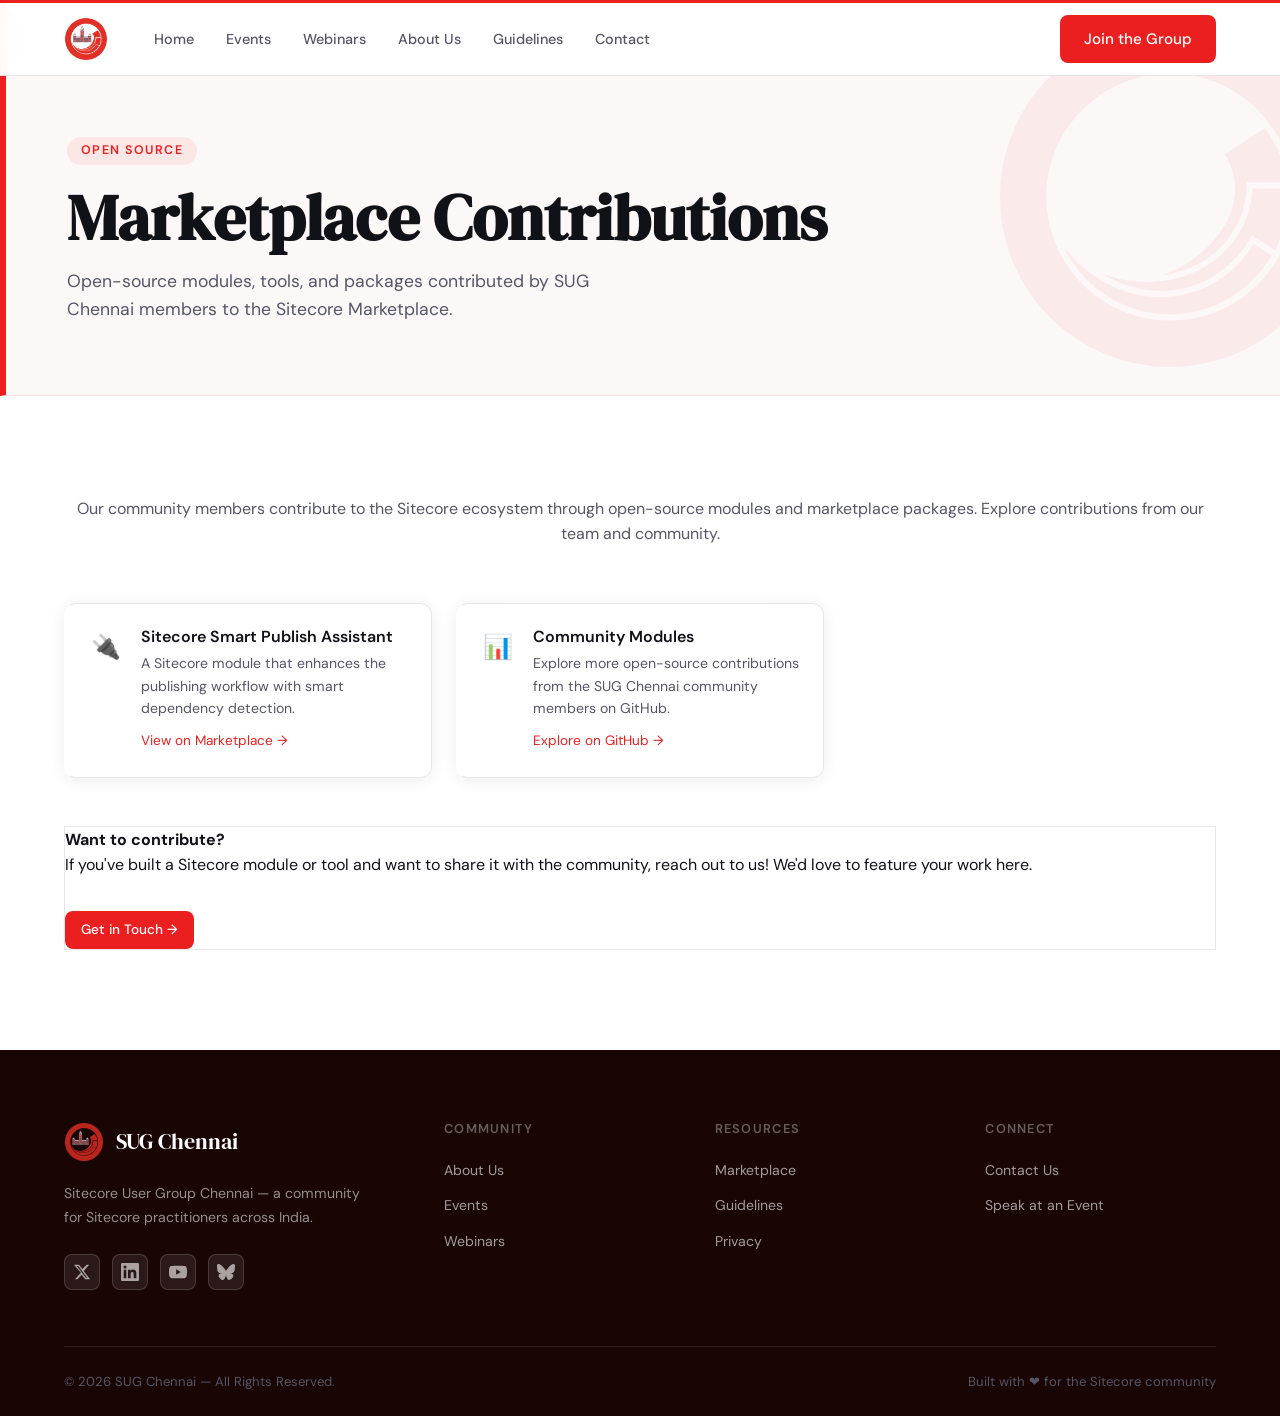
<file: market-place-contribution.html>
<!DOCTYPE html>
<html lang="en-IN">
<head>
  <meta charset="UTF-8"/>
  <meta name="viewport" content="width=device-width, initial-scale=1.0"/>
  <!-- SEO -->
  <meta name="description" content="Open-source Sitecore modules, tools, and marketplace packages contributed by SUG Chennai community members."/>
  <meta name="keywords" content="Sitecore marketplace, open source Sitecore modules, SUG Chennai contributions, Sitecore packages"/>
  <meta name="robots" content="index, follow"/>
  <link rel="canonical" href="https://www.sugchennai.co.in/market-place-contribution.html"/>
  <!-- Open Graph -->
  <meta property="og:type" content="website"/>
  <meta property="og:site_name" content="SUG Chennai"/>
  <meta property="og:url" content="https://www.sugchennai.co.in/market-place-contribution.html"/>
  <meta property="og:title" content="SUG Chennai Marketplace Contributions"/>
  <meta property="og:description" content="Open-source Sitecore modules and marketplace packages from the SUG Chennai community."/>
  <meta property="og:image" content="https://www.sugchennai.co.in/images/tech/code-abstract.jpg"/>
  <meta property="og:locale" content="en_IN"/>
  <!-- Twitter Card -->
  <meta name="twitter:card" content="summary_large_image"/>
  <meta name="twitter:site" content="@sugchennai"/>
  <meta name="twitter:title" content="SUG Chennai Marketplace Contributions"/>
  <meta name="twitter:description" content="Open-source Sitecore modules and marketplace packages from the SUG Chennai community."/>
  <meta name="twitter:image" content="https://www.sugchennai.co.in/images/tech/code-abstract.jpg"/>
  <title>Marketplace Contributions – SUG Chennai | Sitecore User Group</title>
  <link rel="icon" href="images/favicon.png"/>
  <link rel="preconnect" href="https://fonts.googleapis.com"/>
  <link rel="preconnect" href="https://fonts.gstatic.com" crossorigin/>
  <link href="https://fonts.googleapis.com/css2?family=DM+Serif+Display:ital@0;1&family=DM+Sans:ital,opsz,wght@0,9..40,300;0,9..40,400;0,9..40,500;0,9..40,600;1,9..40,300&display=swap" rel="stylesheet"/>
  <link rel="stylesheet" href="style.css"/>
</head>
<body>
  <!-- CONSISTENT HEADER ACROSS ALL PAGES -->
  <nav class="nav" id="nav">
    <div class="nav-inner">
      <a href="index.html" class="nav-logo">
        <img src="images/logo.png" alt="SUG Chennai" onerror="this.style.display='none'; this.nextElementSibling.style.display='flex'"/>
        <span class="logo-text" style="display:none">SUG<span class="accent">.</span></span>
      </a>
      <ul class="nav-links">
        <li><a href="index.html">Home</a></li>
        <li><a href="events.html">Events</a></li>
        <li><a href="webinar.html">Webinars</a></li>
        <li><a href="about.html">About Us</a></li>
        <li><a href="community-guidelines.html">Guidelines</a></li>
        <!-- <li><a href="https://www.meetup.com/sitecore-user-group-chennai/" target="_blank">Meetup</a></li> -->
        <li><a href="contact.html">Contact</a></li>
      </ul>
      <a href="https://forms.gle/367UHdCedxhCTSmX6" target="_blank" class="btn btn-primary nav-cta">Join the Group</a>
      <button class="hamburger" id="hamburger"><span></span><span></span><span></span></button>
    </div>
    <div class="mobile-menu" id="mobileMenu">
      <ul>
        <li><a href="index.html">Home</a></li>
        <li><a href="events.html">Events</a></li>
        <li><a href="webinar.html">Webinars</a></li>
        <li><a href="about.html">About Us</a></li>
        <li><a href="community-guidelines.html">Guidelines</a></li>
        <!-- <li><a href="https://www.meetup.com/sitecore-user-group-chennai/" target="_blank">Meetup</a></li> -->
        <li><a href="contact.html">Contact</a></li>
      </ul>
    </div>
  </nav>

  <div class="page-hero" style="position:relative;overflow:hidden;">
    <img src="images/sitecorelogo.svg" aria-hidden="true" style="position:absolute;right:-60px;top:50%;transform:translateY(-50%);width:340px;height:340px;opacity:0.06;pointer-events:none;"/>
    <div class="container">
      <div class="section-tag">Open Source</div>
      <h1>Marketplace Contributions</h1>
      <p>Open-source modules, tools, and packages contributed by SUG Chennai members to the Sitecore Marketplace.</p>
    </div>
  </div>

  <section class="section">
    <div class="container">
      <div class="section-header">
        <p>Our community members contribute to the Sitecore ecosystem through open-source modules and marketplace packages. Explore contributions from our team and community.</p>
      </div>
      <div style="display:grid;grid-template-columns:repeat(auto-fill,minmax(280px,1fr));gap:24px;margin-top:20px;">
        <div class="feature-card">
          <div class="feature-icon">🔌</div>
          <div>
            <h3>Sitecore Smart Publish Assistant</h3>
            <p>A Sitecore module that enhances the publishing workflow with smart dependency detection.</p>
            <a href="https://marketplace.sitecore.com" target="_blank" style="color:var(--accent);font-size:0.85rem;display:inline-block;margin-top:10px;">View on Marketplace →</a>
          </div>
        </div>
        <div class="feature-card">
          <div class="feature-icon">📊</div>
          <div>
            <h3>Community Modules</h3>
            <p>Explore more open-source contributions from the SUG Chennai community members on GitHub.</p>
            <a href="https://github.com" target="_blank" style="color:var(--accent);font-size:0.85rem;display:inline-block;margin-top:10px;">Explore on GitHub →</a>
          </div>
        </div>
      </div>

      <div class="hint-box" style="margin-top:48px;background:var(--surface);border:1px solid var(--border);">
        <strong>Want to contribute?</strong><br/>
        If you've built a Sitecore module or tool and want to share it with the community, reach out to us! We'd love to feature your work here.
        <br/><br/>
        <a href="https://forms.gle/Ffnz8gtoyaacFeqo8" target="_blank" class="btn btn-sm btn-primary" style="margin-top:8px;">Get in Touch →</a>
      </div>
    </div>
  </section>

  <!-- CONSISTENT FOOTER ACROSS ALL PAGES -->
  <footer class="footer">
    <div class="container">
      <div class="footer-top">
        <div class="footer-brand">
          <div style="display:flex;align-items:center;gap:12px;margin-bottom:4px;">
            <img src="images/logo.png" width="40" height="40" alt="SUG Chennai" style="opacity:0.8;"/>
            <span class="footer-logo">SUG Chennai</span>
          </div>
          <p>Sitecore User Group Chennai — a community for Sitecore practitioners across India.</p>
          <div class="social-links">
            <a href="https://twitter.com/sugchennai" target="_blank" aria-label="Twitter"><svg viewBox="0 0 24 24" width="18" height="18" fill="currentColor"><path d="M18.244 2.25h3.308l-7.227 8.26 8.502 11.24H16.17l-4.714-6.231-5.401 6.231H2.744l7.73-8.835L1.254 2.25H8.08l4.259 5.631zm-1.161 17.52h1.833L7.084 4.126H5.117z"/></svg></a>
            <a href="https://www.linkedin.com/groups/8679823/" target="_blank" aria-label="LinkedIn"><svg viewBox="0 0 24 24" width="18" height="18" fill="currentColor"><path d="M20.447 20.452h-3.554v-5.569c0-1.328-.027-3.037-1.852-3.037-1.853 0-2.136 1.445-2.136 2.939v5.667H9.351V9h3.414v1.561h.046c.477-.9 1.637-1.85 3.37-1.85 3.601 0 4.267 2.37 4.267 5.455v6.286zM5.337 7.433a2.062 2.062 0 01-2.063-2.065 2.064 2.064 0 112.063 2.065zm1.782 13.019H3.555V9h3.564v11.452zM22.225 0H1.771C.792 0 0 .774 0 1.729v20.542C0 23.227.792 24 1.771 24h20.451C23.2 24 24 23.227 24 22.271V1.729C24 .774 23.2 0 22.222 0h.003z"/></svg></a>
            <a href="https://www.youtube.com/channel/UCOzk19JDPhqL1rsR-O8bP-g" target="_blank" aria-label="YouTube"><svg viewBox="0 0 24 24" width="18" height="18" fill="currentColor"><path d="M23.498 6.186a3.016 3.016 0 00-2.122-2.136C19.505 3.545 12 3.545 12 3.545s-7.505 0-9.377.505A3.017 3.017 0 00.502 6.186C0 8.07 0 12 0 12s0 3.93.502 5.814a3.016 3.016 0 002.122 2.136c1.871.505 9.376.505 9.376.505s7.505 0 9.377-.505a3.015 3.015 0 002.122-2.136C24 15.93 24 12 24 12s0-3.93-.502-5.814zM9.545 15.568V8.432L15.818 12l-6.273 3.568z"/></svg></a>
            <a href="https://bsky.app/profile/sugchennai.bsky.social" target="_blank" aria-label="Bluesky"><svg viewBox="0 0 24 24" width="18" height="18" fill="currentColor"><path d="M12 10.8c-1.087-2.114-4.046-6.053-6.798-7.995C2.566.944 1.561 1.266.902 1.565.139 1.908 0 3.08 0 3.768c0 .69.378 5.65.624 6.479.815 2.736 3.713 3.66 6.383 3.364.136-.02.275-.039.415-.056-.138.022-.276.04-.415.056-3.912.58-7.387 2.005-2.83 7.078 5.013 5.19 6.87-1.113 7.823-4.308.953 3.195 2.05 9.271 7.733 4.308 4.267-4.308 1.172-6.498-2.74-7.078a8.741 8.741 0 0 1-.415-.056c.14.017.279.036.415.056 2.67.297 5.568-.628 6.383-3.364.246-.828.624-5.79.624-6.478 0-.69-.139-1.861-.902-2.204-.659-.298-1.664-.62-4.3 1.24C16.046 4.748 13.087 8.687 12 10.8Z"/></svg></a>
          </div>
        </div>
        <div class="footer-links">
          <div class="footer-col">
            <h4>Community</h4>
            <ul>
              <li><a href="about.html">About Us</a></li>
              <li><a href="events.html">Events</a></li>
              <li><a href="webinar.html">Webinars</a></li>
            </ul>
          </div>
          <div class="footer-col">
            <h4>Resources</h4>
            <ul>
              <li><a href="market-place-contribution.html">Marketplace</a></li>
              <li><a href="community-guidelines.html">Guidelines</a></li>
              <li><a href="privacy-policy.html">Privacy</a></li>
            </ul>
          </div>
          <div class="footer-col">
            <h4>Connect</h4>
            <ul>
              <li><a href="https://forms.gle/Ffnz8gtoyaacFeqo8" target="_blank">Contact Us</a></li>
              <li><a href="https://forms.gle/ue5XsTCNhnE5Gtj58" target="_blank">Speak at an Event</a></li>
            </ul>
          </div>
        </div>
      </div>
      <div class="footer-bottom">
        <p>© <span class="current-year"></span> SUG Chennai — All Rights Reserved.</p>
        <p>Built with ❤️ for the Sitecore community</p>
      </div>
    </div>
  </footer>

  <script>
    // Update current year in footer
    document.querySelector('.current-year').textContent = new Date().getFullYear();

    // Sticky nav on scroll
    let lastScroll = 0;
    window.addEventListener('scroll', () => {
      const nav = document.getElementById('nav');
      if (window.scrollY > 100) {
        nav.style.boxShadow = '0 4px 20px rgba(0,0,0,0.1)';
      } else {
        nav.style.boxShadow = '0 2px 12px rgba(0,0,0,0.06)';
      }
    });
  </script>

  <script src="main.js"></script>
</body>
</html>
</file>
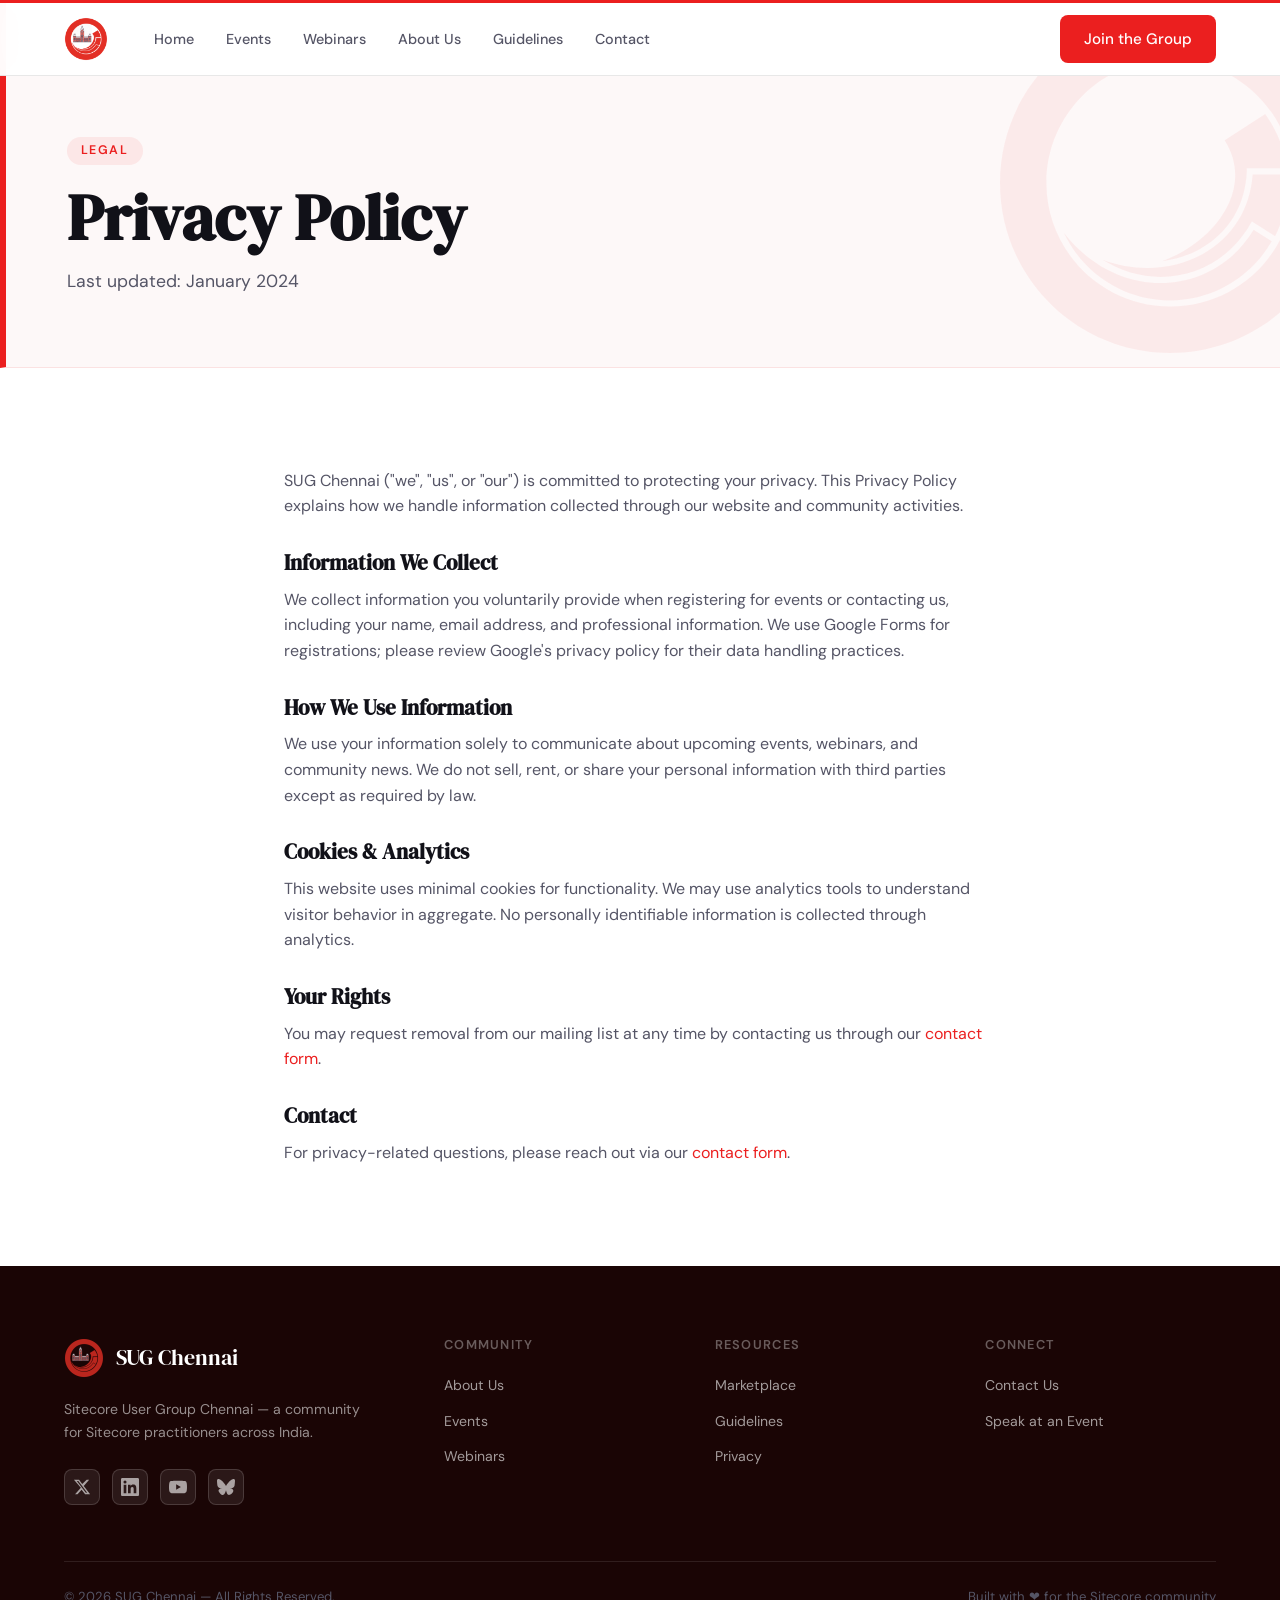
<file: privacy-policy.html>
<!DOCTYPE html>
<html lang="en-IN">
<head>
  <meta charset="UTF-8"/>
  <meta name="viewport" content="width=device-width, initial-scale=1.0"/>
  <!-- SEO -->
  <meta name="description" content="SUG Chennai privacy policy — how we handle your personal information collected through events, webinars, and registrations."/>
  <meta name="keywords" content="SUG Chennai privacy policy, Sitecore User Group data policy"/>
  <meta name="robots" content="index, follow"/>
  <link rel="canonical" href="https://www.sugchennai.co.in/privacy-policy.html"/>
  <!-- Open Graph -->
  <meta property="og:type" content="website"/>
  <meta property="og:site_name" content="SUG Chennai"/>
  <meta property="og:url" content="https://www.sugchennai.co.in/privacy-policy.html"/>
  <meta property="og:title" content="SUG Chennai Privacy Policy"/>
  <meta property="og:description" content="How SUG Chennai handles your personal data collected through events and registrations."/>
  <meta property="og:image" content="https://www.sugchennai.co.in/images/tech/hero-tech.jpg"/>
  <meta property="og:locale" content="en_IN"/>
  <!-- Twitter Card -->
  <meta name="twitter:card" content="summary_large_image"/>
  <meta name="twitter:site" content="@sugchennai"/>
  <meta name="twitter:title" content="SUG Chennai Privacy Policy"/>
  <meta name="twitter:description" content="How SUG Chennai handles your personal data collected through events and registrations."/>
  <meta name="twitter:image" content="https://www.sugchennai.co.in/images/tech/hero-tech.jpg"/>
  <title>Privacy Policy – SUG Chennai | Sitecore User Group</title>
  <link rel="icon" href="images/favicon.png"/>
  <link rel="preconnect" href="https://fonts.googleapis.com"/>
  <link rel="preconnect" href="https://fonts.gstatic.com" crossorigin/>
  <link href="https://fonts.googleapis.com/css2?family=DM+Serif+Display:ital@0;1&family=DM+Sans:ital,opsz,wght@0,9..40,300;0,9..40,400;0,9..40,500;0,9..40,600;1,9..40,300&display=swap" rel="stylesheet"/>
  <link rel="stylesheet" href="style.css"/>
</head>
<body>
  <!-- CONSISTENT HEADER ACROSS ALL PAGES -->
  <nav class="nav" id="nav">
    <div class="nav-inner">
      <a href="index.html" class="nav-logo">
        <img src="images/logo.png" alt="SUG Chennai" onerror="this.style.display='none'; this.nextElementSibling.style.display='flex'"/>
        <span class="logo-text" style="display:none">SUG<span class="accent">.</span></span>
      </a>
      <ul class="nav-links">
        <li><a href="index.html">Home</a></li>
        <li><a href="events.html">Events</a></li>
        <li><a href="webinar.html">Webinars</a></li>
        <li><a href="about.html">About Us</a></li>
        <li><a href="community-guidelines.html">Guidelines</a></li>
        <!-- <li><a href="https://www.meetup.com/sitecore-user-group-chennai/" target="_blank">Meetup</a></li> -->
        <li><a href="contact.html">Contact</a></li>
      </ul>
      <a href="https://forms.gle/367UHdCedxhCTSmX6" target="_blank" class="btn btn-primary nav-cta">Join the Group</a>
      <button class="hamburger" id="hamburger"><span></span><span></span><span></span></button>
    </div>
    <div class="mobile-menu" id="mobileMenu">
      <ul>
        <li><a href="index.html">Home</a></li>
        <li><a href="events.html">Events</a></li>
        <li><a href="webinar.html">Webinars</a></li>
        <li><a href="about.html">About Us</a></li>
        <li><a href="community-guidelines.html">Guidelines</a></li>
        <!-- <li><a href="https://www.meetup.com/sitecore-user-group-chennai/" target="_blank">Meetup</a></li> -->
        <li><a href="contact.html">Contact</a></li>
      </ul>
    </div>
  </nav>

  <div class="page-hero" style="position:relative;overflow:hidden;">
    <img src="images/sitecorelogo.svg" aria-hidden="true" style="position:absolute;right:-60px;top:50%;transform:translateY(-50%);width:340px;height:340px;opacity:0.06;pointer-events:none;"/>
    <div class="container">
      <div class="section-tag">Legal</div>
      <h1>Privacy Policy</h1>
      <p>Last updated: January 2024</p>
    </div>
  </div>

  <section class="section">
    <div class="container" style="max-width:760px;">
      <div style="display:flex;flex-direction:column;gap:32px;">
        <p>SUG Chennai ("we", "us", or "our") is committed to protecting your privacy. This Privacy Policy explains how we handle information collected through our website and community activities.</p>
        <div>
          <h2 style="font-size:1.3rem;margin-bottom:12px;">Information We Collect</h2>
          <p>We collect information you voluntarily provide when registering for events or contacting us, including your name, email address, and professional information. We use Google Forms for registrations; please review Google's privacy policy for their data handling practices.</p>
        </div>
        <div>
          <h2 style="font-size:1.3rem;margin-bottom:12px;">How We Use Information</h2>
          <p>We use your information solely to communicate about upcoming events, webinars, and community news. We do not sell, rent, or share your personal information with third parties except as required by law.</p>
        </div>
        <div>
          <h2 style="font-size:1.3rem;margin-bottom:12px;">Cookies & Analytics</h2>
          <p>This website uses minimal cookies for functionality. We may use analytics tools to understand visitor behavior in aggregate. No personally identifiable information is collected through analytics.</p>
        </div>
        <div>
          <h2 style="font-size:1.3rem;margin-bottom:12px;">Your Rights</h2>
          <p>You may request removal from our mailing list at any time by contacting us through our <a href="https://forms.gle/Ffnz8gtoyaacFeqo8" target="_blank" style="color:var(--accent)">contact form</a>.</p>
        </div>
        <div>
          <h2 style="font-size:1.3rem;margin-bottom:12px;">Contact</h2>
          <p>For privacy-related questions, please reach out via our <a href="https://forms.gle/Ffnz8gtoyaacFeqo8" target="_blank" style="color:var(--accent)">contact form</a>.</p>
        </div>
      </div>
    </div>
  </section>

  <!-- CONSISTENT FOOTER ACROSS ALL PAGES -->
  <footer class="footer">
    <div class="container">
      <div class="footer-top">
        <div class="footer-brand">
          <div style="display:flex;align-items:center;gap:12px;margin-bottom:4px;">
            <img src="images/logo.png" width="40" height="40" alt="SUG Chennai" style="opacity:0.8;"/>
            <span class="footer-logo">SUG Chennai</span>
          </div>
          <p>Sitecore User Group Chennai — a community for Sitecore practitioners across India.</p>
          <div class="social-links">
            <a href="https://twitter.com/sugchennai" target="_blank" aria-label="Twitter"><svg viewBox="0 0 24 24" width="18" height="18" fill="currentColor"><path d="M18.244 2.25h3.308l-7.227 8.26 8.502 11.24H16.17l-4.714-6.231-5.401 6.231H2.744l7.73-8.835L1.254 2.25H8.08l4.259 5.631zm-1.161 17.52h1.833L7.084 4.126H5.117z"/></svg></a>
            <a href="https://www.linkedin.com/groups/8679823/" target="_blank" aria-label="LinkedIn"><svg viewBox="0 0 24 24" width="18" height="18" fill="currentColor"><path d="M20.447 20.452h-3.554v-5.569c0-1.328-.027-3.037-1.852-3.037-1.853 0-2.136 1.445-2.136 2.939v5.667H9.351V9h3.414v1.561h.046c.477-.9 1.637-1.85 3.37-1.85 3.601 0 4.267 2.37 4.267 5.455v6.286zM5.337 7.433a2.062 2.062 0 01-2.063-2.065 2.064 2.064 0 112.063 2.065zm1.782 13.019H3.555V9h3.564v11.452zM22.225 0H1.771C.792 0 0 .774 0 1.729v20.542C0 23.227.792 24 1.771 24h20.451C23.2 24 24 23.227 24 22.271V1.729C24 .774 23.2 0 22.222 0h.003z"/></svg></a>
            <a href="https://www.youtube.com/channel/UCOzk19JDPhqL1rsR-O8bP-g" target="_blank" aria-label="YouTube"><svg viewBox="0 0 24 24" width="18" height="18" fill="currentColor"><path d="M23.498 6.186a3.016 3.016 0 00-2.122-2.136C19.505 3.545 12 3.545 12 3.545s-7.505 0-9.377.505A3.017 3.017 0 00.502 6.186C0 8.07 0 12 0 12s0 3.93.502 5.814a3.016 3.016 0 002.122 2.136c1.871.505 9.376.505 9.376.505s7.505 0 9.377-.505a3.015 3.015 0 002.122-2.136C24 15.93 24 12 24 12s0-3.93-.502-5.814zM9.545 15.568V8.432L15.818 12l-6.273 3.568z"/></svg></a>
            <a href="https://bsky.app/profile/sugchennai.bsky.social" target="_blank" aria-label="Bluesky"><svg viewBox="0 0 24 24" width="18" height="18" fill="currentColor"><path d="M12 10.8c-1.087-2.114-4.046-6.053-6.798-7.995C2.566.944 1.561 1.266.902 1.565.139 1.908 0 3.08 0 3.768c0 .69.378 5.65.624 6.479.815 2.736 3.713 3.66 6.383 3.364.136-.02.275-.039.415-.056-.138.022-.276.04-.415.056-3.912.58-7.387 2.005-2.83 7.078 5.013 5.19 6.87-1.113 7.823-4.308.953 3.195 2.05 9.271 7.733 4.308 4.267-4.308 1.172-6.498-2.74-7.078a8.741 8.741 0 0 1-.415-.056c.14.017.279.036.415.056 2.67.297 5.568-.628 6.383-3.364.246-.828.624-5.79.624-6.478 0-.69-.139-1.861-.902-2.204-.659-.298-1.664-.62-4.3 1.24C16.046 4.748 13.087 8.687 12 10.8Z"/></svg></a>
          </div>
        </div>
        <div class="footer-links">
          <div class="footer-col">
            <h4>Community</h4>
            <ul>
              <li><a href="about.html">About Us</a></li>
              <li><a href="events.html">Events</a></li>
              <li><a href="webinar.html">Webinars</a></li>
            </ul>
          </div>
          <div class="footer-col">
            <h4>Resources</h4>
            <ul>
              <li><a href="market-place-contribution.html">Marketplace</a></li>
              <li><a href="community-guidelines.html">Guidelines</a></li>
              <li><a href="privacy-policy.html">Privacy</a></li>
            </ul>
          </div>
          <div class="footer-col">
            <h4>Connect</h4>
            <ul>
              <li><a href="https://forms.gle/Ffnz8gtoyaacFeqo8" target="_blank">Contact Us</a></li>
              <li><a href="https://forms.gle/ue5XsTCNhnE5Gtj58" target="_blank">Speak at an Event</a></li>
            </ul>
          </div>
        </div>
      </div>
      <div class="footer-bottom">
        <p>© <span class="current-year"></span> SUG Chennai — All Rights Reserved.</p>
        <p>Built with ❤️ for the Sitecore community</p>
      </div>
    </div>
  </footer>

  <script>
    // Update current year in footer
    document.querySelector('.current-year').textContent = new Date().getFullYear();

    // Sticky nav on scroll
    let lastScroll = 0;
    window.addEventListener('scroll', () => {
      const nav = document.getElementById('nav');
      if (window.scrollY > 100) {
        nav.style.boxShadow = '0 4px 20px rgba(0,0,0,0.1)';
      } else {
        nav.style.boxShadow = '0 2px 12px rgba(0,0,0,0.06)';
      }
    });
  </script>

  <script src="main.js"></script>
</body>
</html>
</file>
<file: style.css>
/* ============================================
   SUG Chennai – Global Stylesheet
   Design: White + Sitecore Red professional theme
   ============================================ */

:root {
  --bg: #ffffff;
  --bg-2: #f7f7f8;
  --bg-3: #f0f0f2;
  --surface: #ffffff;
  --surface-2: #f4f4f6;
  --border: rgba(0,0,0,0.09);
  --border-hover: rgba(0,0,0,0.2);
  --text: #111118;
  --text-muted: #555566;
  --text-faint: #99999a;
  --accent: #eb1f1f;
  --accent-light: #ff4444;
  --accent-dim: rgba(235,31,31,0.08);
  --accent-glow: rgba(235,31,31,0.18);
  --blue: #2563eb;
  --green: #16a34a;
  --yellow: #d97706;
  --radius: 12px;
  --radius-lg: 20px;
  --radius-sm: 8px;
  --shadow: 0 2px 16px rgba(0,0,0,0.08);
  --shadow-lg: 0 8px 40px rgba(0,0,0,0.13);
  --font-display: 'DM Serif Display', Georgia, serif;
  --font-body: 'DM Sans', system-ui, sans-serif;
  --nav-h: 72px;
  --max-w: 1200px;
  --transition: 0.2s ease;
}

*, *::before, *::after { box-sizing: border-box; margin: 0; padding: 0; }

html { scroll-behavior: smooth; }

body {
  background: var(--bg);
  color: var(--text);
  font-family: var(--font-body);
  font-size: 16px;
  line-height: 1.6;
  -webkit-font-smoothing: antialiased;
  overflow-x: hidden;
}

a { color: inherit; text-decoration: none; }
img { max-width: 100%; display: block; }
ul { list-style: none; }
button { cursor: pointer; font-family: inherit; }

/* ---- TYPOGRAPHY ---- */
h1, h2, h3, h4, h5 { font-family: var(--font-display); line-height: 1.15; color: var(--text); }
h1 { font-size: clamp(2.4rem, 5vw, 4.2rem); }
h2 { font-size: clamp(1.8rem, 3.5vw, 2.8rem); }
h3 { font-size: clamp(1.2rem, 2.5vw, 1.5rem); }
h4 { font-size: 1.1rem; font-family: var(--font-body); font-weight: 600; }
p { color: var(--text-muted); }
em { font-style: italic; color: var(--accent); }

.accent { color: var(--accent); }

/* ---- LAYOUT ---- */
.container {
  max-width: var(--max-w);
  margin: 0 auto;
  padding: 0 24px;
}

.section { padding: 100px 0; }
.section-alt { background: #fdf8f8; border-top: 1px solid rgba(235,31,31,0.06); border-bottom: 1px solid rgba(235,31,31,0.06); }

.section-header {
  margin-bottom: 56px;
  text-align: center;
}

.section-tag {
  display: inline-block;
  font-size: 0.78rem;
  font-weight: 600;
  letter-spacing: 0.12em;
  text-transform: uppercase;
  color: var(--accent);
  background: var(--accent-dim);
  padding: 4px 14px;
  border-radius: 100px;
  margin-bottom: 16px;
}

.section-title { color: var(--text); margin-bottom: 12px; }

.section-footer {
  margin-top: 52px;
  display: flex;
  gap: 16px;
  justify-content: center;
  flex-wrap: wrap;
}

/* ---- BUTTONS ---- */
.btn {
  display: inline-flex;
  align-items: center;
  gap: 8px;
  padding: 12px 24px;
  border-radius: var(--radius-sm);
  font-weight: 500;
  font-size: 0.95rem;
  transition: all var(--transition);
  border: none;
  cursor: pointer;
  font-family: var(--font-body);
  white-space: nowrap;
}

.btn-primary {
  background: var(--accent);
  color: #fff;
  box-shadow: 0 0 0 0 var(--accent-glow);
}
.btn-primary:hover {
  background: var(--accent-light);
  box-shadow: 0 0 0 4px var(--accent-glow);
  transform: translateY(-1px);
}

.btn-ghost {
  background: transparent;
  color: var(--text);
  border: 1px solid var(--border-hover);
}
.btn-ghost:hover { border-color: var(--accent); color: var(--accent); }

.btn-outline {
  background: transparent;
  color: var(--text-muted);
  border: 1px solid var(--border);
}
.btn-outline:hover { border-color: var(--text-muted); color: var(--text); }

.btn-large { padding: 14px 32px; font-size: 1rem; }
.btn-sm { padding: 8px 16px; font-size: 0.85rem; }

/* ---- NAV ---- */
.nav {
  position: fixed;
  top: 0; left: 0; right: 0;
  z-index: 1000;
  background: rgba(255,255,255,0.97);
  backdrop-filter: blur(16px);
  -webkit-backdrop-filter: blur(16px);
  border-bottom: 1px solid var(--border);
  border-top: 3px solid var(--accent);
  transition: all var(--transition);
  box-shadow: 0 2px 12px rgba(0,0,0,0.06);
}

.nav-inner {
  max-width: var(--max-w);
  margin: 0 auto;
  padding: 0 24px;
  height: var(--nav-h);
  display: flex;
  align-items: center;
  gap: 32px;
}

.nav-logo {
  display: flex;
  align-items: center;
  flex-shrink: 0;
}

.nav-logo img { height: 44px; width: auto; }

.logo-text {
  font-family: var(--font-display);
  font-size: 1.6rem;
  color: var(--text);
}

.nav-links {
  display: flex;
  gap: 4px;
  align-items: center;
  flex: 1;
}

.nav-links a {
  padding: 8px 14px;
  border-radius: var(--radius-sm);
  color: var(--text-muted);
  font-size: 0.9rem;
  font-weight: 500;
  transition: all var(--transition);
}

.nav-links a:hover, .nav-links a.active {
  color: var(--accent);
  background: var(--accent-dim);
}

.nav-cta { flex-shrink: 0; }

.hamburger {
  display: none;
  flex-direction: column;
  gap: 5px;
  background: none;
  border: none;
  padding: 8px;
  margin-left: auto;
}

.hamburger span {
  display: block;
  width: 22px;
  height: 2px;
  background: var(--text);
  border-radius: 2px;
  transition: all var(--transition);
}

.hamburger.open span:nth-child(1) { transform: rotate(45deg) translate(5px, 5px); }
.hamburger.open span:nth-child(2) { opacity: 0; }
.hamburger.open span:nth-child(3) { transform: rotate(-45deg) translate(5px, -5px); }

.mobile-menu {
  display: none;
  background: var(--surface);
  border-top: 1px solid var(--border);
  padding: 16px 24px;
}

.mobile-menu ul { display: flex; flex-direction: column; gap: 4px; }
.mobile-menu a {
  display: block;
  padding: 10px 12px;
  color: var(--text-muted);
  border-radius: var(--radius-sm);
  font-size: 0.95rem;
}
.mobile-menu a:hover { color: var(--text); background: var(--bg); }

/* ---- HERO ---- */
.hero {
  min-height: 100vh;
  display: flex;
  align-items: center;
  position: relative;
  overflow: hidden;
  padding-top: var(--nav-h);
}

.hero-bg {
  position: absolute;
  inset: 0;
  z-index: 0;
}

.hero-grid {
  position: absolute;
  inset: 0;
  background-image:
    linear-gradient(rgba(0,0,0,0.04) 1px, transparent 1px),
    linear-gradient(90deg, rgba(0,0,0,0.04) 1px, transparent 1px);
  background-size: 60px 60px;
  mask-image: radial-gradient(ellipse 80% 60% at 50% 0%, black 40%, transparent 100%);
}

.hero-orb {
  position: absolute;
  border-radius: 50%;
  filter: blur(80px);
  pointer-events: none;
}

.hero-orb-1 {
  width: 700px; height: 700px;
  background: radial-gradient(circle, rgba(235,31,31,0.12) 0%, transparent 65%);
  top: -250px; right: -150px;
}

.hero-orb-2 {
  width: 500px; height: 500px;
  background: radial-gradient(circle, rgba(235,31,31,0.06) 0%, transparent 65%);
  bottom: -100px; left: 50px;
}

.hero-content {
  position: relative;
  z-index: 1;
  max-width: 780px;
  padding-top: 80px;
  padding-bottom: 120px;
}

.hero-badge {
  display: inline-flex;
  align-items: center;
  gap: 8px;
  font-size: 0.8rem;
  font-weight: 600;
  letter-spacing: 0.1em;
  text-transform: uppercase;
  color: var(--text-muted);
  background: var(--surface);
  border: 1px solid var(--border);
  padding: 6px 16px;
  border-radius: 100px;
  margin-bottom: 32px;
}

.badge-dot {
  width: 8px; height: 8px;
  background: var(--green);
  border-radius: 50%;
  box-shadow: 0 0 8px var(--green);
  animation: pulse 2s infinite;
}

@keyframes pulse {
  0%, 100% { opacity: 1; box-shadow: 0 0 8px var(--green); }
  50% { opacity: 0.7; box-shadow: 0 0 16px var(--green); }
}

.hero-title {
  font-size: clamp(3rem, 6vw, 5.5rem);
  line-height: 1.05;
  margin-bottom: 24px;
  letter-spacing: -0.02em;
}

.hero-sub {
  font-size: 1.15rem;
  color: var(--text-muted);
  max-width: 560px;
  margin-bottom: 40px;
  line-height: 1.7;
}

.hero-actions {
  display: flex;
  gap: 16px;
  flex-wrap: wrap;
  margin-bottom: 56px;
}

.hero-stats {
  display: flex;
  align-items: center;
  gap: 32px;
}

.stat { display: flex; flex-direction: column; }
.stat-num { font-family: var(--font-display); font-size: 2rem; color: var(--text); line-height: 1; }
.stat-label { font-size: 0.8rem; color: var(--text-faint); margin-top: 4px; text-transform: uppercase; letter-spacing: 0.08em; }
.stat-divider { width: 1px; height: 40px; background: var(--border); }

.hero-scroll-indicator {
  position: absolute;
  bottom: 40px;
  left: 50%;
  transform: translateX(-50%);
  display: flex;
  flex-direction: column;
  align-items: center;
  gap: 8px;
  color: var(--text-faint);
  font-size: 0.75rem;
  letter-spacing: 0.1em;
  text-transform: uppercase;
}

.scroll-line {
  width: 1px;
  height: 48px;
  background: linear-gradient(to bottom, var(--accent), transparent);
  animation: scroll-line 2s ease infinite;
}

@keyframes scroll-line {
  0% { transform: scaleY(0); transform-origin: top; }
  50% { transform: scaleY(1); transform-origin: top; }
  51% { transform: scaleY(1); transform-origin: bottom; }
  100% { transform: scaleY(0); transform-origin: bottom; }
}

/* ---- HERO IMAGE BG ---- */
.hero-img-bg {
  position: absolute;
  inset: 0;
  background-image: url('images/tech/hero-tech.jpg');
  background-size: cover;
  background-position: center;
  opacity: 0.06;
  z-index: 0;
}

/* ---- SITECORE LOGO WATERMARK (decorative hero) ---- */
.hero-logo-watermark {
  position: absolute;
  right: -120px;
  top: 50%;
  transform: translateY(-50%);
  width: 640px;
  height: 640px;
  opacity: 0.07;
  z-index: 0;
  pointer-events: none;
}

@media (max-width: 900px) {
  .hero-logo-watermark {
    width: 380px;
    height: 380px;
    right: -80px;
    opacity: 0.05;
  }
}

/* ---- IMAGE BREAK ---- */
.img-break {
  position: relative;
  height: 280px;
  overflow: hidden;
}

.img-break img {
  width: 100%;
  height: 100%;
  object-fit: cover;
  object-position: center;
  display: block;
}

.img-break-overlay {
  position: absolute;
  inset: 0;
  display: flex;
  align-items: center;
  justify-content: center;
  background: linear-gradient(
    to right,
    rgba(255,255,255,0.18) 0%,
    rgba(255,255,255,0.05) 50%,
    rgba(255,255,255,0.18) 100%
  );
}

.img-break-text {
  text-align: center;
  padding: 0 24px;
}

.img-break-text span {
  font-family: var(--font-display);
  font-size: clamp(1.1rem, 2.5vw, 1.8rem);
  color: #fff;
  font-style: italic;
  opacity: 1;
  text-shadow: 0 2px 20px rgba(0,0,0,0.5), 0 1px 4px rgba(0,0,0,0.7);
}

/* ---- PAGE HERO WITH IMAGE ---- */
.page-hero-img {
  position: absolute;
  inset: 0;
  background-size: cover;
  background-position: center;
  opacity: 0.9;
}

/* ---- FEATURE IMAGE CARDS ---- */
.img-feature-grid {
  display: grid;
  grid-template-columns: repeat(3, 1fr);
  gap: 0;
  border-radius: var(--radius-lg);
  overflow: hidden;
  margin-top: 40px;
  border: 1px solid var(--border);
}

.img-feature-item {
  position: relative;
  height: 220px;
  overflow: hidden;
}

.img-feature-item img {
  width: 100%;
  height: 100%;
  object-fit: cover;
  filter: none;
  transition: all 0.4s ease;
}

.img-feature-item:hover img {
  filter: none;
  transform: scale(1.04);
}

.img-feature-caption {
  position: absolute;
  bottom: 0; left: 0; right: 0;
  padding: 16px 20px;
  background: linear-gradient(to top, rgba(0,0,0,0.65) 0%, rgba(0,0,0,0.1) 60%, transparent 100%);
}

.img-feature-caption h4 {
  font-size: 0.9rem;
  color: var(--text);
  margin-bottom: 2px;
}

.img-feature-caption p {
  font-size: 0.75rem;
  color: var(--text-muted);
  margin: 0;
}

@media (max-width: 768px) {
  .img-feature-grid { grid-template-columns: 1fr; }
  .img-break { height: 180px; }
}

/* ---- ANIMATE IN ---- */
.animate-in {
  opacity: 0;
  transform: translateY(20px);
  animation: fadeUp 0.7s ease forwards;
}

@keyframes fadeUp {
  to { opacity: 1; transform: translateY(0); }
}

/* ---- ABOUT STRIP ---- */
.about-strip {
  background: var(--bg-2);
  padding: 96px 0;
  border-top: 1px solid var(--border);
  border-bottom: 1px solid var(--border);
}

.about-strip-inner {
  display: grid;
  grid-template-columns: 1fr 1.4fr;
  gap: 80px;
  align-items: center;
}

.about-strip-text h2 {
  font-size: clamp(1.8rem, 3vw, 2.6rem);
  margin-bottom: 20px;
}

.about-strip-text p {
  margin-bottom: 28px;
  line-height: 1.8;
}

.link-arrow {
  color: var(--accent);
  font-weight: 500;
  font-size: 0.95rem;
  transition: gap var(--transition);
}
.link-arrow:hover { text-decoration: underline; }

.about-strip-features {
  display: flex;
  flex-direction: column;
  gap: 20px;
}

.feature-card {
  background: var(--surface);
  border: 1px solid var(--border);
  border-left: 3px solid transparent;
  border-radius: var(--radius);
  padding: 24px;
  display: flex;
  gap: 20px;
  align-items: flex-start;
  transition: all var(--transition);
  box-shadow: var(--shadow);
}

.feature-card:hover {
  border-color: var(--border-hover);
  border-left-color: var(--accent);
  transform: translateY(-2px);
  box-shadow: var(--shadow-lg);
}

.feature-icon { font-size: 1.5rem; flex-shrink: 0; }

.feature-card h3 {
  font-size: 1rem;
  font-family: var(--font-body);
  font-weight: 600;
  color: var(--text);
  margin-bottom: 6px;
}

.feature-card p { font-size: 0.88rem; margin: 0; }

/* ---- UPCOMING CARDS ---- */
.upcoming-grid {
  display: grid;
  grid-template-columns: repeat(auto-fill, minmax(320px, 1fr));
  gap: 24px;
}

.upcoming-card {
  background: var(--surface);
  border: 1px solid var(--border);
  border-radius: var(--radius-lg);
  padding: 28px;
  display: flex;
  flex-direction: column;
  gap: 12px;
  transition: all var(--transition);
  position: relative;
  overflow: hidden;
}

.upcoming-card::before {
  content: '';
  position: absolute;
  top: 0; left: 0; right: 0;
  height: 3px;
  background: linear-gradient(90deg, var(--accent), transparent);
  opacity: 0;
  transition: opacity var(--transition);
}

.upcoming-card:hover {
  border-color: var(--border-hover);
  transform: translateY(-3px);
  box-shadow: var(--shadow);
}

.upcoming-card:hover::before { opacity: 1; }

.upcoming-card-type {
  font-size: 0.78rem;
  color: var(--text-faint);
  text-transform: uppercase;
  letter-spacing: 0.08em;
}

.upcoming-card-date {
  font-family: var(--font-display);
  font-size: 1rem;
  color: var(--accent);
}

.upcoming-card h3 { font-size: 1.1rem; color: var(--text); line-height: 1.35; }
.upcoming-card p { font-size: 0.88rem; margin: 0; flex: 1; }

.upcoming-card-meta {
  display: flex;
  flex-direction: column;
  gap: 6px;
  font-size: 0.82rem;
  color: var(--text-faint);
}

.upcoming-card-tags {
  display: flex;
  flex-wrap: wrap;
  gap: 6px;
}

.upcoming-card-buttons {
  display: grid;
  grid-template-columns: 1fr 1fr;
  gap: 12px;
  width: 100%;
  margin-top: 8px;
}

.upcoming-card-buttons .btn {
  display: flex;
  justify-content: center;
  width: 100%;
  padding: 10px 16px;
  font-size: 0.9rem;
}

/* ---- WEBINAR CARDS ---- */
.webinar-grid {
  display: grid;
  grid-template-columns: repeat(auto-fill, minmax(340px, 1fr));
  gap: 24px;
}

.webinar-card {
  background: var(--surface);
  border: 1px solid var(--border);
  border-radius: var(--radius-lg);
  padding: 28px;
  display: flex;
  flex-direction: column;
  gap: 12px;
  transition: all var(--transition);
}

.webinar-card:hover { border-color: var(--border-hover); transform: translateY(-2px); }

.webinar-card h3 { font-size: 1.05rem; color: var(--text); line-height: 1.4; }
.webinar-card p { font-size: 0.88rem; flex: 1; margin: 0; }

.webinar-meta {
  display: flex;
  gap: 16px;
  font-size: 0.82rem;
  color: var(--text-faint);
  flex-wrap: wrap;
}

.webinar-tags { display: flex; flex-wrap: wrap; gap: 6px; }

/* ---- TAGS ---- */
.tag {
  display: inline-block;
  font-size: 0.75rem;
  font-weight: 500;
  background: var(--surface-2);
  border: 1px solid var(--border);
  color: var(--text-muted);
  padding: 3px 10px;
  border-radius: 100px;
}

/* ---- CTA SECTION ---- */
.cta-section {
  background: var(--accent);
  border-top: none;
  border-bottom: none;
  padding: 80px 0;
  position: relative;
  overflow: hidden;
}

.cta-section::before {
  content: '';
  position: absolute;
  right: -80px;
  top: 50%;
  transform: translateY(-50%);
  width: 400px;
  height: 400px;
  background: url('images/sitecorelogo.svg') no-repeat center / contain;
  opacity: 0.08;
  pointer-events: none;
}

.cta-inner {
  display: flex;
  align-items: center;
  justify-content: space-between;
  gap: 48px;
  position: relative;
  z-index: 1;
}

.cta-text h2 { font-size: clamp(1.5rem, 3vw, 2.2rem); margin-bottom: 12px; color: #fff; }
.cta-text p { max-width: 480px; color: rgba(255,255,255,0.8); }

.cta-actions { display: flex; gap: 16px; flex-wrap: wrap; flex-shrink: 0; }

.cta-section .btn-primary {
  background: #fff;
  color: var(--accent);
}
.cta-section .btn-primary:hover {
  background: #fff;
  color: var(--accent-light);
  box-shadow: 0 0 0 4px rgba(255,255,255,0.3);
}
.cta-section .btn-ghost {
  border-color: rgba(255,255,255,0.5);
  color: #fff;
}
.cta-section .btn-ghost:hover {
  border-color: #fff;
  color: #fff;
  background: rgba(255,255,255,0.1);
}

/* ---- FOOTER ---- */
.footer {
  background: #1a0505;
  padding: 72px 0 0;
  border-top: none;
}

.footer-top {
  display: grid;
  grid-template-columns: 300px 1fr;
  gap: 80px;
  padding-bottom: 56px;
  border-bottom: 1px solid rgba(255,255,255,0.1);
}

.footer-brand { display: flex; flex-direction: column; gap: 16px; }

.footer-logo {
  font-family: var(--font-display);
  font-size: 1.4rem;
  color: #fff;
}

.footer-brand p { font-size: 0.88rem; line-height: 1.7; color: rgba(255,255,255,0.55); }

.social-links {
  display: flex;
  gap: 12px;
  margin-top: 8px;
}

.social-links a {
  display: flex;
  align-items: center;
  justify-content: center;
  width: 36px;
  height: 36px;
  background: rgba(255,255,255,0.08);
  border: 1px solid rgba(255,255,255,0.15);
  border-radius: var(--radius-sm);
  color: rgba(255,255,255,0.6);
  transition: all var(--transition);
}

.social-links a:hover { border-color: var(--accent); color: #fff; background: var(--accent); }

.footer-links {
  display: grid;
  grid-template-columns: repeat(3, 1fr);
  gap: 40px;
}

.footer-col h4 {
  font-size: 0.8rem;
  font-weight: 600;
  letter-spacing: 0.1em;
  text-transform: uppercase;
  color: rgba(255,255,255,0.35);
  margin-bottom: 20px;
  font-family: var(--font-body);
}

.footer-col ul { display: flex; flex-direction: column; gap: 10px; }
.footer-col a { font-size: 0.88rem; color: rgba(255,255,255,0.6); transition: color var(--transition); }
.footer-col a:hover { color: #fff; }

.footer-bottom {
  display: flex;
  justify-content: space-between;
  align-items: center;
  padding: 24px 0;
  font-size: 0.82rem;
  color: rgba(255,255,255,0.3);
}

/* ---- STATUS BADGES ---- */
.status-badge {
  display: inline-flex;
  align-items: center;
  gap: 6px;
  font-size: 0.75rem;
  font-weight: 600;
  padding: 4px 12px;
  border-radius: 100px;
}

.status-upcoming { background: rgba(34,197,94,0.1); color: var(--green); }
.status-completed { background: rgba(148,163,184,0.1); color: var(--text-faint); }

/* ---- PAGE HERO ---- */
.page-hero {
  padding: calc(var(--nav-h) + 64px) 0 72px;
  background: #fdf8f8;
  border-bottom: 1px solid rgba(235,31,31,0.1);
  border-left: 6px solid var(--accent);
}

.page-hero h1 { margin-bottom: 12px; }
.page-hero p { font-size: 1.1rem; max-width: 560px; }

/* ---- LOADING / EMPTY ---- */
.loading-placeholder, .empty-state {
  grid-column: 1/-1;
  text-align: center;
  padding: 60px 24px;
  color: var(--text-faint);
  font-size: 0.95rem;
}

.empty-state a { color: var(--accent); }

/* ---- TEAM GRID ---- */
.team-grid {
  display: grid;
  grid-template-columns: repeat(auto-fill, minmax(220px, 1fr));
  gap: 24px;
}

.team-card {
  background: var(--surface);
  border: 1px solid var(--border);
  border-radius: var(--radius-lg);
  padding: 28px 24px;
  text-align: center;
  transition: all var(--transition);
}

.team-card:hover { border-color: var(--border-hover); transform: translateY(-2px); }

.team-avatar {
  width: 80px;
  height: 80px;
  border-radius: 50%;
  object-fit: cover;
  margin: 0 auto 16px;
  border: 3px solid var(--accent);
}

.team-card:hover .team-avatar {
  box-shadow: 0 0 0 4px var(--accent-dim);
}

.team-card h3 { font-size: 1rem; color: var(--text); margin-bottom: 4px; }
.team-card .team-role { font-size: 0.8rem; color: var(--accent); font-weight: 600; margin-bottom: 4px; display: block; }
.team-card .team-title { font-size: 0.82rem; color: var(--text-faint); margin-bottom: 16px; }

.team-socials { display: flex; justify-content: center; gap: 8px; }
.team-socials a {
  font-size: 0.75rem;
  color: var(--text-faint);
  background: var(--surface-2);
  padding: 4px 10px;
  border-radius: 100px;
  border: 1px solid var(--border);
  transition: all var(--transition);
}
.team-socials a:hover { color: var(--accent); border-color: var(--accent); }

/* ---- EVENT/WEBINAR LIST ---- */
.events-list { display: flex; flex-direction: column; gap: 20px; }

.event-item {
  background: var(--surface);
  border: 1px solid var(--border);
  border-left: 6px solid var(--accent);
  border-radius: var(--radius-lg);
  padding: 24px;
  display: grid;
  grid-template-columns: 80px 1fr auto;
  gap: 24px;
  align-items: flex-start;
  transition: all var(--transition);
  box-shadow: var(--shadow);
}

.event-item:hover {
  border-color: var(--border-hover);
  transform: translateY(-2px);
  box-shadow: var(--shadow-lg);
}

.event-date-block {
  text-align: center;
  background: var(--surface-2);
  border-radius: var(--radius-sm);
  padding: 12px 8px;
  min-width: 80px;
  flex-shrink: 0;
}

.event-day { font-family: var(--font-display); font-size: 1.8rem; color: var(--accent); line-height: 1; font-weight: 700; }
.event-month { font-size: 0.7rem; color: var(--text-faint); text-transform: uppercase; letter-spacing: 0.08em; margin-top: 2px; }
.event-year { font-size: 0.7rem; color: var(--text-faint); }

.event-info { padding-top: 2px; }
.event-info h3 { color: var(--text); margin-bottom: 8px; font-size: 1.1rem; }
.event-info p { font-size: 0.9rem; margin: 0; color: var(--text-muted); line-height: 1.5; }
.event-info-meta { display: flex; gap: 16px; flex-wrap: wrap; margin-top: 10px; font-size: 0.85rem; color: var(--text-faint); }

.event-action { flex-shrink: 0; padding-top: 2px; }

.event-action-buttons {
  display: grid;
  grid-template-columns: 1fr 1fr;
  gap: 12px;
  width: 100%;
}

.event-action-buttons .btn {
  display: flex;
  justify-content: center;
  width: 100%;
}

@media (max-width: 640px) {
  .event-action-buttons {
    grid-template-columns: 1fr 1fr;
  }
}

/* ---- ADMIN PAGE STYLES ---- */
.admin-form {
  background: var(--surface);
  border: 1px solid var(--border);
  border-radius: var(--radius-lg);
  padding: 40px;
  max-width: 700px;
}

.form-group {
  display: flex;
  flex-direction: column;
  gap: 8px;
  margin-bottom: 24px;
}

.form-group label {
  font-size: 0.85rem;
  font-weight: 600;
  color: var(--text-muted);
  text-transform: uppercase;
  letter-spacing: 0.08em;
}

.form-group input,
.form-group textarea,
.form-group select {
  background: var(--bg);
  border: 1px solid var(--border);
  border-radius: var(--radius-sm);
  padding: 12px 16px;
  color: var(--text);
  font-family: var(--font-body);
  font-size: 0.95rem;
  transition: border-color var(--transition);
  width: 100%;
}

.form-group input:focus,
.form-group textarea:focus,
.form-group select:focus {
  outline: none;
  border-color: var(--accent);
}

.form-group textarea { min-height: 120px; resize: vertical; }

.form-row { display: grid; grid-template-columns: 1fr 1fr; gap: 20px; }

.form-group select option { background: var(--bg-2); }

/* ---- RESPONSIVE ---- */
@media (max-width: 900px) {
  .nav-links, .nav-cta { display: none; }
  .hamburger { display: flex; }
  .mobile-menu.open { display: block; }

  .about-strip-inner { grid-template-columns: 1fr; gap: 48px; }
  .footer-top { grid-template-columns: 1fr; gap: 48px; }
  .footer-links { grid-template-columns: repeat(2, 1fr); }

  .cta-inner { flex-direction: column; text-align: center; }
  .cta-text p { margin: 0 auto; }

  .event-item { grid-template-columns: auto 1fr auto; }
  .form-row { grid-template-columns: 1fr; }
}

/* Desktop: Stack buttons vertically with equal width */
@media (min-width: 901px) {
  .event-action-buttons {
    grid-template-columns: 1fr;
    max-width: 180px;
  }
}

@media (max-width: 640px) {
  :root { --nav-h: 60px; }
  .hero-stats { flex-wrap: wrap; gap: 20px; }
  .stat-divider { display: none; }
  .footer-links { grid-template-columns: 1fr 1fr; }
  .footer-bottom { flex-direction: column; gap: 8px; text-align: center; }
  .upcoming-grid, .webinar-grid { grid-template-columns: 1fr; }
  .admin-form { padding: 24px; }
  
  .event-item { grid-template-columns: 1fr; gap: 16px; padding: 20px; }
  .event-date-block { min-width: 100%; }
}

/* ---- SCROLL TO TOP ---- */
.scroll-top {
  position: fixed;
  bottom: 32px;
  right: 32px;
  width: 44px;
  height: 44px;
  background: #fff;
  border: 1.5px solid var(--border-hover);
  border-radius: 50%;
  display: flex;
  align-items: center;
  justify-content: center;
  cursor: pointer;
  color: var(--text-muted);
  opacity: 0;
  transform: translateY(12px);
  transition: all var(--transition);
  z-index: 500;
  font-size: 18px;
  line-height: 1;
  box-shadow: 0 4px 16px rgba(0,0,0,0.1);
}
.scroll-top.visible {
  opacity: 1;
  transform: translateY(0);
}
.scroll-top:hover {
  background: var(--accent);
  border-color: var(--accent);
  color: #fff;
  box-shadow: 0 4px 20px rgba(235,31,31,0.3);
}

/* ---- SEARCH / FILTER BAR ---- */
.filter-bar {
  display: flex;
  gap: 12px;
  margin-bottom: 36px;
  flex-wrap: wrap;
  align-items: center;
}
.filter-btn {
  background: var(--surface);
  border: 1px solid var(--border);
  border-radius: 100px;
  padding: 8px 18px;
  font-size: 0.85rem;
  color: var(--text-muted);
  cursor: pointer;
  font-family: var(--font-body);
  transition: all var(--transition);
}
.filter-btn:hover, .filter-btn.active {
  background: var(--accent-dim);
  border-color: var(--accent);
  color: var(--accent);
}
</file>
